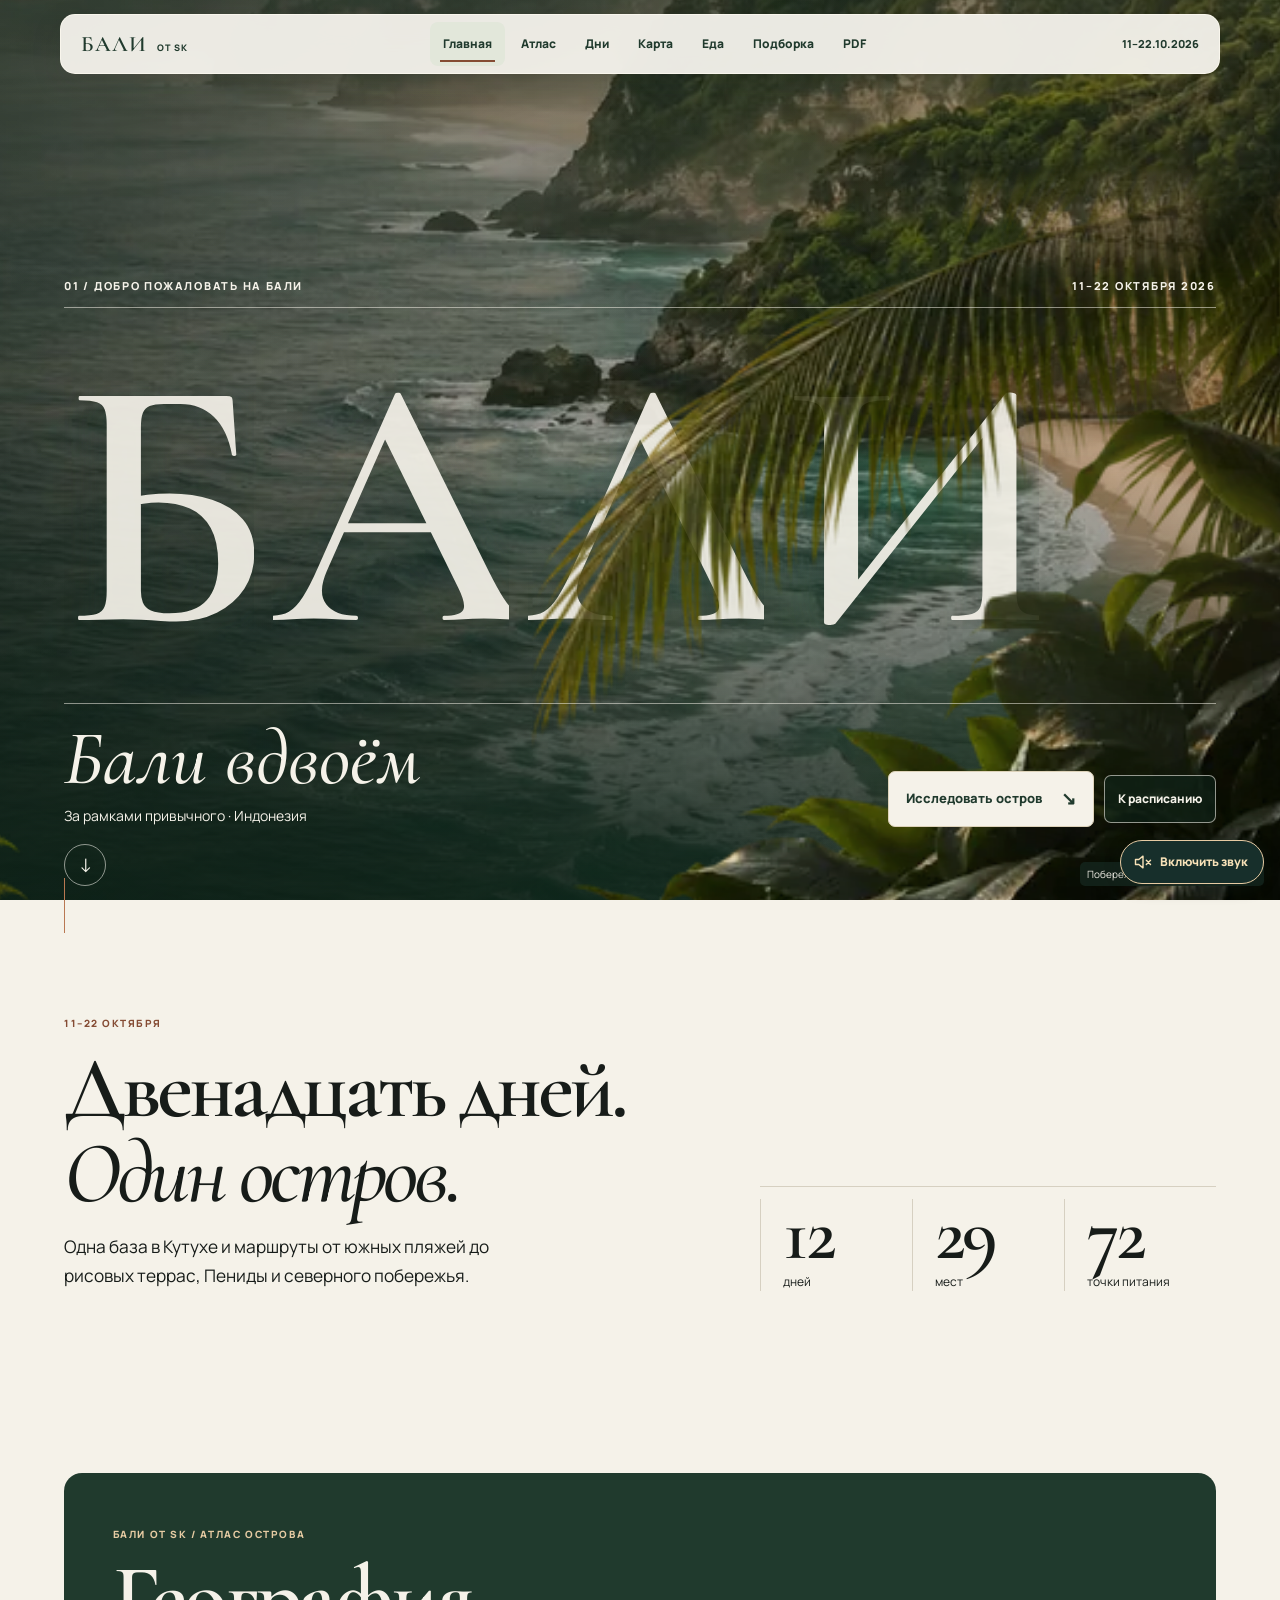
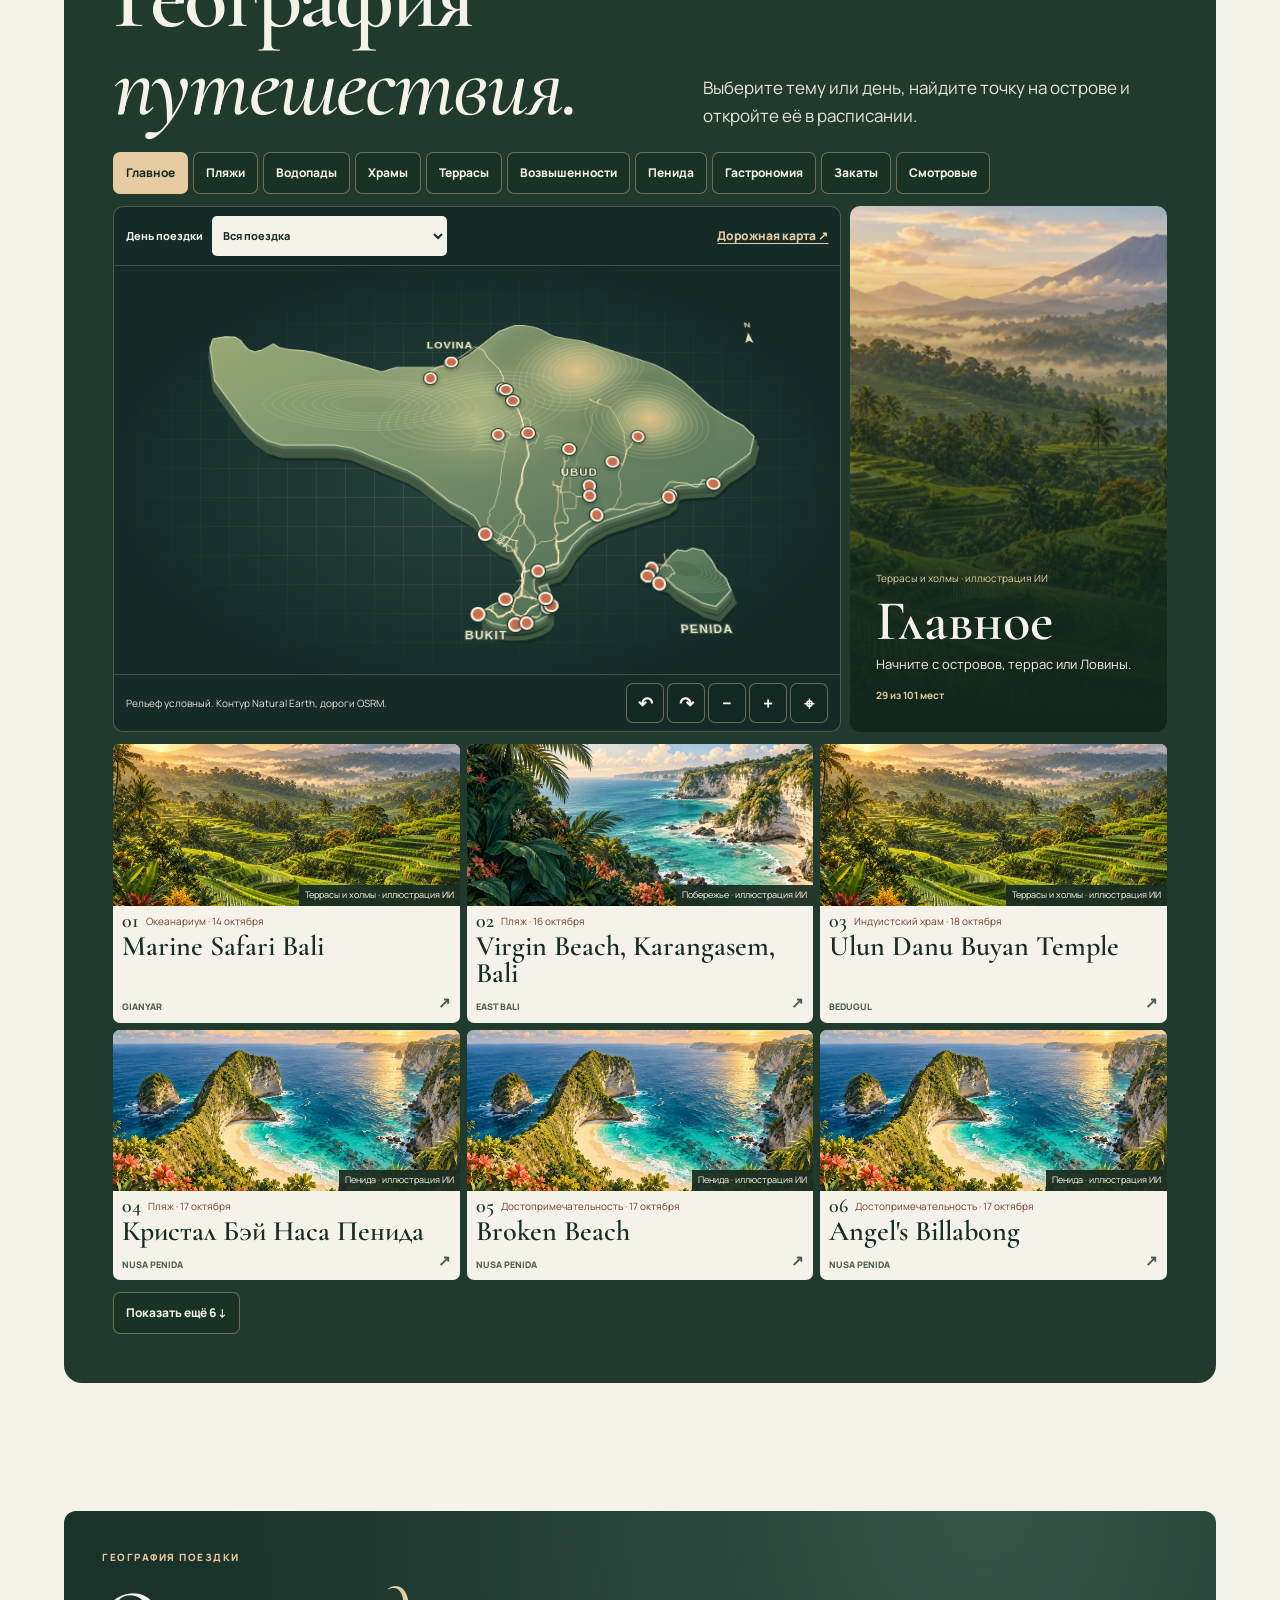
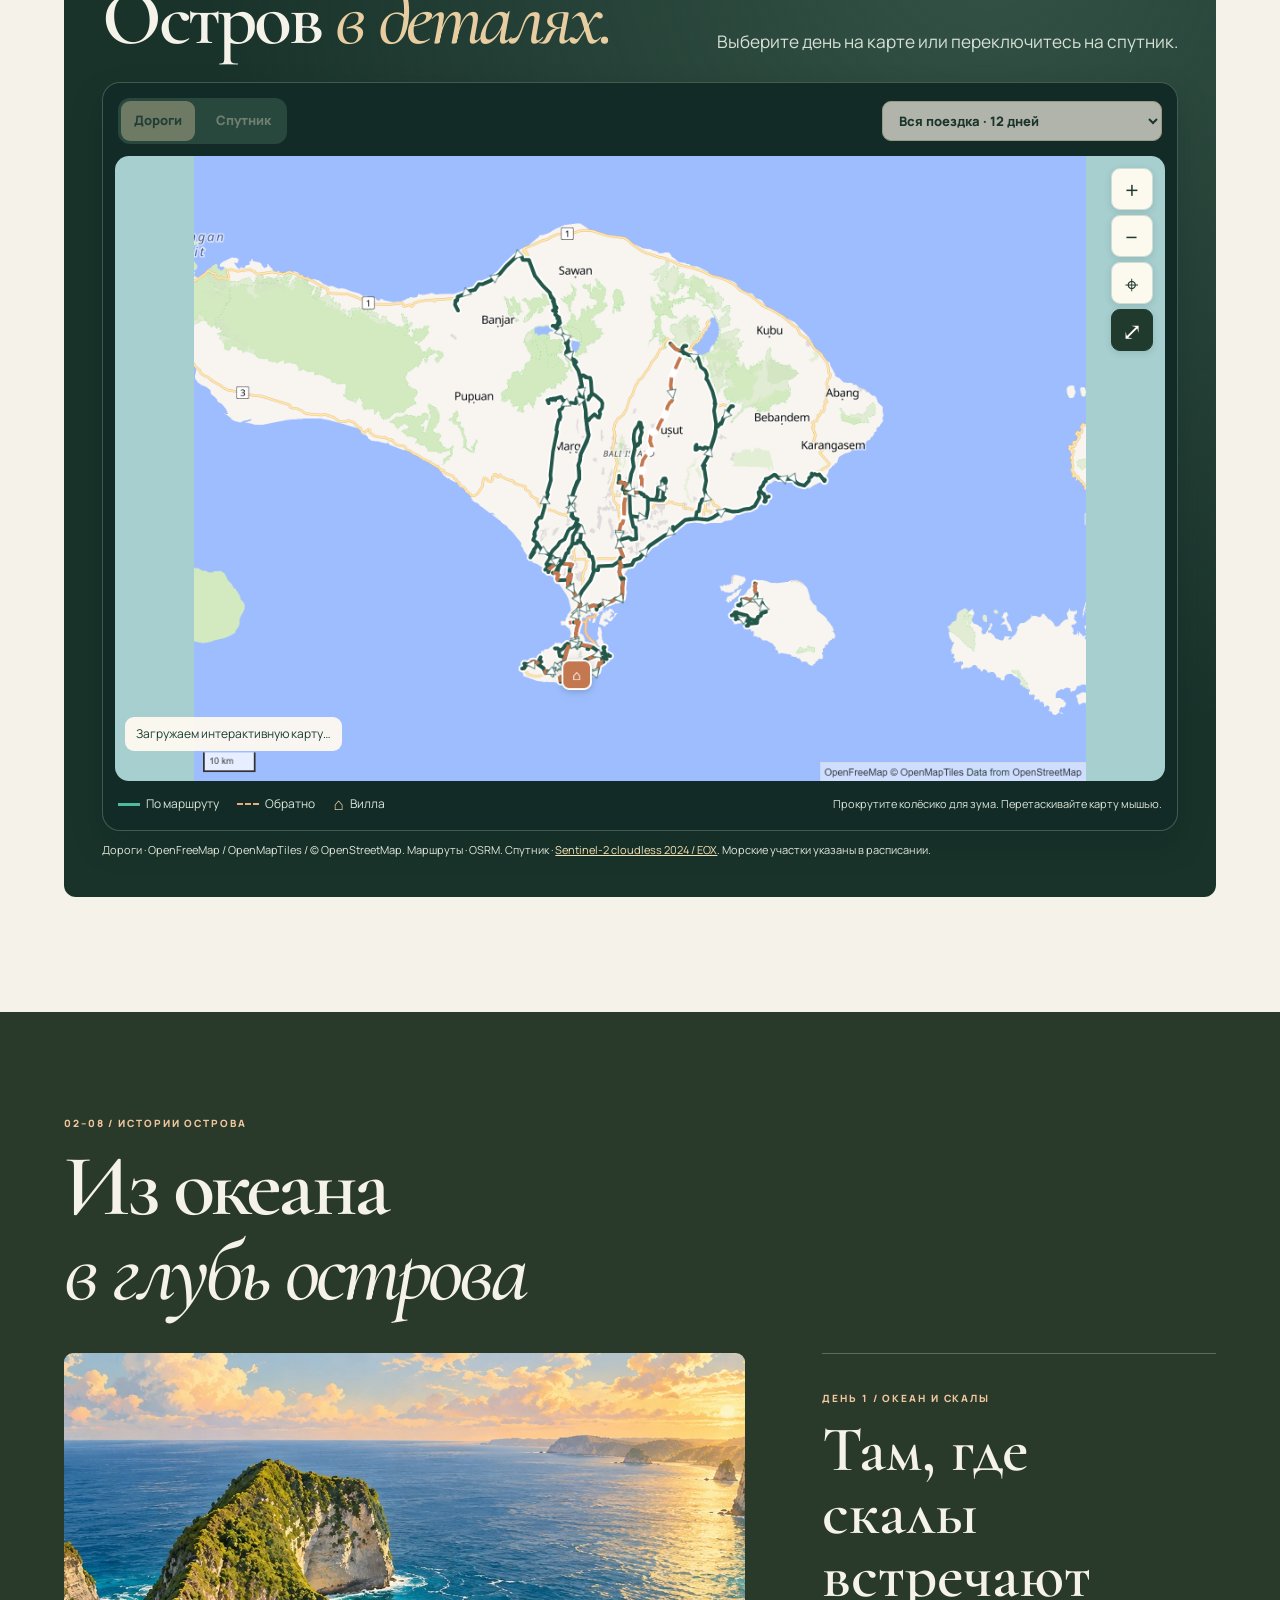
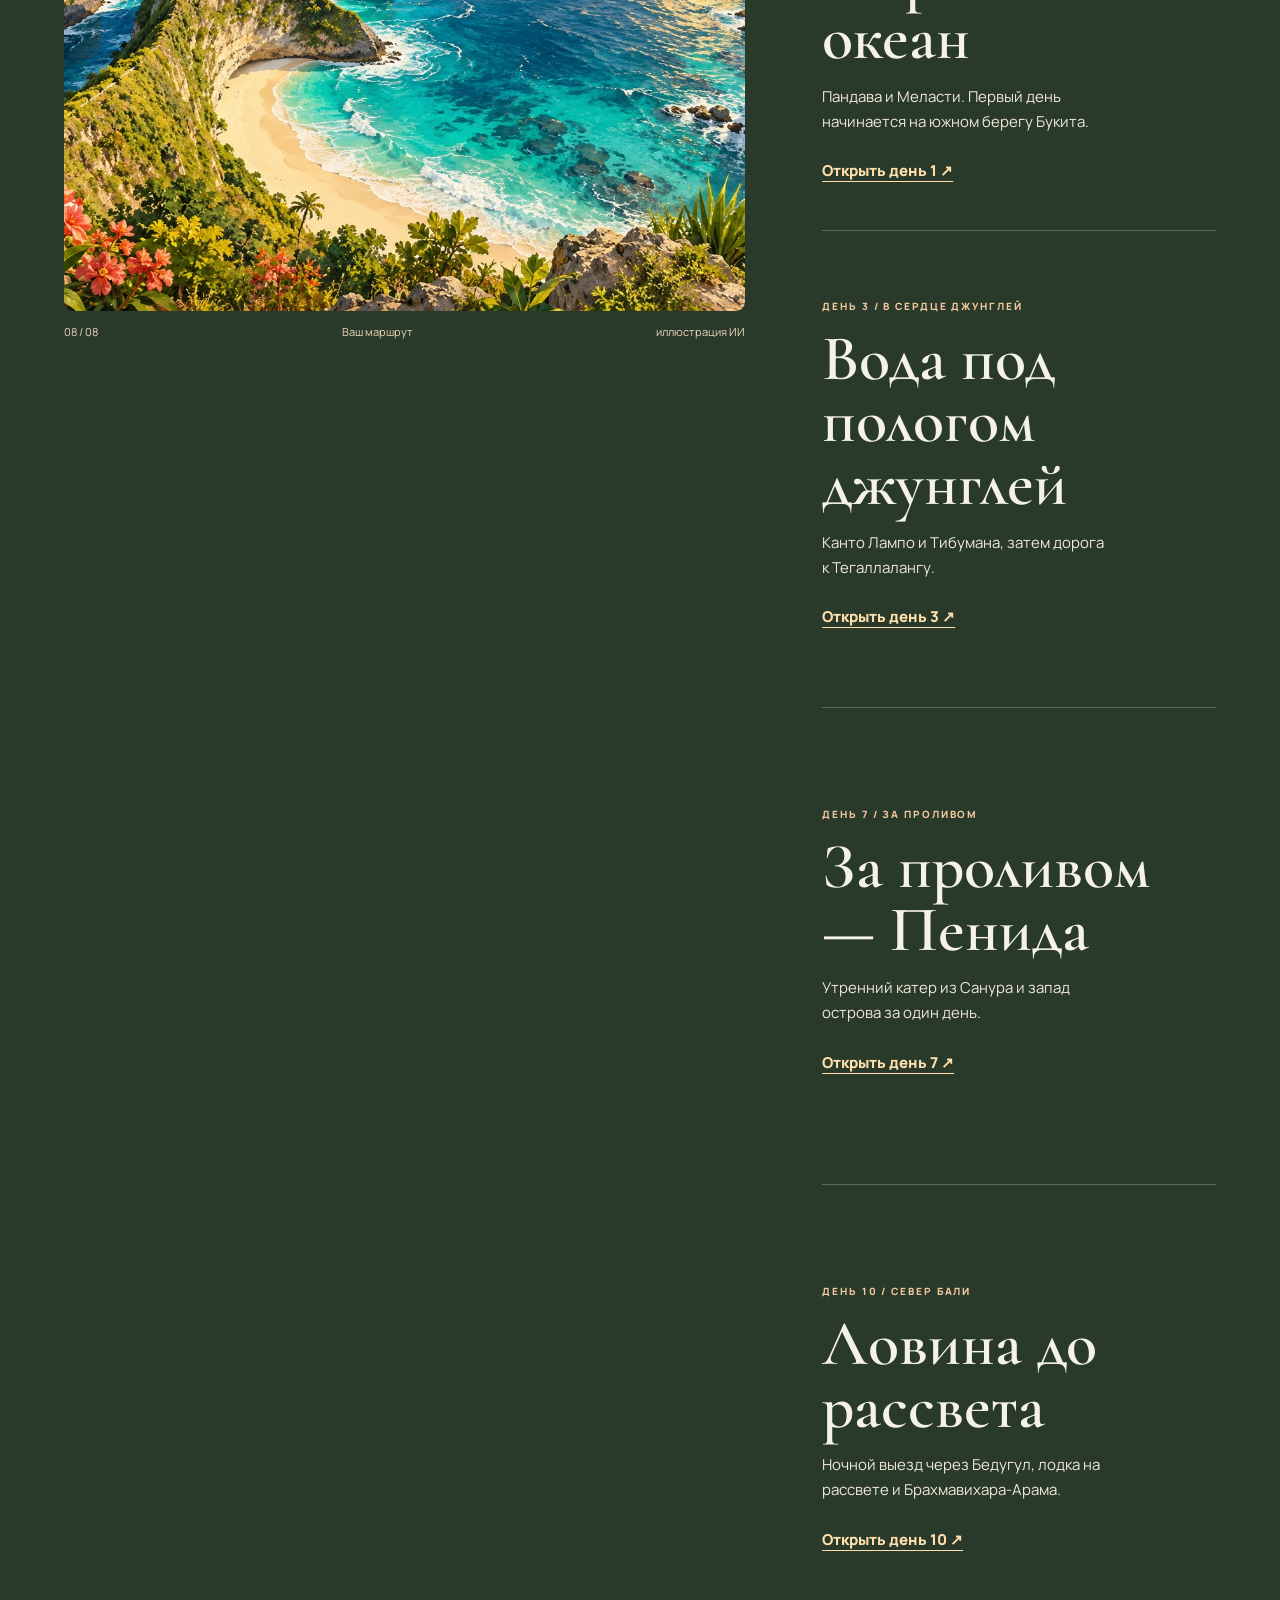
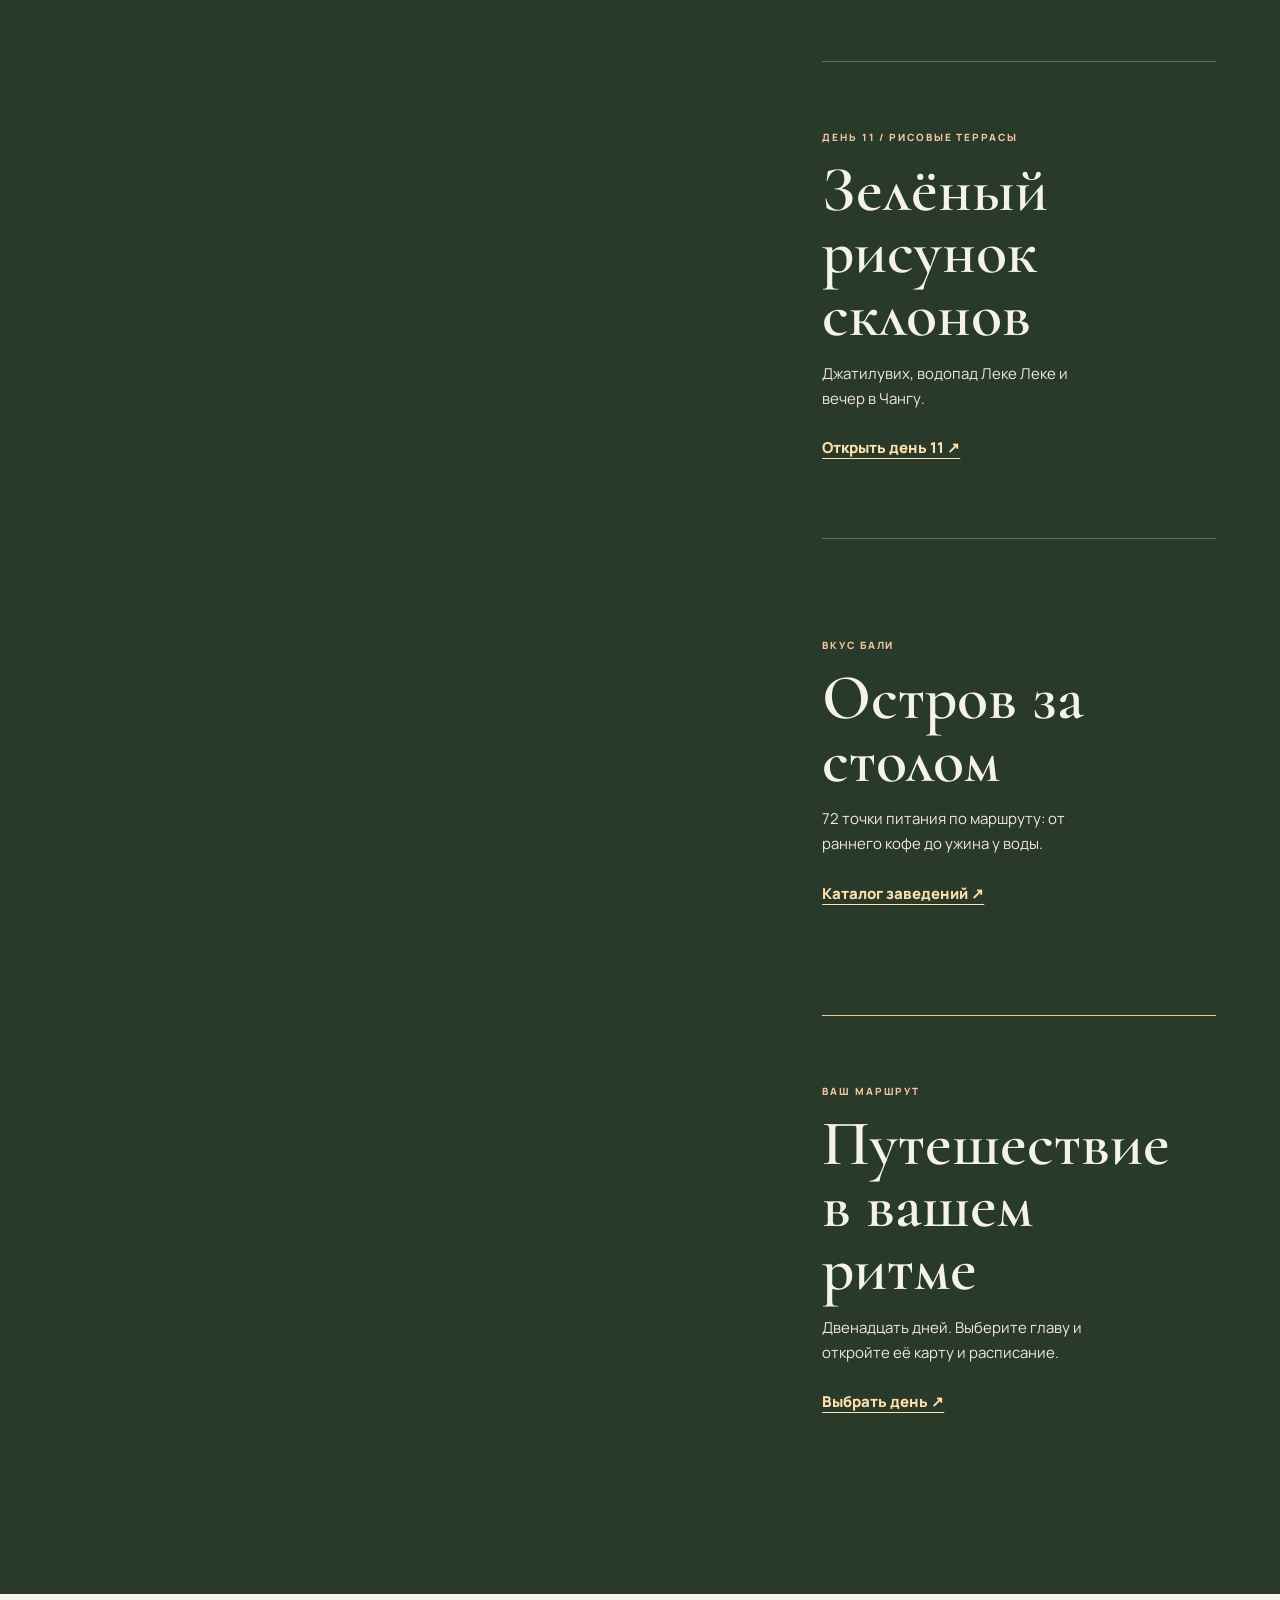
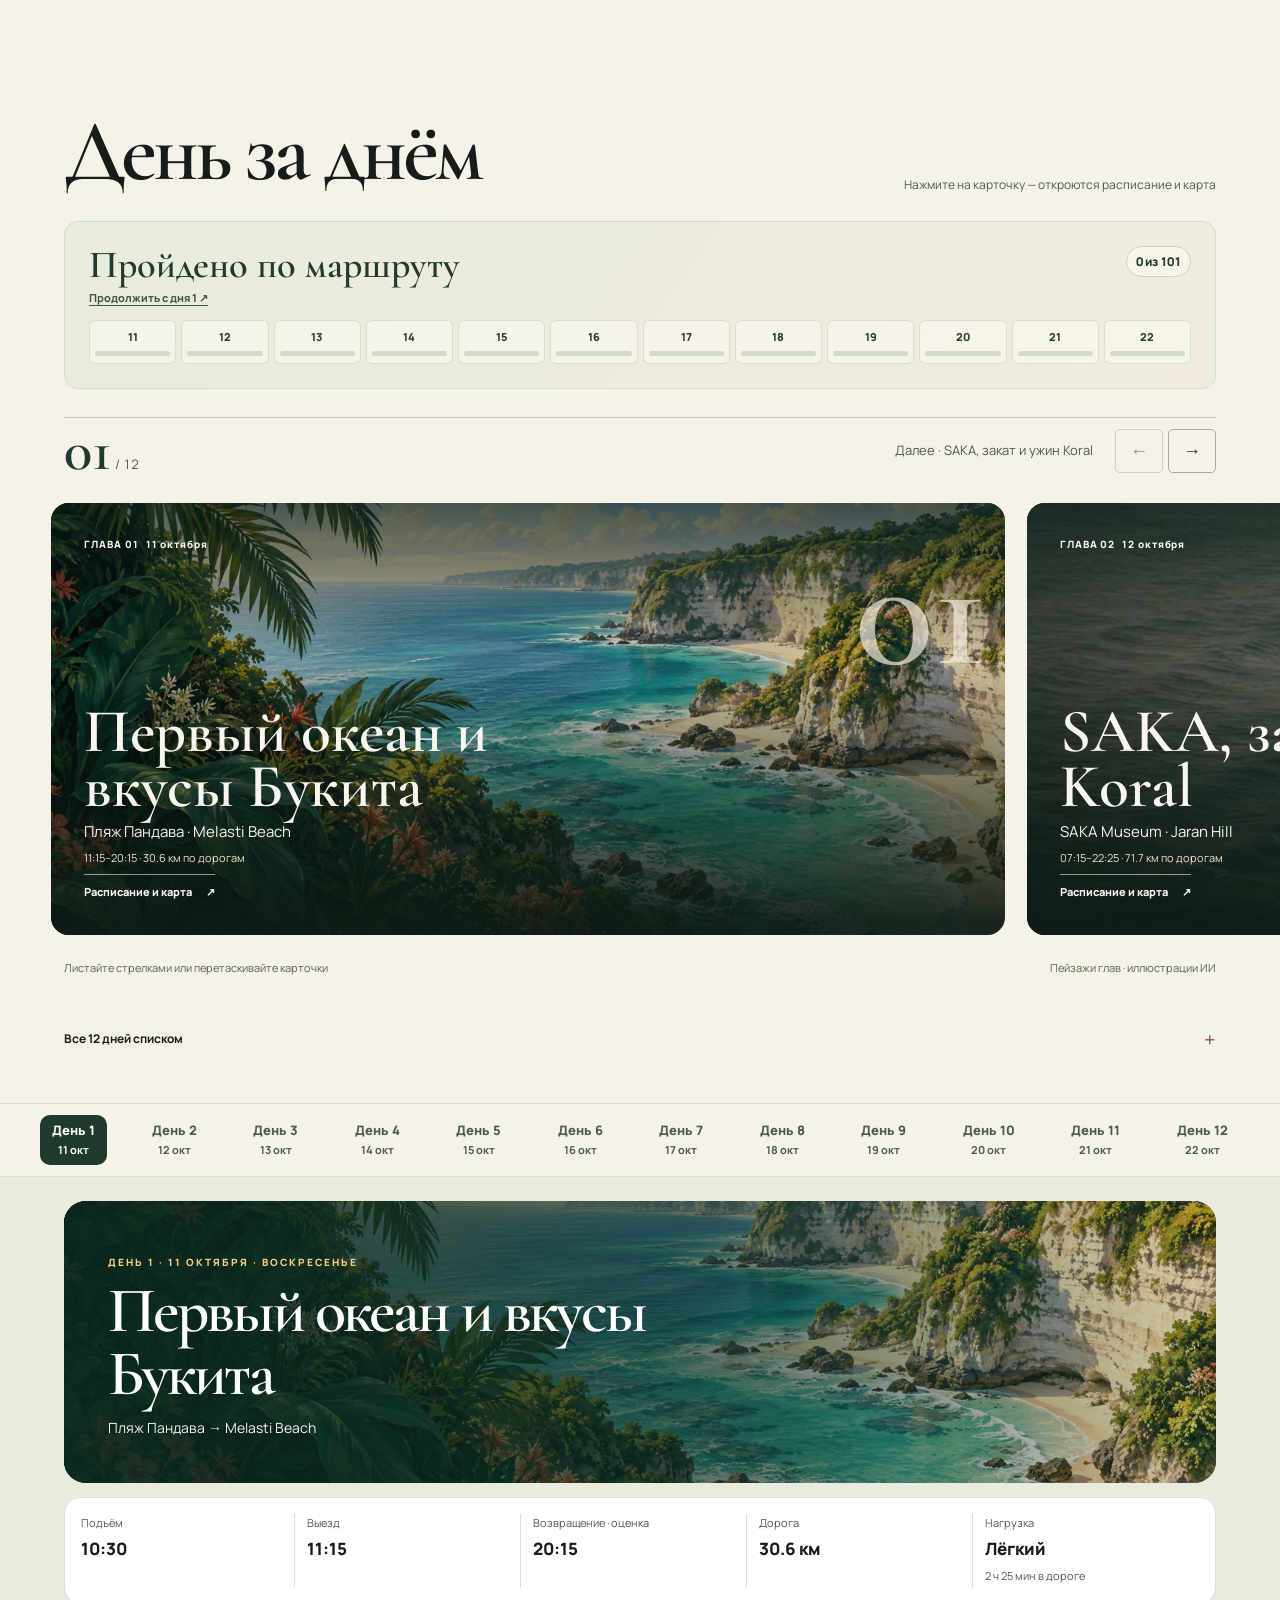
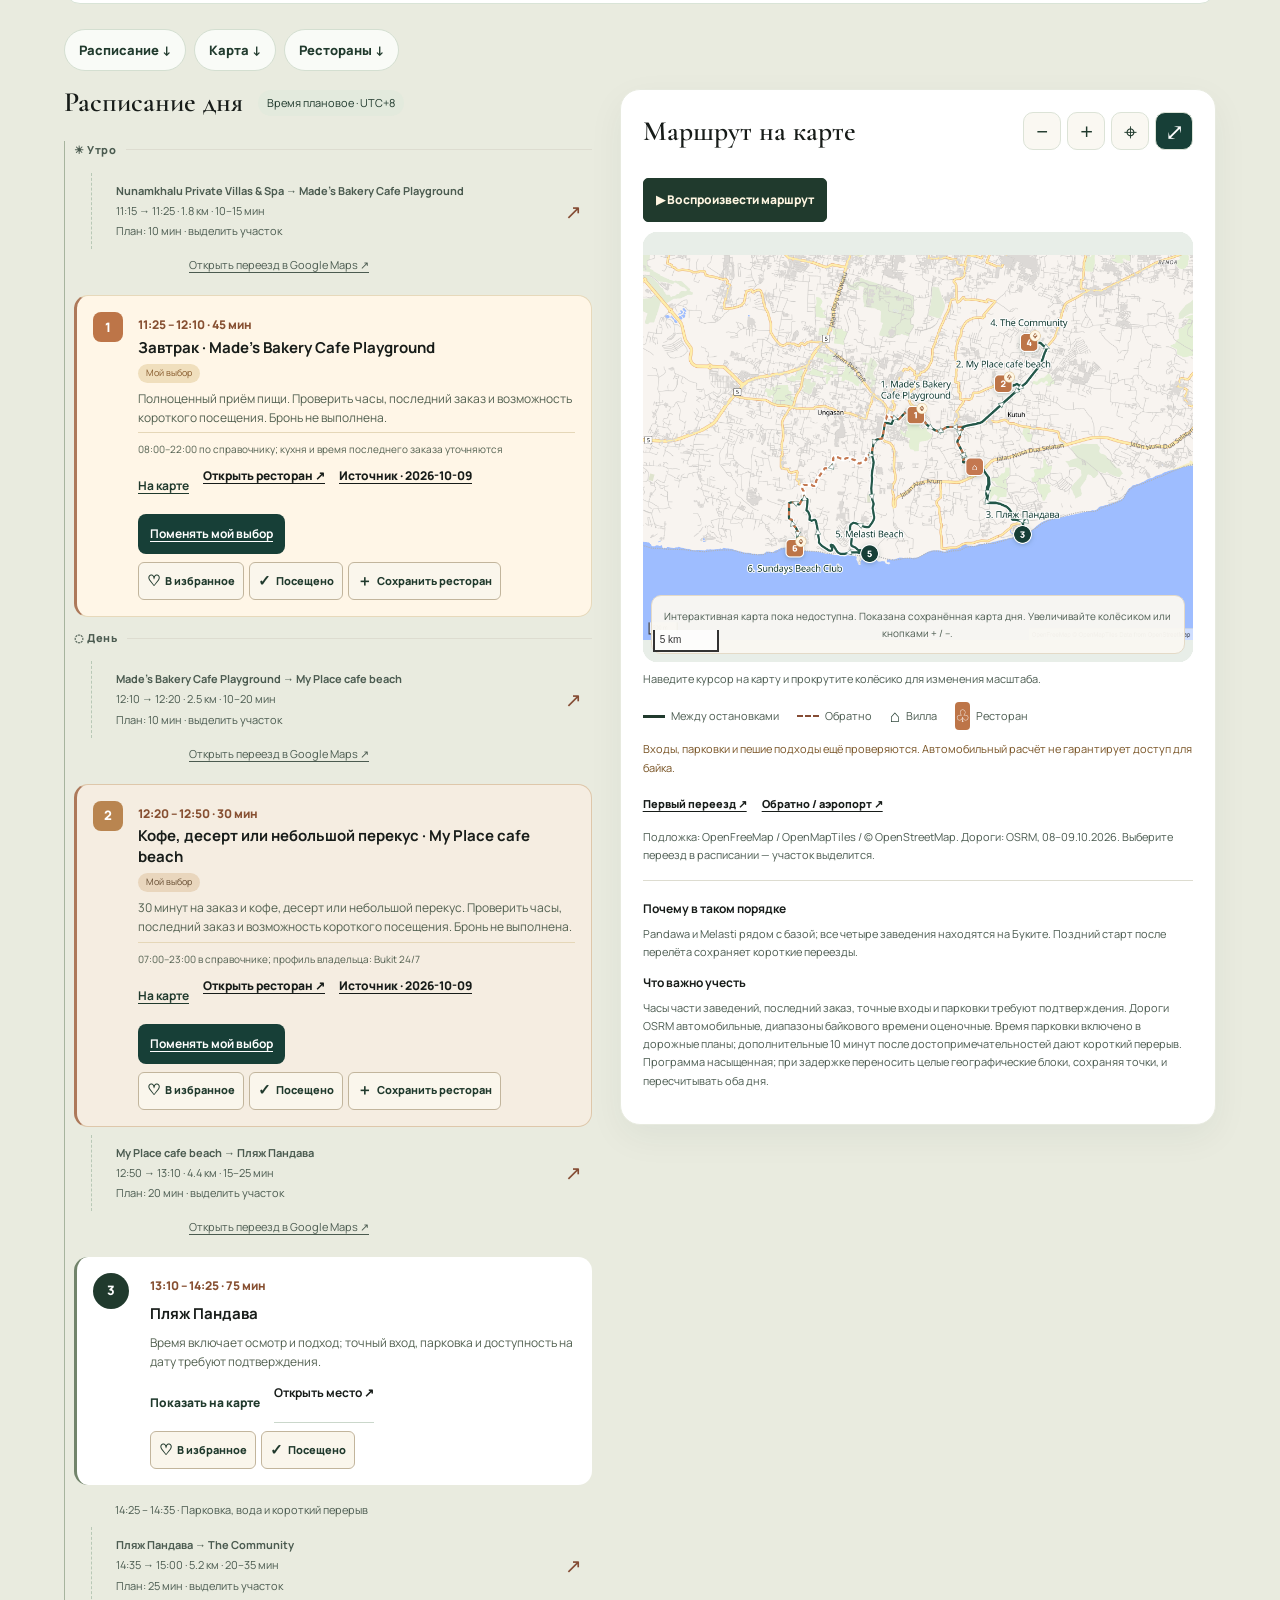
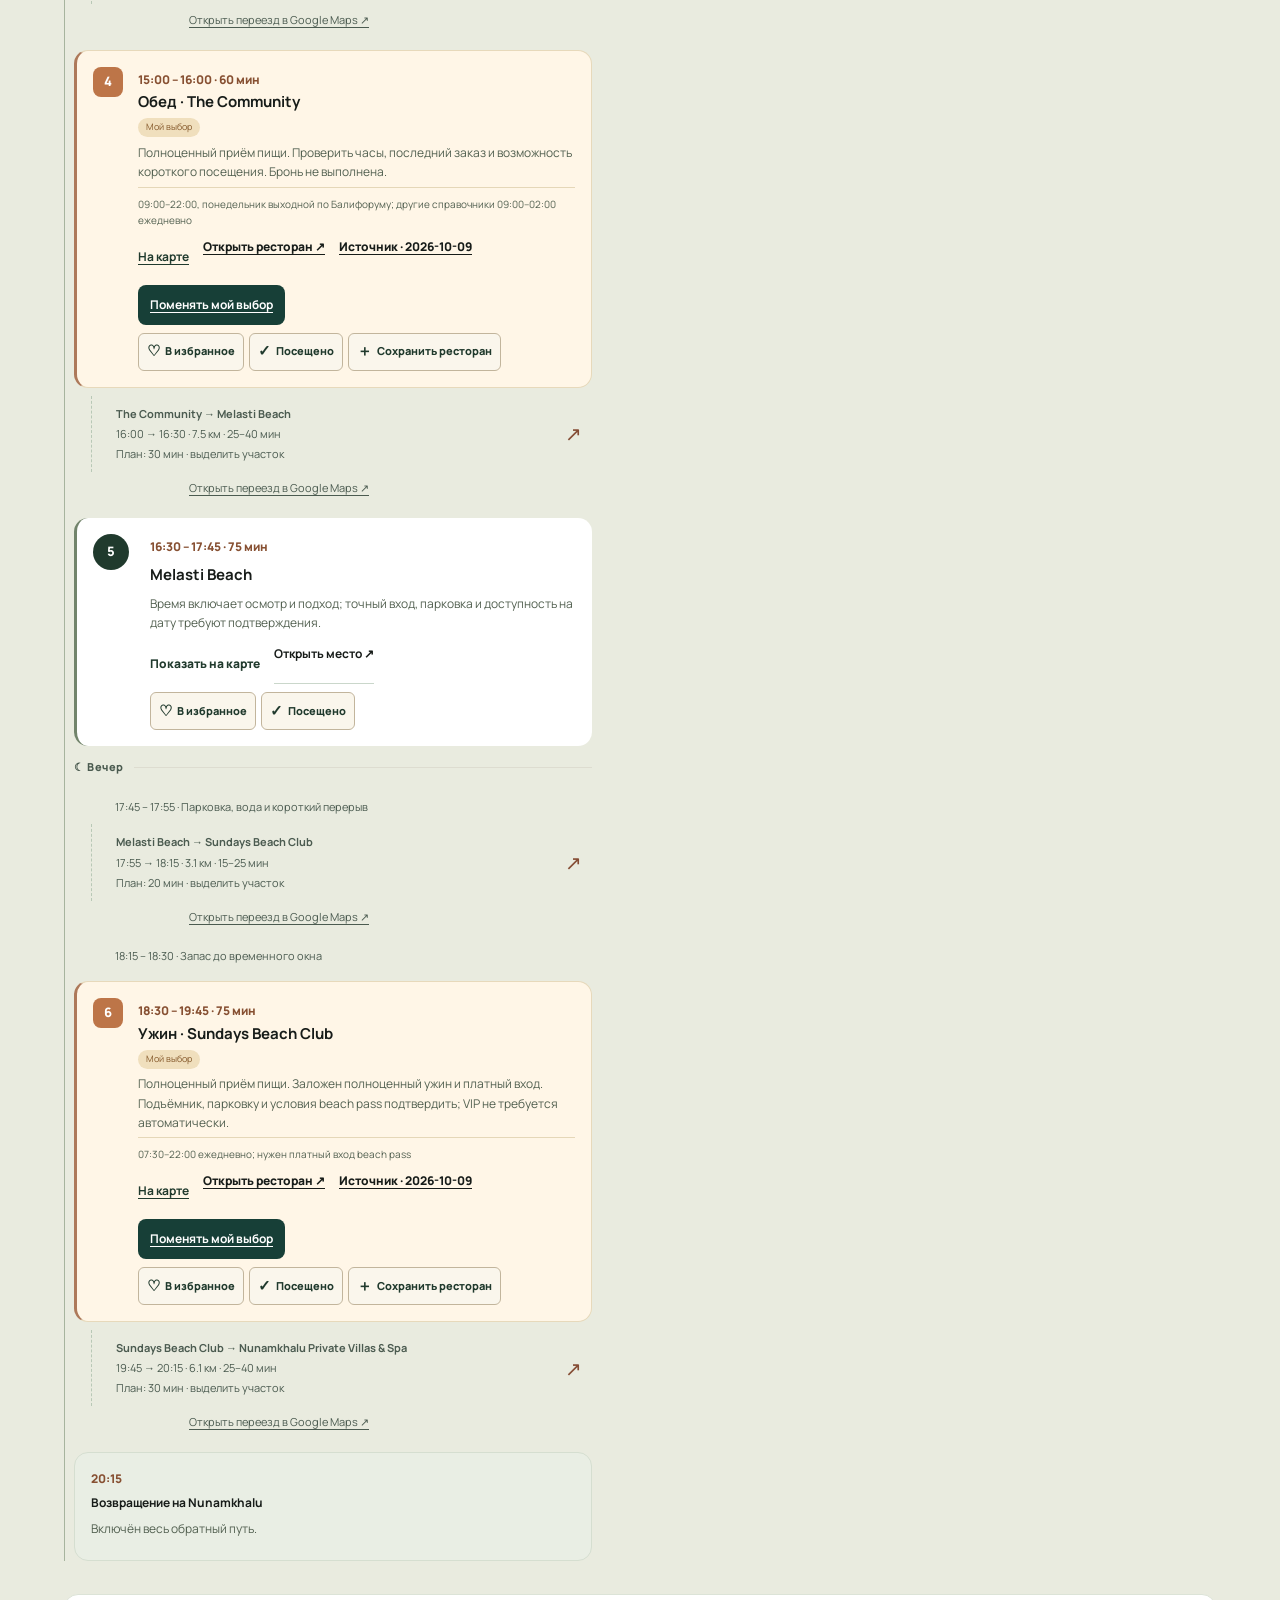
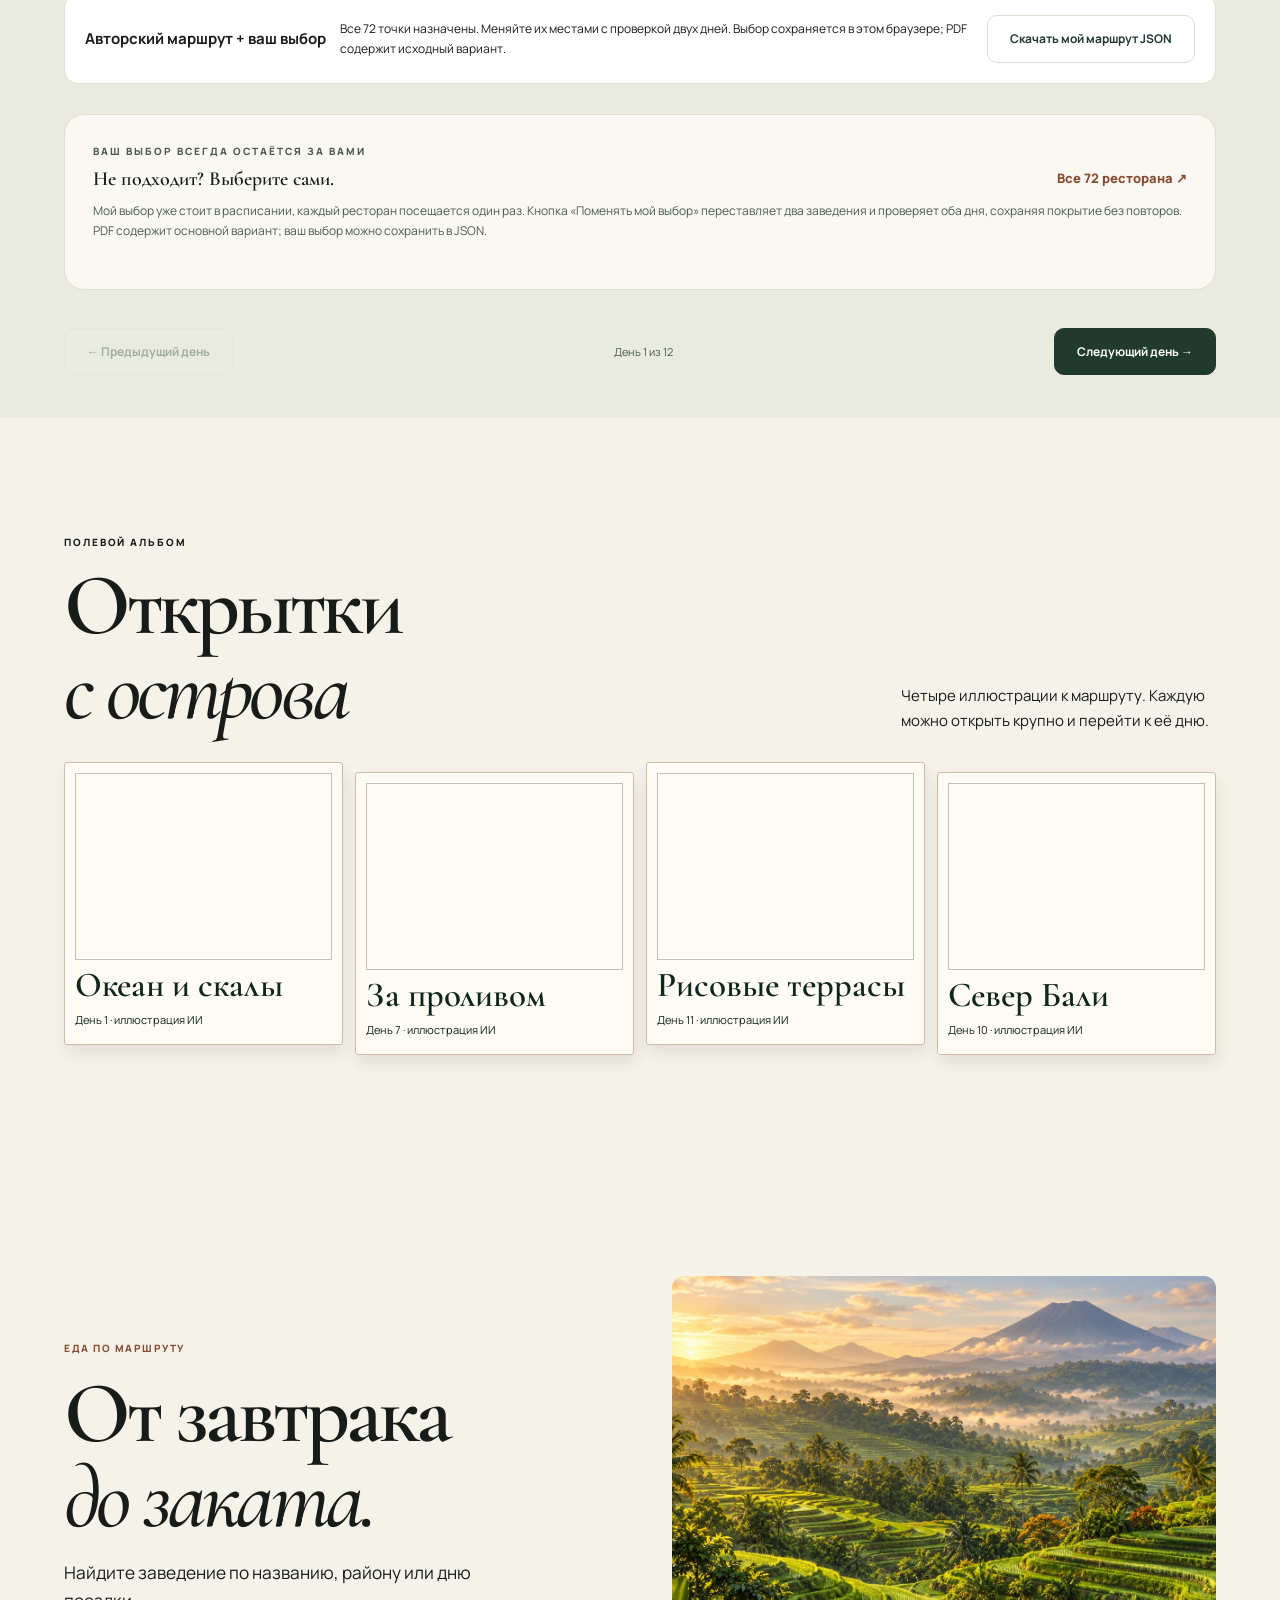
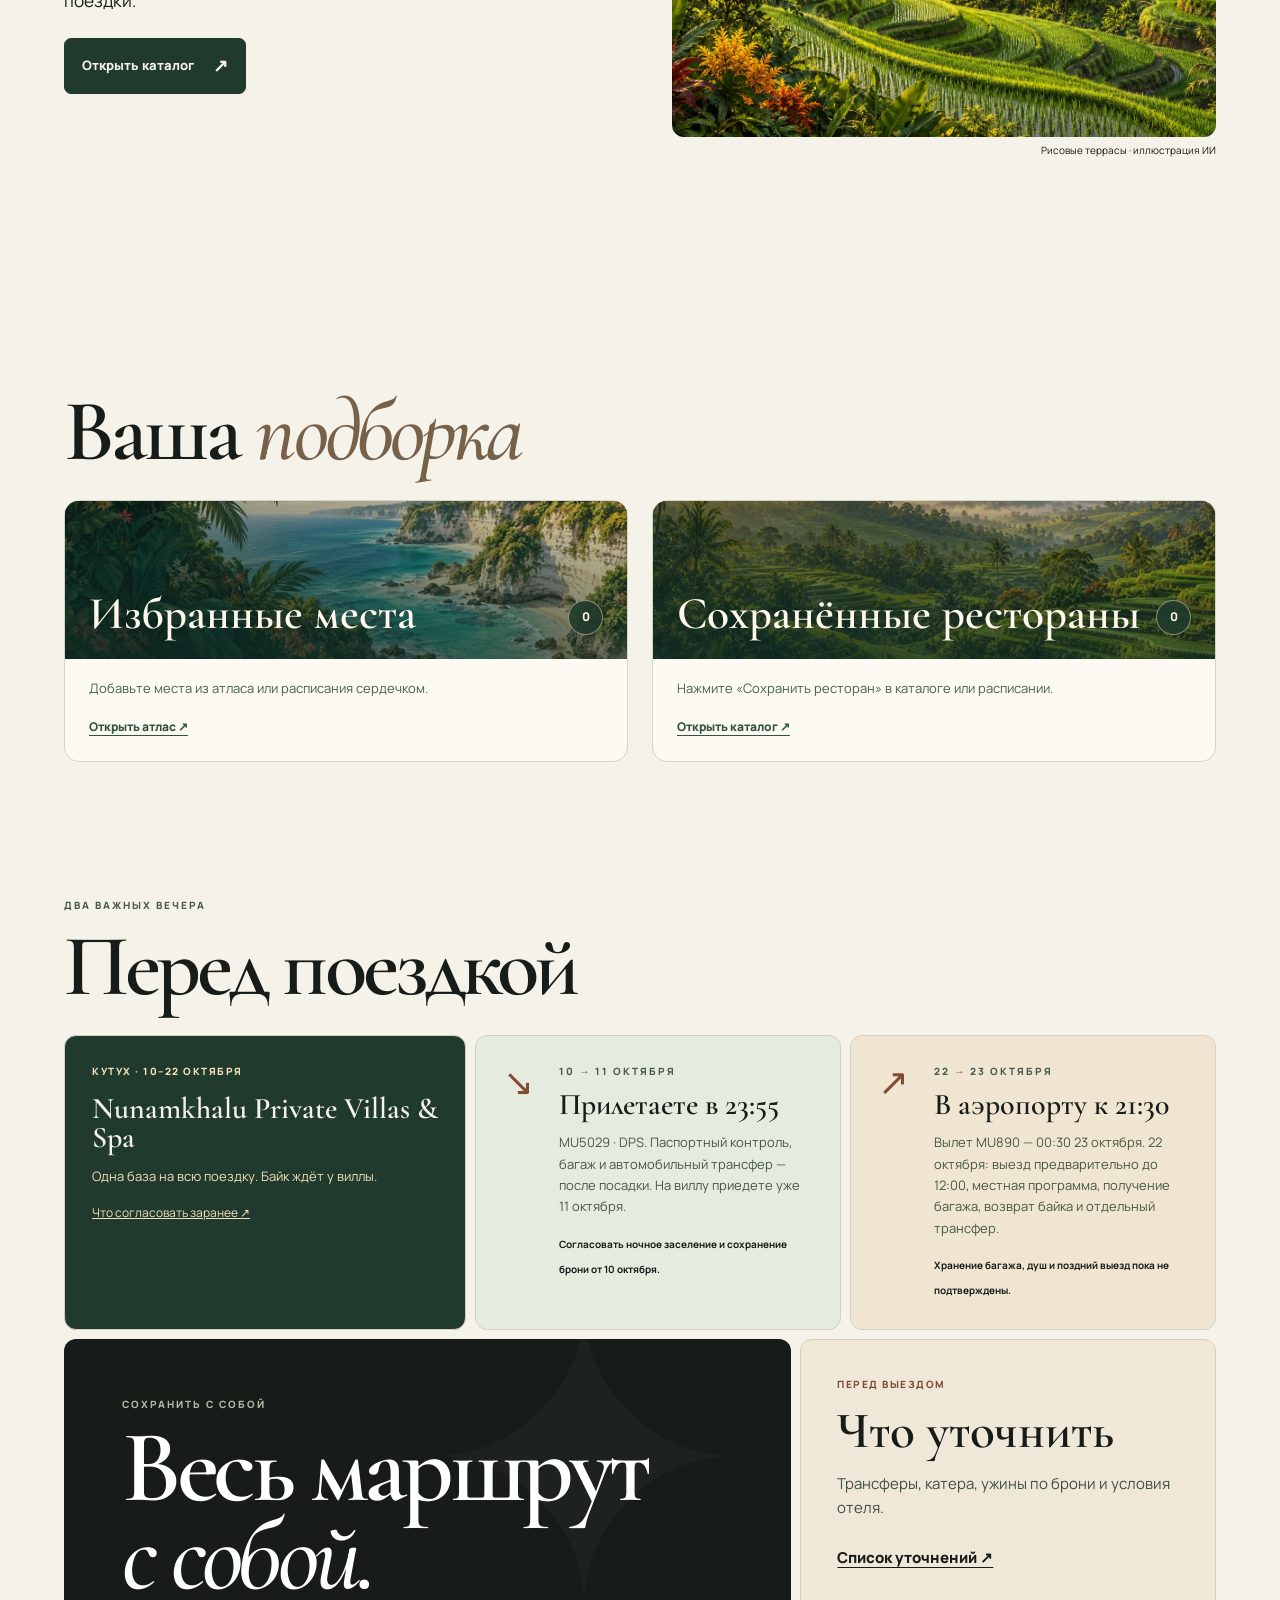
<file: index.html>
<!doctype html><html lang="ru"><head><meta charset="utf-8"><meta name="viewport" content="width=device-width,initial-scale=1,viewport-fit=cover"><meta name="theme-color" content="#23392B"><title>Бали от SK · Путеводитель</title><meta name="description" content="Личный маршрут по Бали: 12 дней, расписание, дорожные карты и иллюстрации."><link rel="icon" href="data:image/svg+xml,%3Csvg xmlns='http://www.w3.org/2000/svg' viewBox='0 0 40 40'%3E%3Crect width='40' height='40' rx='12' fill='%23173f37'/%3E%3Cpath d='M9 29Q18 8 31 13Q28 26 9 29' fill='%23e9b661'/%3E%3C/svg%3E"><link rel="preload" as="image" href="assets/bukit-journal-mobile.avif" type="image/avif" media="(max-width: 760px)" fetchpriority="high"><link rel="preload" as="image" href="assets/bukit-journal.avif" type="image/avif" media="(min-width: 761px)" fetchpriority="high"><link rel="stylesheet" href="assets/fonts/fonts.css"><link rel="stylesheet" href="guide.css?v=all72-v2"><link rel="stylesheet" href="editorial.css?v=overview1"><link rel="stylesheet" href="experience.css?v=audit1"><link rel="stylesheet" href="bali-audio.css?v=1"><script src="bali-audio.js?v=foreground1" defer></script><script src="experience.js?v=ru1" defer></script><script src="trip-overview-map.js?v=map-room1" defer></script><script src="guide.js?v=ru1" defer></script><link rel="stylesheet" href="beyond.css?v=postcard-window2"><link rel="stylesheet" href="beyond-atlas.css?v=atlas2" media="print" onload="this.media='all'"><noscript><link rel="stylesheet" href="beyond-atlas.css?v=atlas2"></noscript><link rel="stylesheet" href="beyond-film.css?v=rail4" media="print" onload="this.media='all'"><noscript><link rel="stylesheet" href="beyond-film.css?v=rail4"></noscript><link rel="stylesheet" href="beyond-passport.css?v=journey1" media="print" onload="this.media='all'"><noscript><link rel="stylesheet" href="beyond-passport.css?v=journey1"></noscript><script src="beyond-passport.js?v=map-room1" defer></script><script src="beyond-atlas.js?v=atlas2" defer></script><script src="beyond-film.js?v=rail4" defer></script><script src="beyond.js?v=chapter-order1" defer></script></head>
<body class="experience beyond">
<a class="skip-link" href="#mainContent">К содержанию</a>
<header class="exp-masthead">
  <a class="exp-brand" href="#top" aria-label="Бали от SK, главная">БАЛИ <span>ОТ SK</span></a>
  <nav class="exp-nav" aria-label="Главная навигация">
    <a href="#top" data-mini-icon="⌂" data-scene-link>Главная</a>
    <a href="#exploreBali" data-mini-icon="≋" data-scene-link>Атлас</a>
    <a href="#overviewHeading" data-mini-icon="▤" data-scene-link>Дни</a>
    <a href="#trip-map" data-mini-icon="⌖" data-scene-link>Карта</a>
    <a href="restaurants.html" class="beyond-desktop-nav">Еда</a><a href="#myBali" data-mini-icon="◇" data-scene-link>Подборка</a>
    <a href="guide.pdf" id="pdfLink" data-mini-icon="↓" aria-label="Открыть PDF путеводителя">PDF</a>
  </nav>
  <span class="exp-nav-date">11–22.10.2026</span>
  <span class="exp-progress" aria-hidden="true"></span>
</header>
<button type="button" class="exp-sound" data-ocean-sound aria-label="Звук океана" aria-pressed="false" hidden>
  <svg viewBox="0 0 24 24" width="20" height="20" fill="none" stroke="currentColor" stroke-width="1.7" stroke-linecap="round" stroke-linejoin="round" aria-hidden="true"><path d="M3 9h4l5-4v14l-5-4H3z"/><path class="exp-sound-waves" d="M16 9a4 4 0 0 1 0 6m2.5-9a8 8 0 0 1 0 12"/><path class="exp-sound-slash" d="m16 10 5 5m0-5-5 5"/></svg>
  <span class="exp-sound-label" aria-hidden="true">Включить звук</span>
</button>
<main id="mainContent" tabindex="-1">
<section class="exp-hero" id="top" aria-labelledby="coverTitle">
  <picture class="exp-hero-art">
    <source media="(max-width: 760px)" type="image/avif" srcset="assets/bukit-journal-mobile.avif">
    <source media="(max-width: 760px)" srcset="assets/bukit-journal-mobile.webp">
    <source type="image/avif" srcset="assets/bukit-journal.avif">
    <img src="assets/bukit-journal.webp" alt="Сгенерированная иллюстрация побережья Букита в вечернем свете" width="1536" height="1024" fetchpriority="high">
  </picture>
  <div class="exp-hero-inner">
    <div class="exp-hero-meta"><span>01 / ДОБРО ПОЖАЛОВАТЬ НА БАЛИ</span><time datetime="2026-10-11">11–22 ОКТЯБРЯ 2026</time></div>
    <div class="exp-wordmark" aria-hidden="true"><span>Б</span><span>А</span><span>Л</span><span>И</span></div>
    <div class="exp-hero-foot">
      <div><h1 id="coverTitle">Бали вдвоём</h1><p>За рамками привычного · Индонезия</p></div>
      <div class="exp-hero-actions"><a class="exp-cta" href="#exploreBali">Исследовать остров <span aria-hidden="true">↘</span></a><a class="beyond-secondary" href="#overviewHeading">К расписанию</a></div>
    </div>
  </div>
  <picture><source media="(max-width: 760px)" srcset="assets/beyond-foreground-mobile.webp"><img class="beyond-foliage" src="assets/beyond-foreground.webp" alt="" width="1100" height="619" fetchpriority="low"></picture>
  <a class="exp-scroll" href="#journey" aria-label="Прокрутить к маршруту">↓</a>
  <span class="exp-credit">Побережье Бали · иллюстрация ИИ</span>
</section>
<section id="journey" class="container exp-intro" aria-labelledby="journeyTitle">
  <div><span class="exp-label">11–22 ОКТЯБРЯ</span><h2 id="journeyTitle">Двенадцать дней.<br><em>Один остров.</em></h2>
  <p>Одна база в Кутухе и маршруты от южных пляжей до рисовых террас, Пениды и северного побережья.</p></div>
  <dl class="exp-numbers"><div><dt>12</dt><dd>дней</dd></div><div><dt>29</dt><dd>мест</dd></div><div><dt>72</dt><dd>точки питания</dd></div></dl>
</section>
<section id="exploreBali" class="container"></section>
<section id="trip-map" class="container trip-map-overview" aria-labelledby="overviewMapHeading">
  <div class="exp-atlas-lead">
    <div><span class="exp-label">ГЕОГРАФИЯ ПОЕЗДКИ</span><h2 id="overviewMapHeading">Остров <em>в деталях.</em></h2></div>
    <p>Выберите день на карте или переключитесь на спутник.</p>
  </div>
  <div class="overview-panel" id="overviewPanel">
    <div class="overview-toolbar">
      <div class="overview-mode" role="group" aria-label="Подложка карты">
        <button type="button" data-overview-mode="roads" aria-pressed="true" disabled>Дороги</button>
        <button type="button" data-overview-mode="satellite" aria-pressed="false" disabled>Спутник</button>
      </div>
      <div class="overview-filter">
        <select id="overviewDay" aria-label="Маршрут на карте" disabled><option value="">Вся поездка · 12 дней</option></select>
        <button type="button" id="overviewDayLink" hidden>К расписанию ↓</button>
      </div>
    </div>
    <div class="overview-viewport" id="overviewViewport">
      <div class="overview-map" id="overviewMap" role="group" aria-label="Интерактивная карта всех маршрутов"></div>
      <img class="overview-fallback" id="overviewFallback" src="maps/overview.png" alt="Сохранённая карта дорожных маршрутов на Бали" loading="lazy" draggable="false">
      <div class="overview-map-tools" role="group" aria-label="Управление общей картой">
        <button type="button" id="overviewZoomIn" class="map-reset" aria-label="Приблизить" title="Приблизить">+</button>
        <button type="button" id="overviewZoomOut" class="map-reset" aria-label="Отдалить" title="Отдалить">−</button>
        <button type="button" id="overviewFit" class="map-reset" aria-label="Показать выбранный маршрут целиком" title="Маршрут целиком">⌖</button>
        <button type="button" id="overviewExpand" class="map-reset" aria-label="Развернуть общую карту" aria-expanded="false" title="Во весь экран">⤢</button>
      </div>
      <p class="overview-status" id="overviewStatus" role="status" hidden></p>
    </div>
    <div class="overview-footer">
      <div class="map-legend"><span><i class="legend-line"></i> По маршруту</span><span><i class="legend-line back"></i> Обратно</span><span><i class="legend-pin">⌂</i> Вилла</span></div>
      <p class="map-wheel-hint">Прокрутите колёсико для зума. Перетаскивайте карту мышью.</p>
    </div>
  </div>
  <p class="map-source">Дороги · OpenFreeMap / OpenMapTiles / © OpenStreetMap. Маршруты · OSRM. Спутник · <a href="https://maps.eox.at/" target="_blank" rel="noopener">Sentinel-2 cloudless 2024 / EOX</a>. Морские участки указаны в расписании.</p>
</section>
<section class="beyond-story" id="beyondStory" aria-labelledby="beyondStoryTitle">
  <div class="container">
    <header><p class="beyond-kicker">02–08 / Истории острова</p><h2 id="beyondStoryTitle">Из океана<br><em>в глубь острова</em></h2></header>
    <div class="beyond-story-stage">
      <figure class="beyond-story-frame">
        <img id="beyondStoryImage" src="assets/coast.webp" alt="" loading="lazy" width="1560" height="1040">
        <figcaption><span id="beyondStoryIndex">02 / 08</span><span id="beyondStoryName">Океан и скалы</span><span>иллюстрация ИИ</span></figcaption>
      </figure>
      <div id="beyondStoryTrack"></div>
    </div>
  </div>
</section>
<section class="days-overview" aria-labelledby="overviewHeading"><div class="container"><div class="section-head"><div><h2 id="overviewHeading">День за днём</h2></div><span class="section-hint">Нажмите на карточку — откроются расписание и карта</span></div><section id="tripProgress" class="trip-progress" aria-labelledby="tripProgressTitle">
  <div class="trip-progress-head">
    <div><h3 id="tripProgressTitle">Пройдено по маршруту</h3><a class="trip-resume" href="#overviewHeading" hidden></a></div>
    <span class="trip-progress-count" aria-live="polite"></span>
  </div>
  <nav class="trip-progress-days" aria-label="Посещения по датам"></nav>
</section></div><div id="journeyFilm"></div><div class="container"><details class="beyond-all-days"><summary>Все 12 дней списком</summary><div id="dayGrid" class="day-grid"><p>Загружаем дни…</p></div></details></div></section>
<section id="days" class="day-detail"><div class="date-nav" role="navigation" aria-label="Выбор дня"><div id="dayNav" class="date-nav-inner"></div></div><div class="container"><div id="dayHeader"></div><div id="daySummary" class="day-summary"></div>
<div class="exp-day-switch" role="group" aria-label="Вид дня">
  <button type="button" data-day-view="schedule" aria-controls="schedulePanel" aria-pressed="true">Расписание</button>
  <button type="button" data-day-view="map" aria-controls="map-section" aria-pressed="false">Карта</button>
  <a href="#overviewHeading">Все дни ↑</a>
</div>
<nav class="day-jumps" aria-label="Разделы дня">
  <button type="button" data-jump="scheduleTitle">Расписание ↓</button>
  <button type="button" data-jump="map-section">Карта ↓</button>
  <button type="button" data-jump="restaurantAlternatives">Рестораны ↓</button>
</nav><div class="day-layout"><section id="schedulePanel" class="schedule-panel" aria-labelledby="scheduleTitle"><div class="panel-title"><h3 id="scheduleTitle">Расписание дня</h3><span class="estimate-pill">Время плановое · UTC+8</span></div><div id="timeline"></div></section><aside id="map-section" class="map-panel"><div class="map-top"><div><h3 id="dayMapTitle" tabindex="-1">Маршрут на карте</h3></div><div class="map-tools" aria-label="Управление картой"><button id="mapZoomOut" class="map-reset" aria-label="Уменьшить карту" title="Уменьшить">−</button><button id="mapZoomIn" class="map-reset" aria-label="Увеличить карту" title="Увеличить">+</button><button id="fitRoute" class="map-reset" aria-label="Показать весь маршрут" title="Весь маршрут">⌖</button><button id="mapFullscreen" class="map-reset map-fullscreen" aria-label="Развернуть карту на весь экран" aria-expanded="false" title="На весь экран">⤢</button></div></div><div class="map-wrapper"><div id="map" role="group" aria-label="Интерактивная географическая карта маршрута"></div><img id="mapFallback" data-src="maps/day-01.png" alt="Сохранённая географическая карта этого дня"><div id="mapState" class="map-state" role="status"><span class="loader"></span> Загружаем географическую карту…</div></div><div id="routePlayer"></div><p class="map-wheel-hint">Наведите курсор на карту и прокрутите колёсико для изменения масштаба.</p><div class="map-legend"><span><i class="legend-line"></i> Между остановками</span><span><i class="legend-line back"></i> Обратно</span><span><i class="legend-pin">⌂</i> Вилла</span><span><i class="legend-pin food">♧</i> Ресторан</span></div><div id="mapNotice" class="map-notice"></div><div id="mapLinks" class="map-links"></div><p class="map-source">Подложка: OpenFreeMap / OpenMapTiles / © OpenStreetMap. Дороги: OSRM, 08–09.10.2026. Выберите переезд в расписании — участок выделится.</p><div id="dayAdvice" class="day-advice"></div></aside></div><section id="restaurantAlternatives" class="restaurant-alternatives" aria-label="Альтернативные рестораны дня"></section><div class="day-pagination"><button id="prevDay" class="secondary">← Предыдущий день</button><span id="pageIndex"></span><button id="nextDay" class="primary">Следующий день →</button></div></div></section>
<section class="beyond-diary container" id="beyondDiary" aria-labelledby="beyondDiaryTitle">
  <header><div><p class="beyond-kicker">Полевой альбом</p><h2 id="beyondDiaryTitle">Открытки<br><em>с острова</em></h2></div><p>Четыре иллюстрации к маршруту. Каждую можно открыть крупно и перейти к её дню.</p></header>
  <div class="beyond-diary-grid" id="beyondDiaryGrid"></div>
</section>
<dialog class="beyond-lightbox" id="beyondLightbox" aria-label="Открытки с острова">
  <img class="beyond-gallery-image" alt="" draggable="false">
  <div class="beyond-gallery-head">
    <span>Открытки с острова</span>
    <form method="dialog"><button type="submit" aria-label="Закрыть галерею" autofocus>×</button></form>
  </div>
  <div class="beyond-gallery-bottom">
    <div class="beyond-gallery-caption">
      <p class="beyond-kicker" data-gallery-caption></p>
      <h3 aria-live="polite"></h3>
    </div>
    <div class="beyond-gallery-toolbar">
      <div class="beyond-gallery-controls">
        <button type="button" data-gallery-step="-1" aria-label="Предыдущая открытка">←</button>
        <output aria-label="Номер открытки"></output>
        <button type="button" data-gallery-step="1" aria-label="Следующая открытка">→</button>
      </div>
      <a class="beyond-gallery-day" href="#overviewHeading" data-story-day>К расписанию <span aria-hidden="true">↗</span></a>
    </div>
  </div>
</dialog>

<section id="dining" class="exp-dining container" aria-labelledby="diningHeading">
  <div><span class="exp-label">ЕДА ПО МАРШРУТУ</span><h2 id="diningHeading">От завтрака<br><em>до заката.</em></h2>
    <p>Найдите заведение по названию, району или дню поездки.</p>
    <a class="exp-cta" href="restaurants.html">Открыть каталог <span aria-hidden="true">↗</span></a></div>
  <figure><img src="assets/rice.webp" width="1560" height="1040" alt="Сгенерированная иллюстрация рисовых террас" loading="lazy"><figcaption>Рисовые террасы · иллюстрация ИИ</figcaption></figure>
</section>
<section id="myBali" class="container trip-collection" aria-labelledby="tripCollectionTitle">
  <div class="section-head"><h2 id="tripCollectionTitle">Ваша <em>подборка</em></h2></div>
  <div class="trip-saved-grid">
    <article id="passportFavorites" class="trip-saved-card">
      <div class="trip-saved-cover">
        <img src="assets/coast-card.webp" width="640" height="426" loading="lazy" alt="">
        <h3>Избранные места</h3><span class="trip-saved-count" data-collection-count="favorite" aria-label="Количество избранных мест"></span>
      </div>
      <div class="trip-saved-body">
        <div data-collection-items="favorite"></div>
        <a href="#exploreBali">Открыть атлас ↗</a>
      </div>
    </article>
    <article class="trip-saved-card">
      <div class="trip-saved-cover">
        <img src="assets/rice-card.webp" width="640" height="426" loading="lazy" alt="">
        <h3>Сохранённые рестораны</h3><span class="trip-saved-count" data-collection-count="saved" aria-label="Количество сохранённых ресторанов"></span>
      </div>
      <div class="trip-saved-body">
        <div data-collection-items="saved"></div>
        <a href="restaurants.html">Открыть каталог ↗</a>
      </div>
    </article>
  </div>
</section>
<section id="practical" class="logistics container"><div class="section-head"><div><span class="eyebrow">ДВА ВАЖНЫХ ВЕЧЕРА</span><h2>Перед поездкой</h2></div></div><div class="logistics-grid"><article class="exp-stay"><div><span class="exp-label">КУТУХ · 10–22 ОКТЯБРЯ</span><h3>Nunamkhalu Private Villas &amp; Spa</h3><p>Одна база на всю поездку. Байк ждёт у виллы.</p><a href="BOOKINGS.md">Что согласовать заранее ↗</a></div></article><article class="arrival-card"><span class="logistics-icon">↘</span><div><span class="eyebrow">10 → 11 ОКТЯБРЯ</span><h3>Прилетаете в 23:55</h3><p>MU5029 · DPS. Паспортный контроль, багаж и автомобильный трансфер — после посадки. На виллу приедете уже 11 октября.</p><strong>Согласовать ночное заселение и сохранение брони от 10 октября.</strong></div></article><article class="departure-card"><span class="logistics-icon">↗</span><div><span class="eyebrow">22 → 23 ОКТЯБРЯ</span><h3>В аэропорту к 21:30</h3><p>Вылет MU890 — 00:30 23 октября. 22 октября: выезд предварительно до 12:00, местная программа, получение багажа, возврат байка и отдельный трансфер.</p><strong>Хранение багажа, душ и поздний выезд пока не подтверждены.</strong></div></article></div><div class="exp-practical-resources"><section class="download-section container" id="downloadSection"><span class="eyebrow">СОХРАНИТЬ С СОБОЙ</span><h2>Весь маршрут<br><em>с собой.</em></h2><p>Иллюстрированная PDF-версия содержит расписания и встроенные статические карты. Статусы уточнений сохранены.</p><a class="primary cream" href="guide.pdf" download>Скачать PDF ↓</a><a class="download-data" href="itinerary.json" download>Данные маршрута · JSON</a></section><aside class="exp-practical-note"><span class="exp-label">ПЕРЕД ВЫЕЗДОМ</span><h3>Что уточнить</h3><p>Трансферы, катера, ужины по брони и условия отеля.</p><a href="BOOKINGS.md">Список уточнений ↗</a></aside></div></section>
<section id="coverage" class="coverage-section container"><div class="section-head"><div><span class="eyebrow">НИ ОДНА ТОЧКА НЕ ПОТЕРЯНА</span><h2>Ваши списки и покрытие.</h2></div><a href="registry.json" download class="text-link">Полный реестр ↓</a></div><details><summary>29 достопримечательностей · предварительное распределение</summary><div id="coverageTable" class="coverage-grid"></div></details><details><summary>72 точки питания · даты посещений</summary><p>Все 72 точки назначены по одному разу. 36 основных приёмов пищи, 43 остановки на кофе, десерт или перекус; 7 основных приёмов — заранее полученные боксы. В Echo Beach возможность заказа еды не подтверждена.</p><div id="restaurantCoverageTable" class="coverage-grid"></div><a class="primary" href="restaurants.html">Посмотреть все рестораны ↗</a></details><details><summary>Источники, проверки и открытые вопросы</summary><ul id="limitations"></ul><div id="sourceLinks"></div><p>Картинки — сгенерированные иллюстрации. Географические карты и дорожные линии получены отдельно. Проверка источников: 9 октября 2026; состав списков — локальный снимок 6 октября.</p></details></section>
<footer class="container"><a class="brand" href="#top">✦ Бали <em>вдвоём</em></a><p>Персональный путеводитель · 11–22 октября 2026<br>Все даты и время — Бали, UTC+8.</p><a href="README.md">Как открыть и что уточнить</a></footer><div id="globalError" role="alert" hidden></div></main></body></html>
</file>
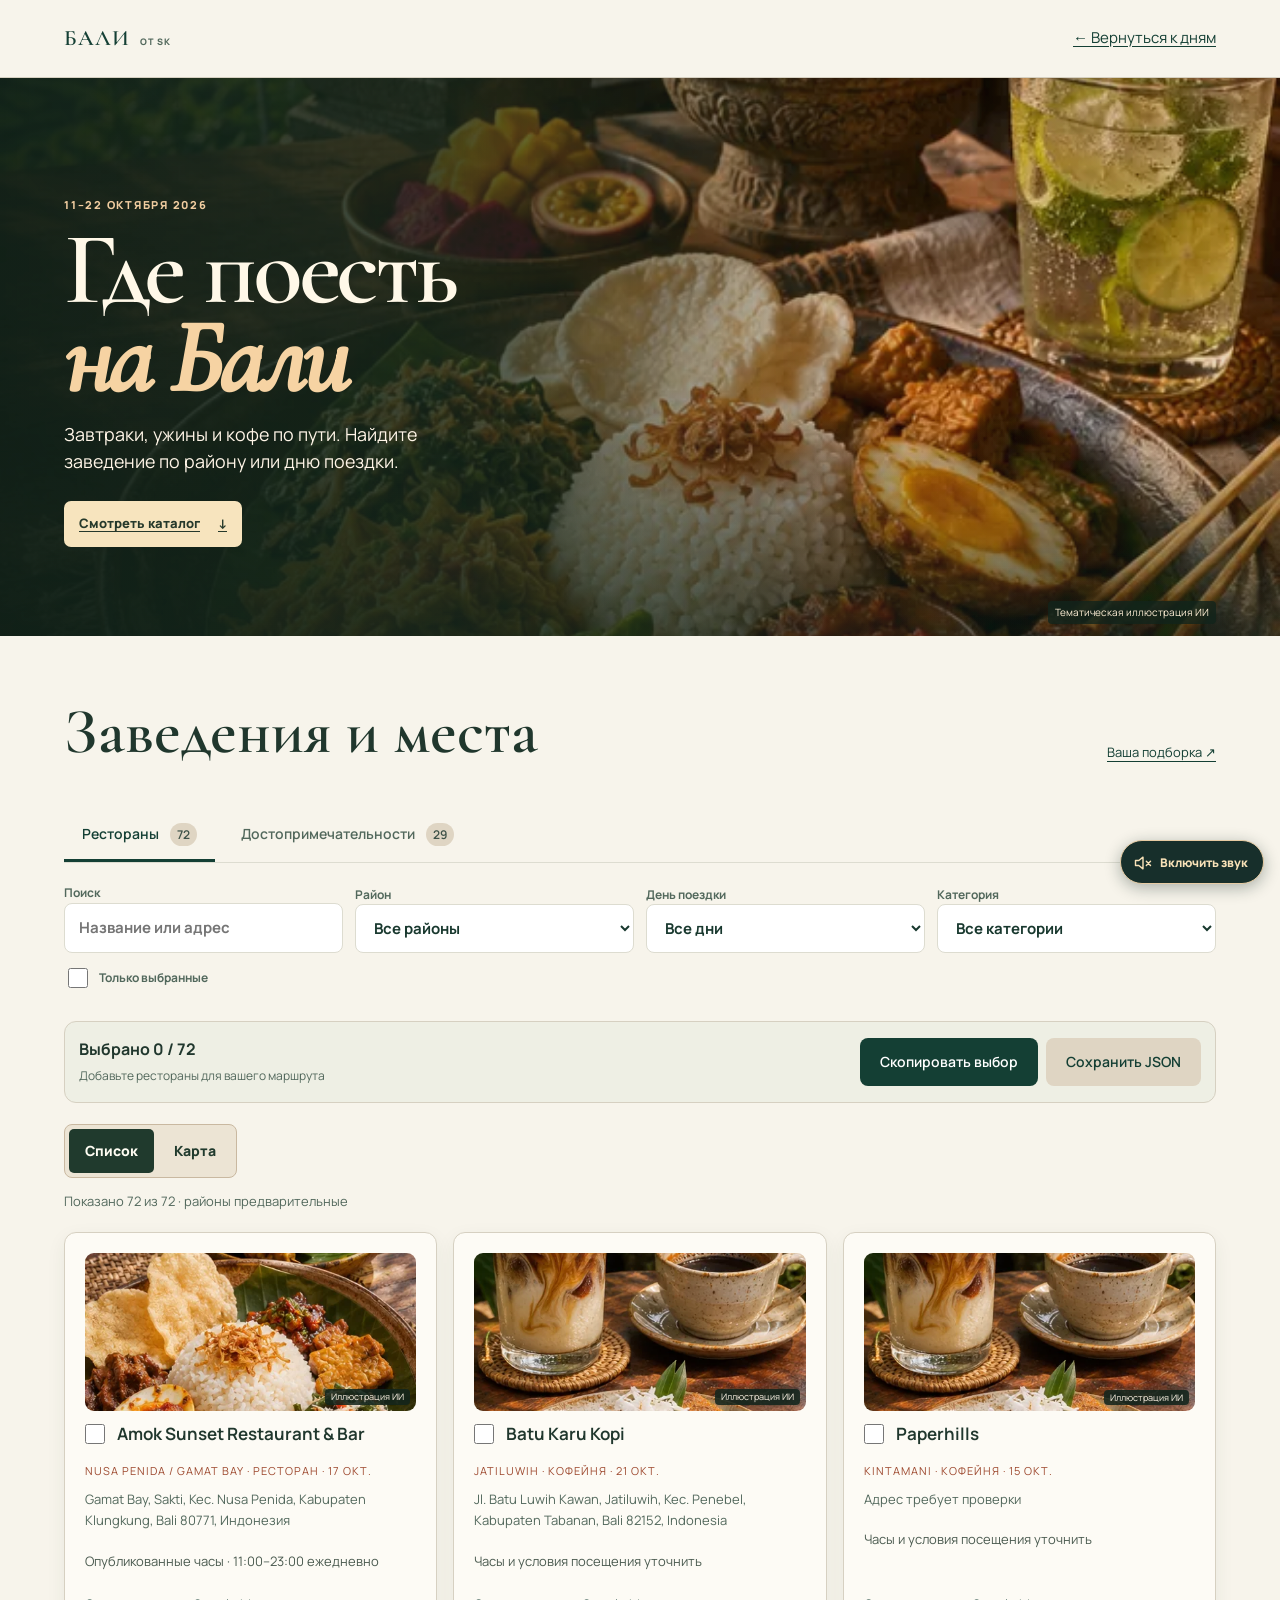
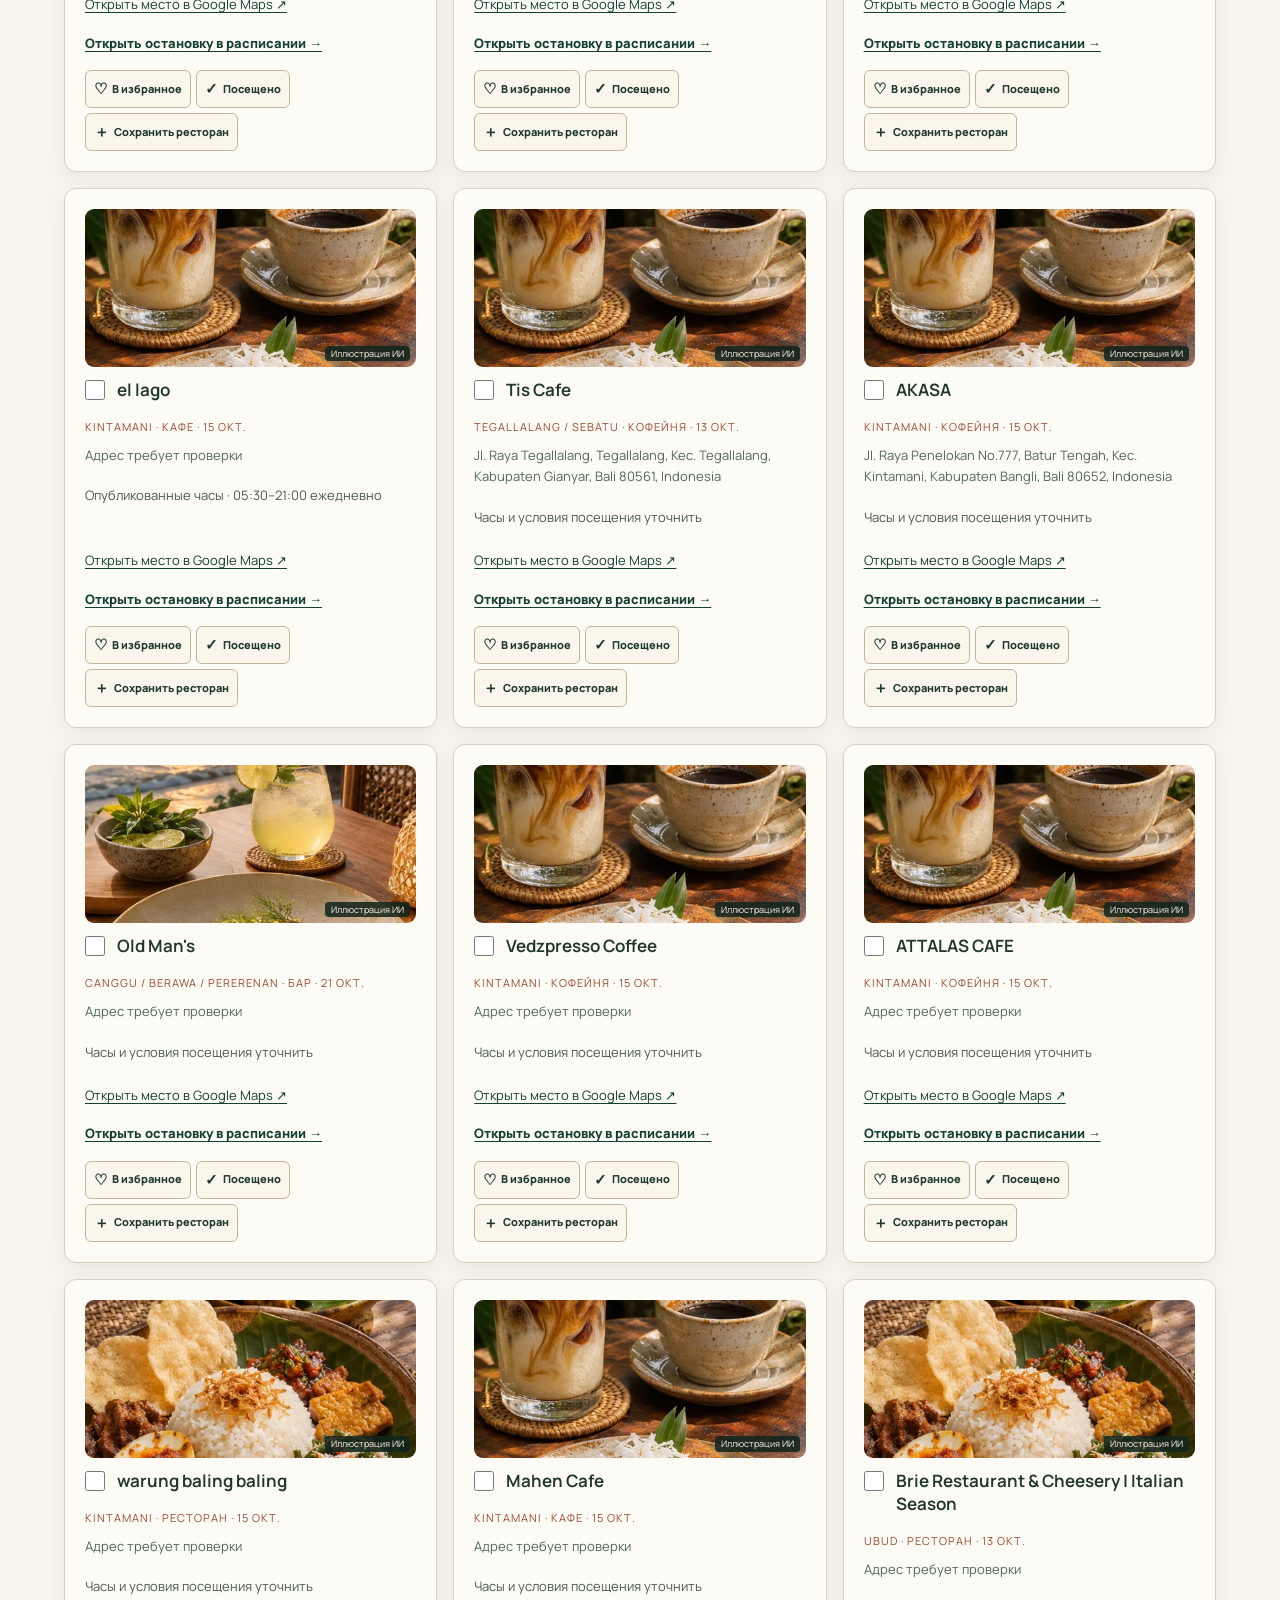
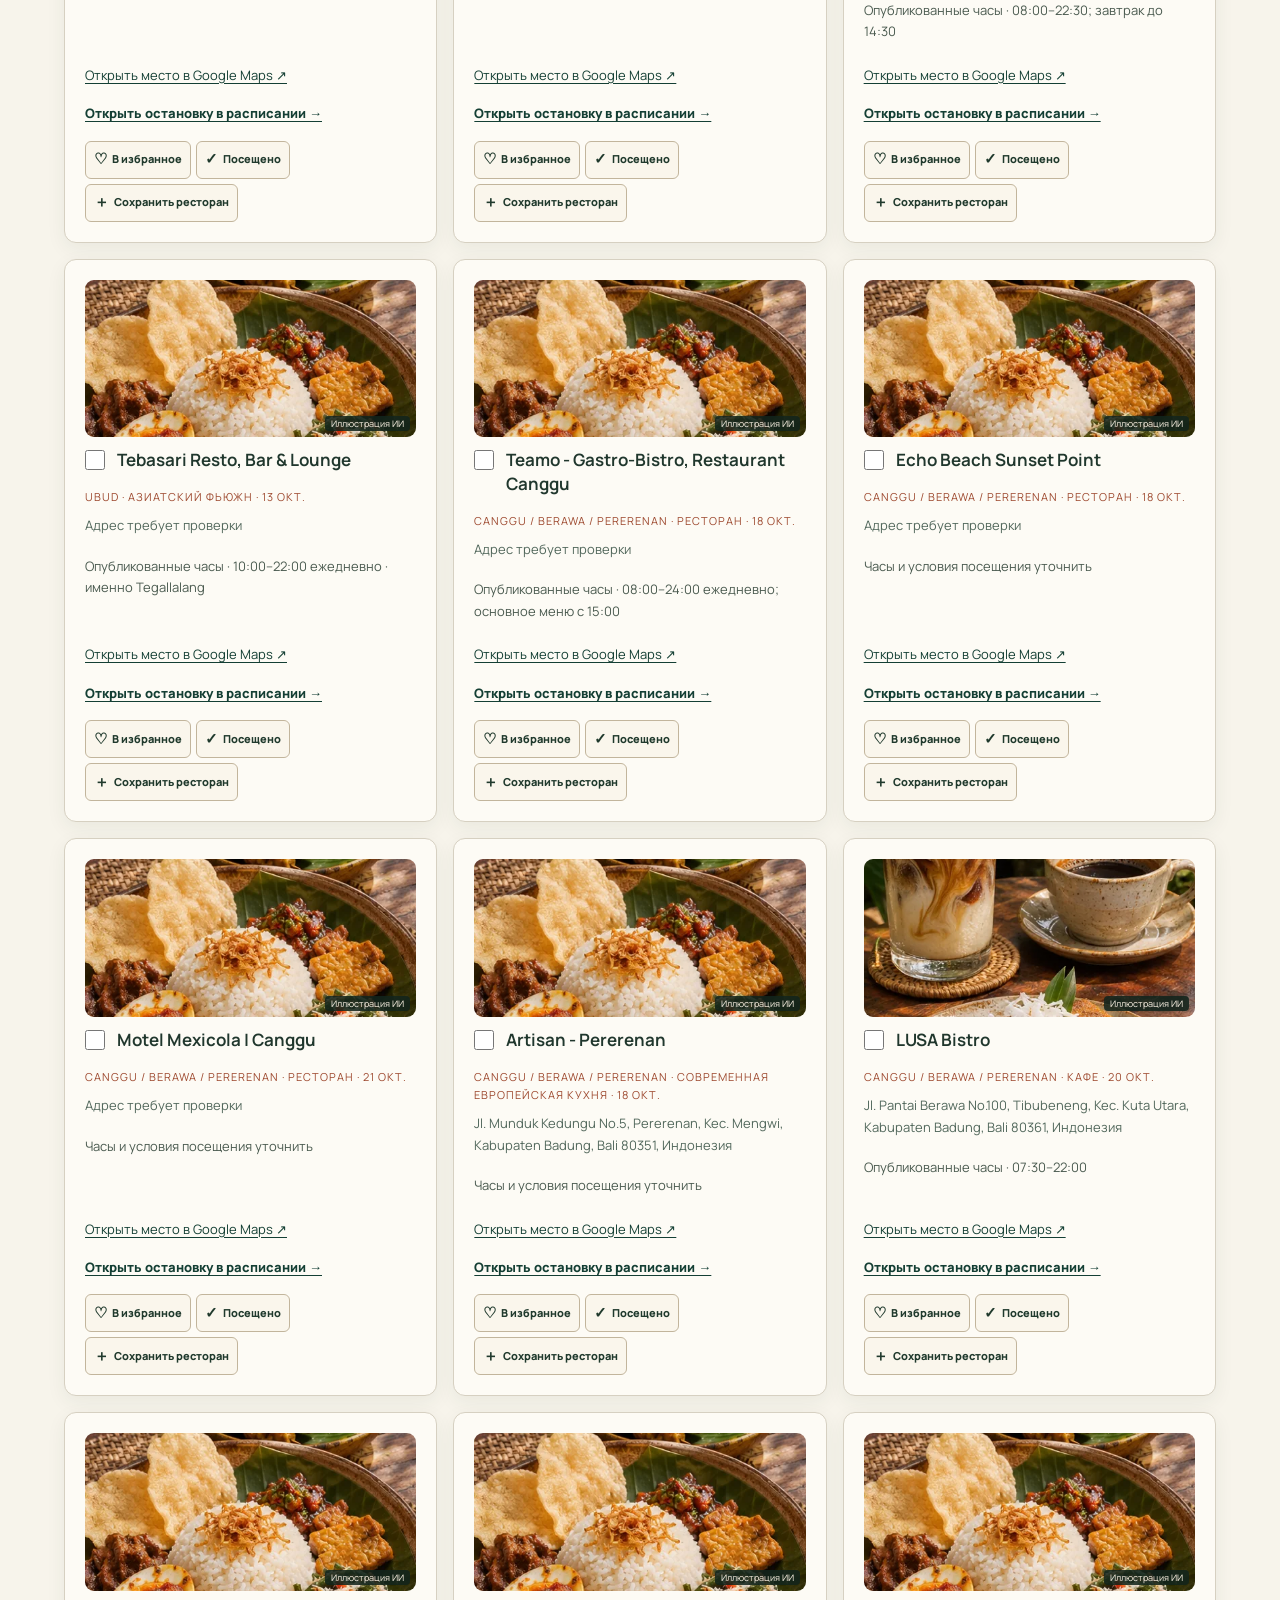
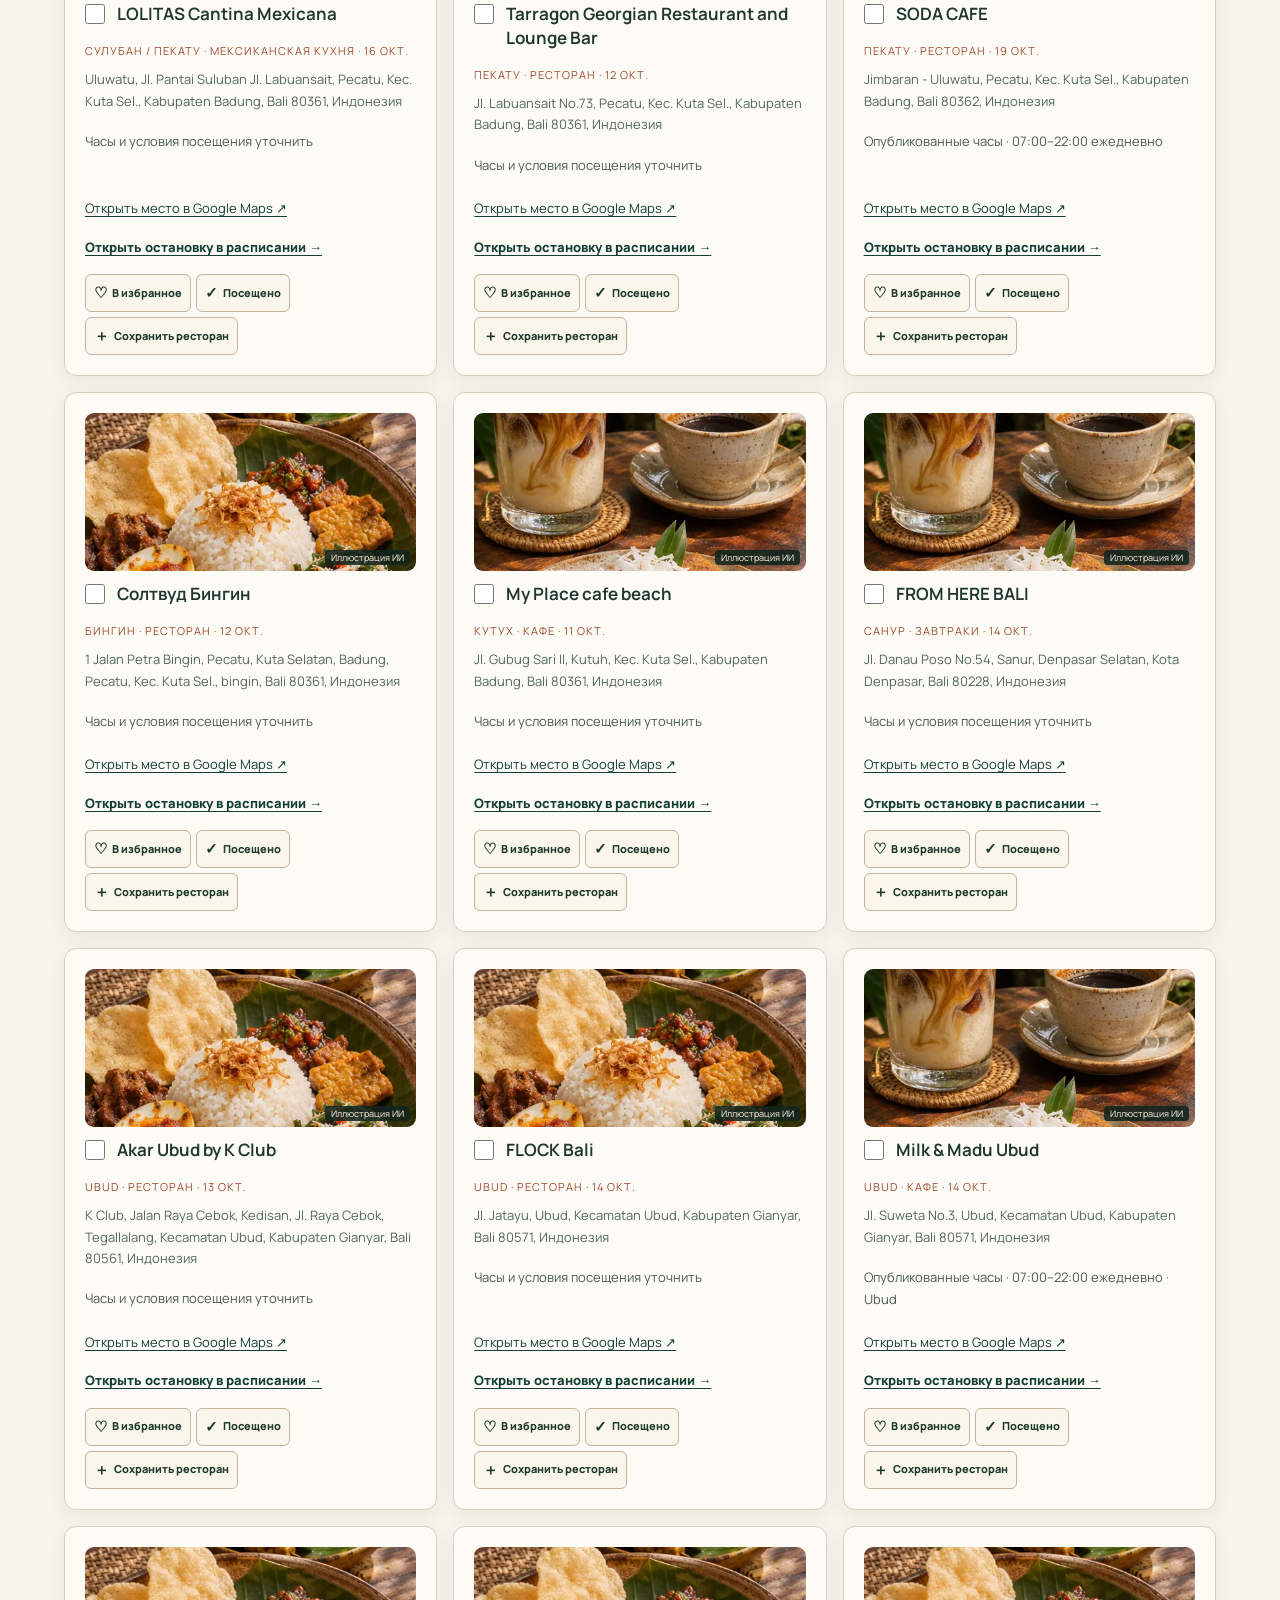
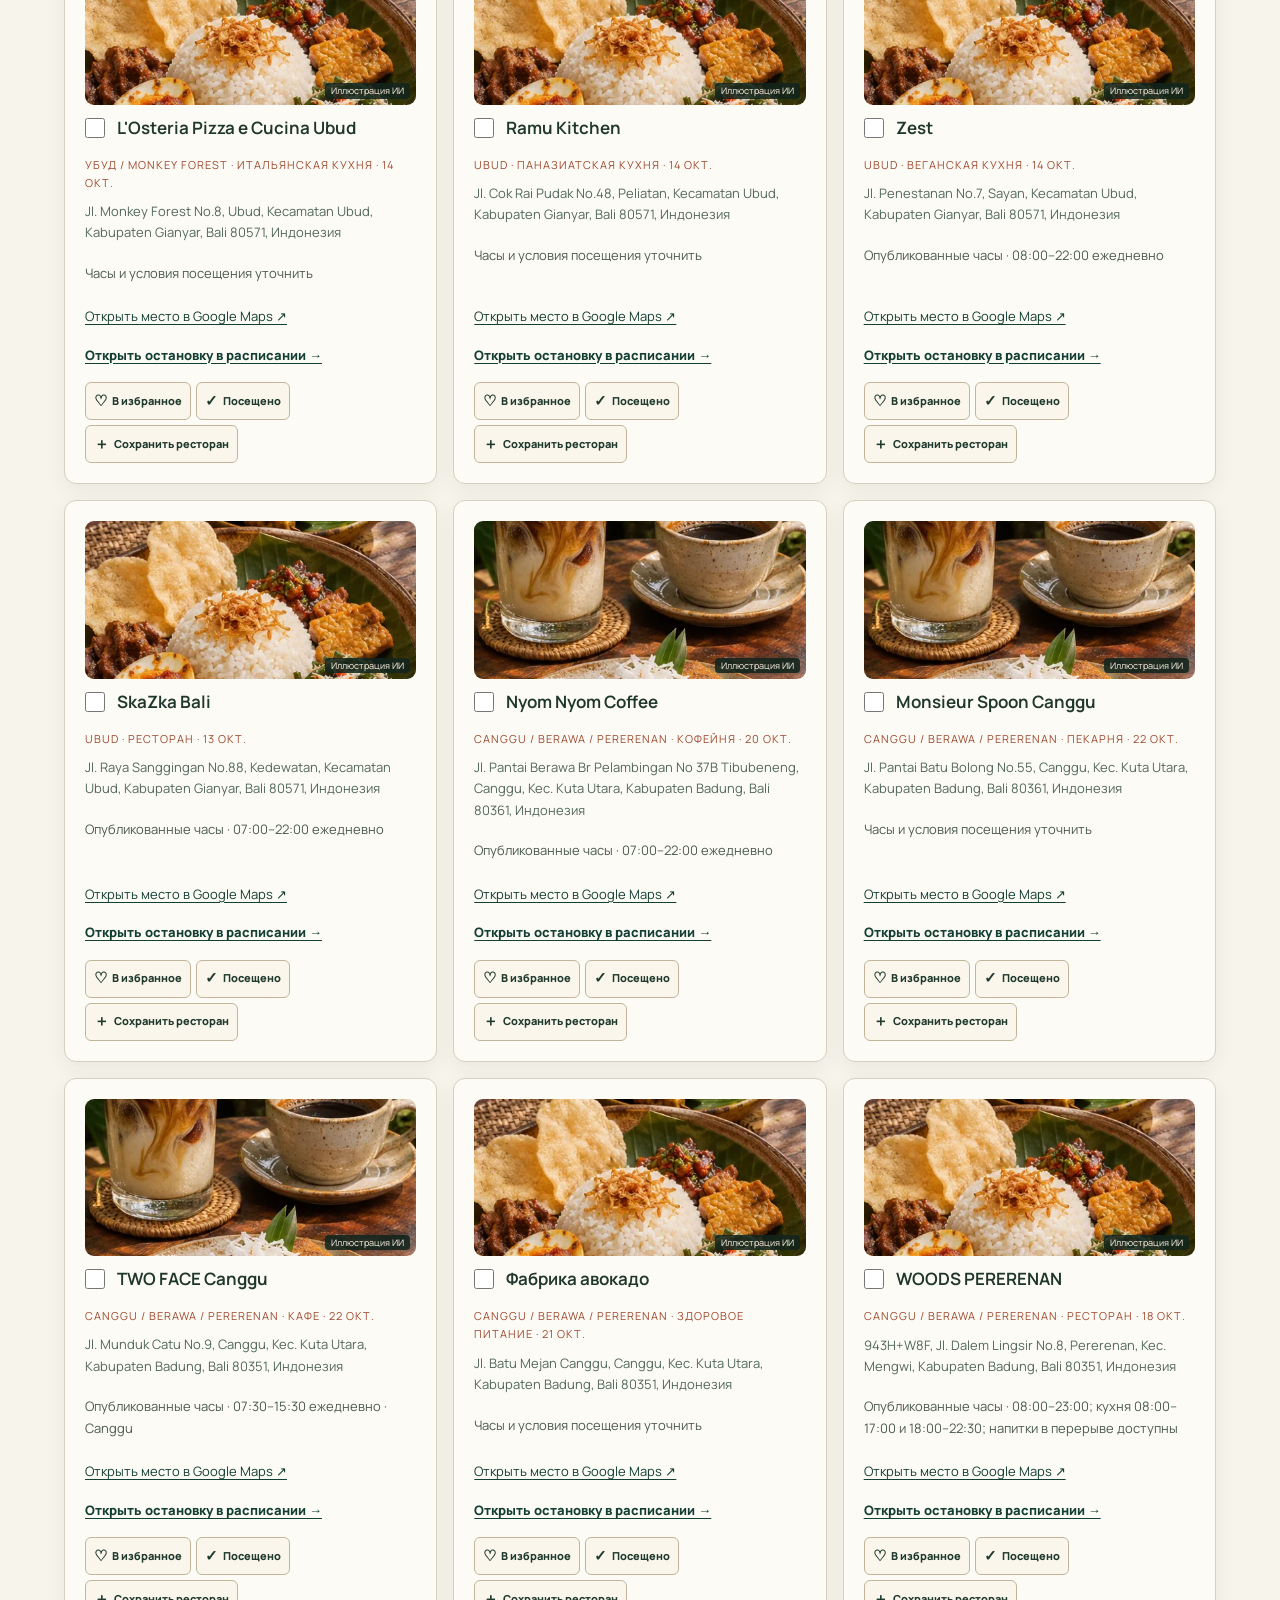
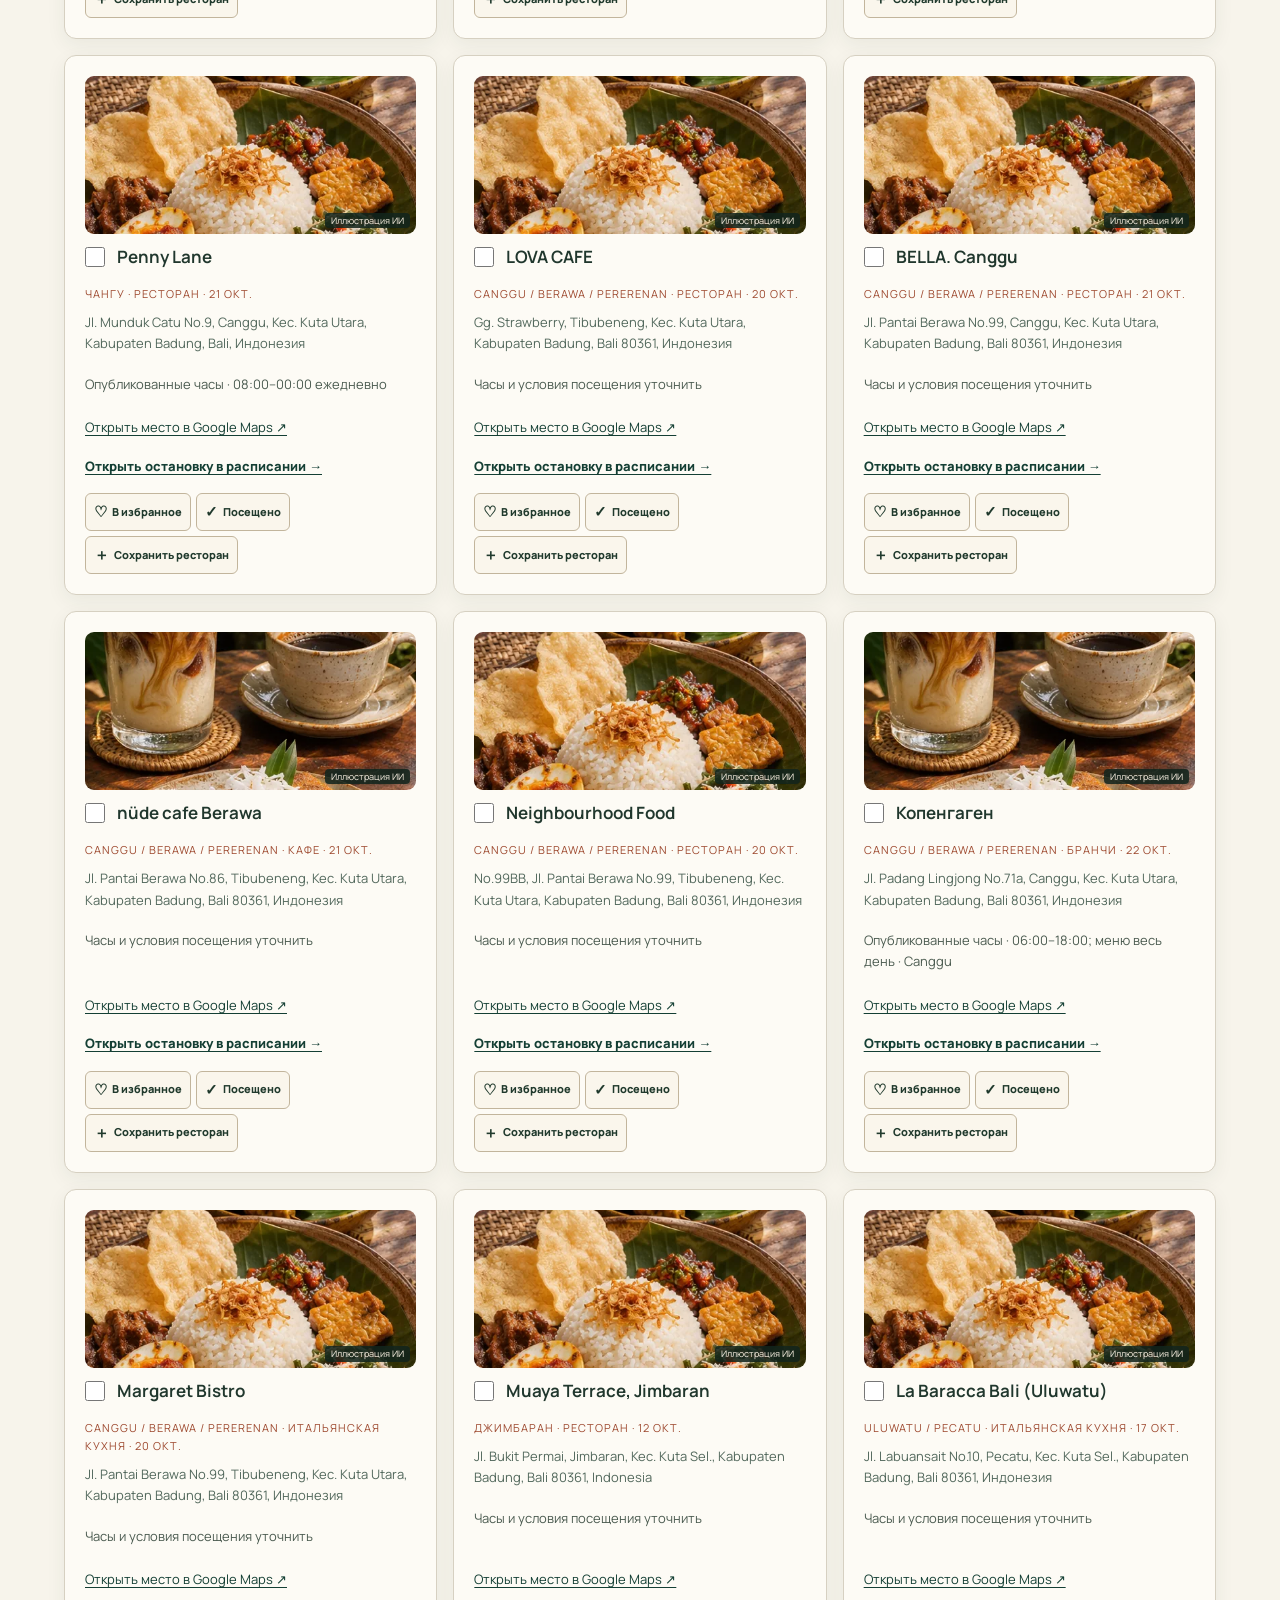
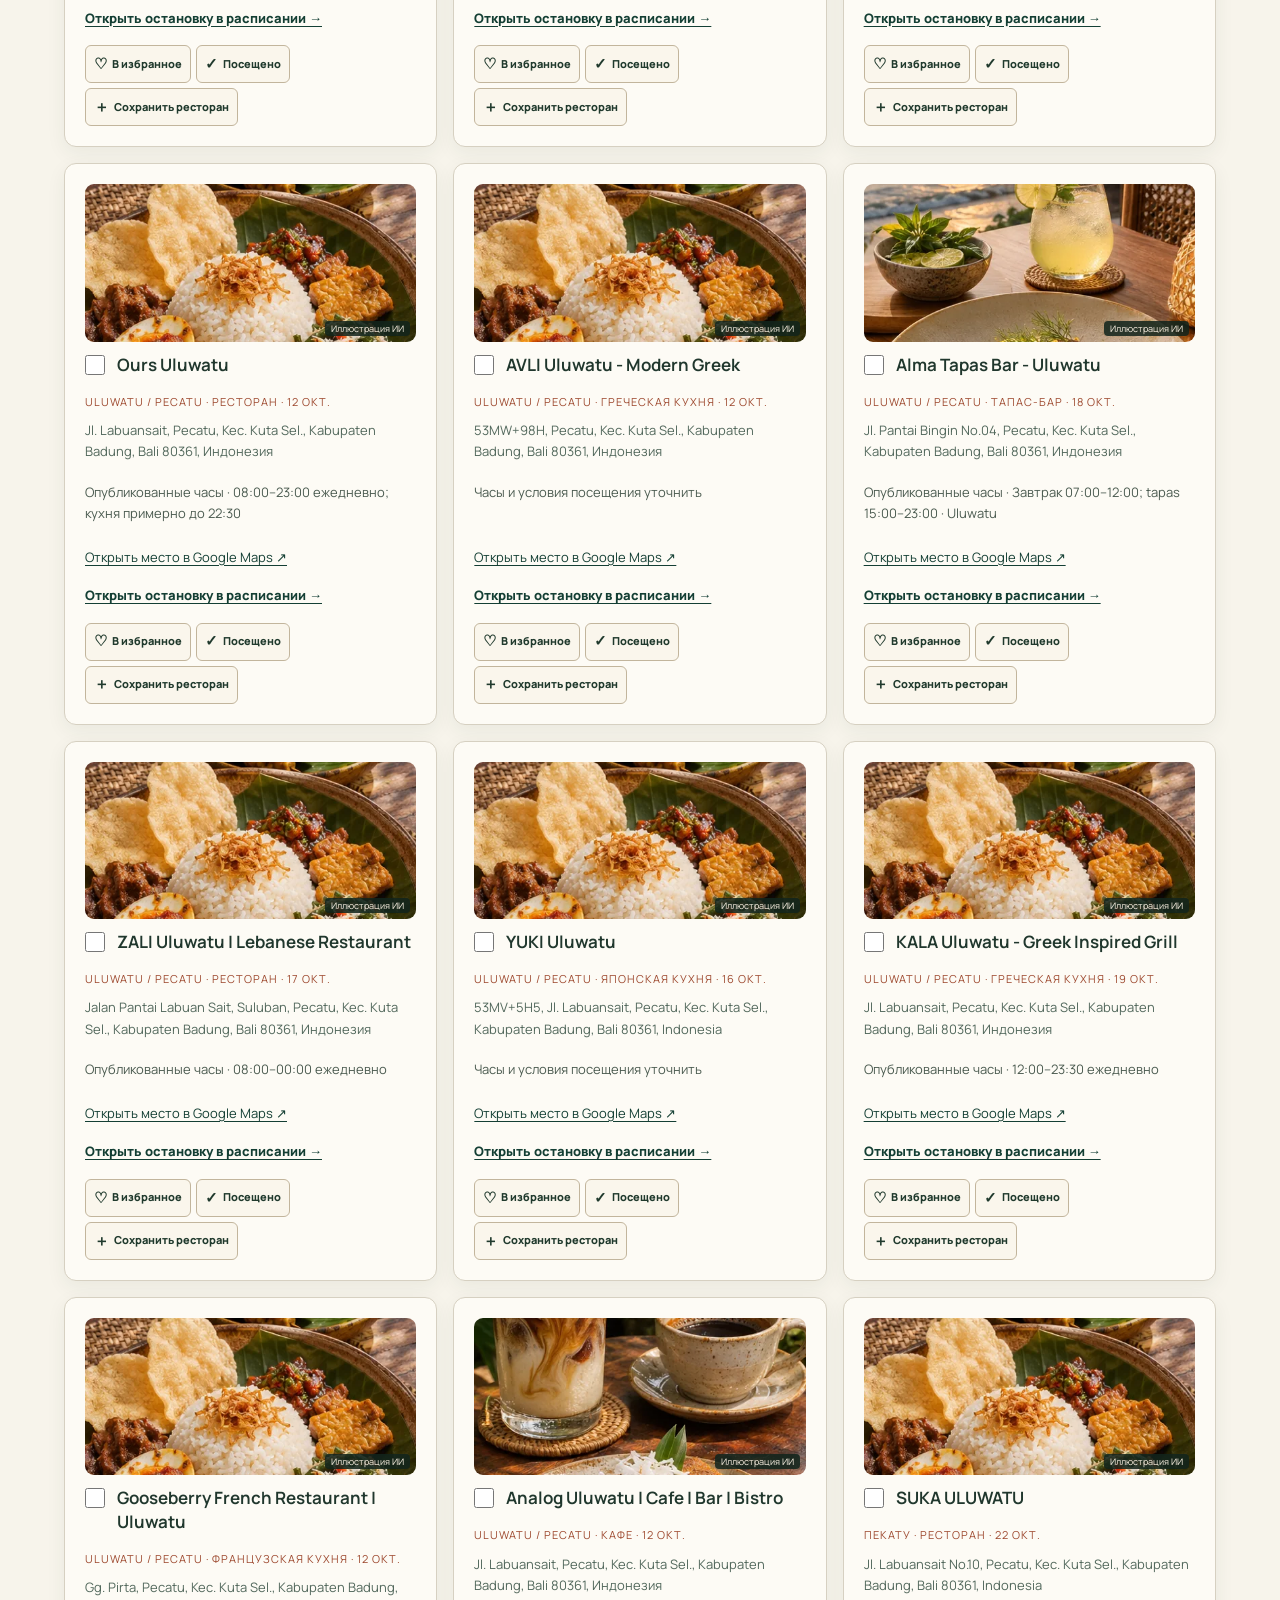
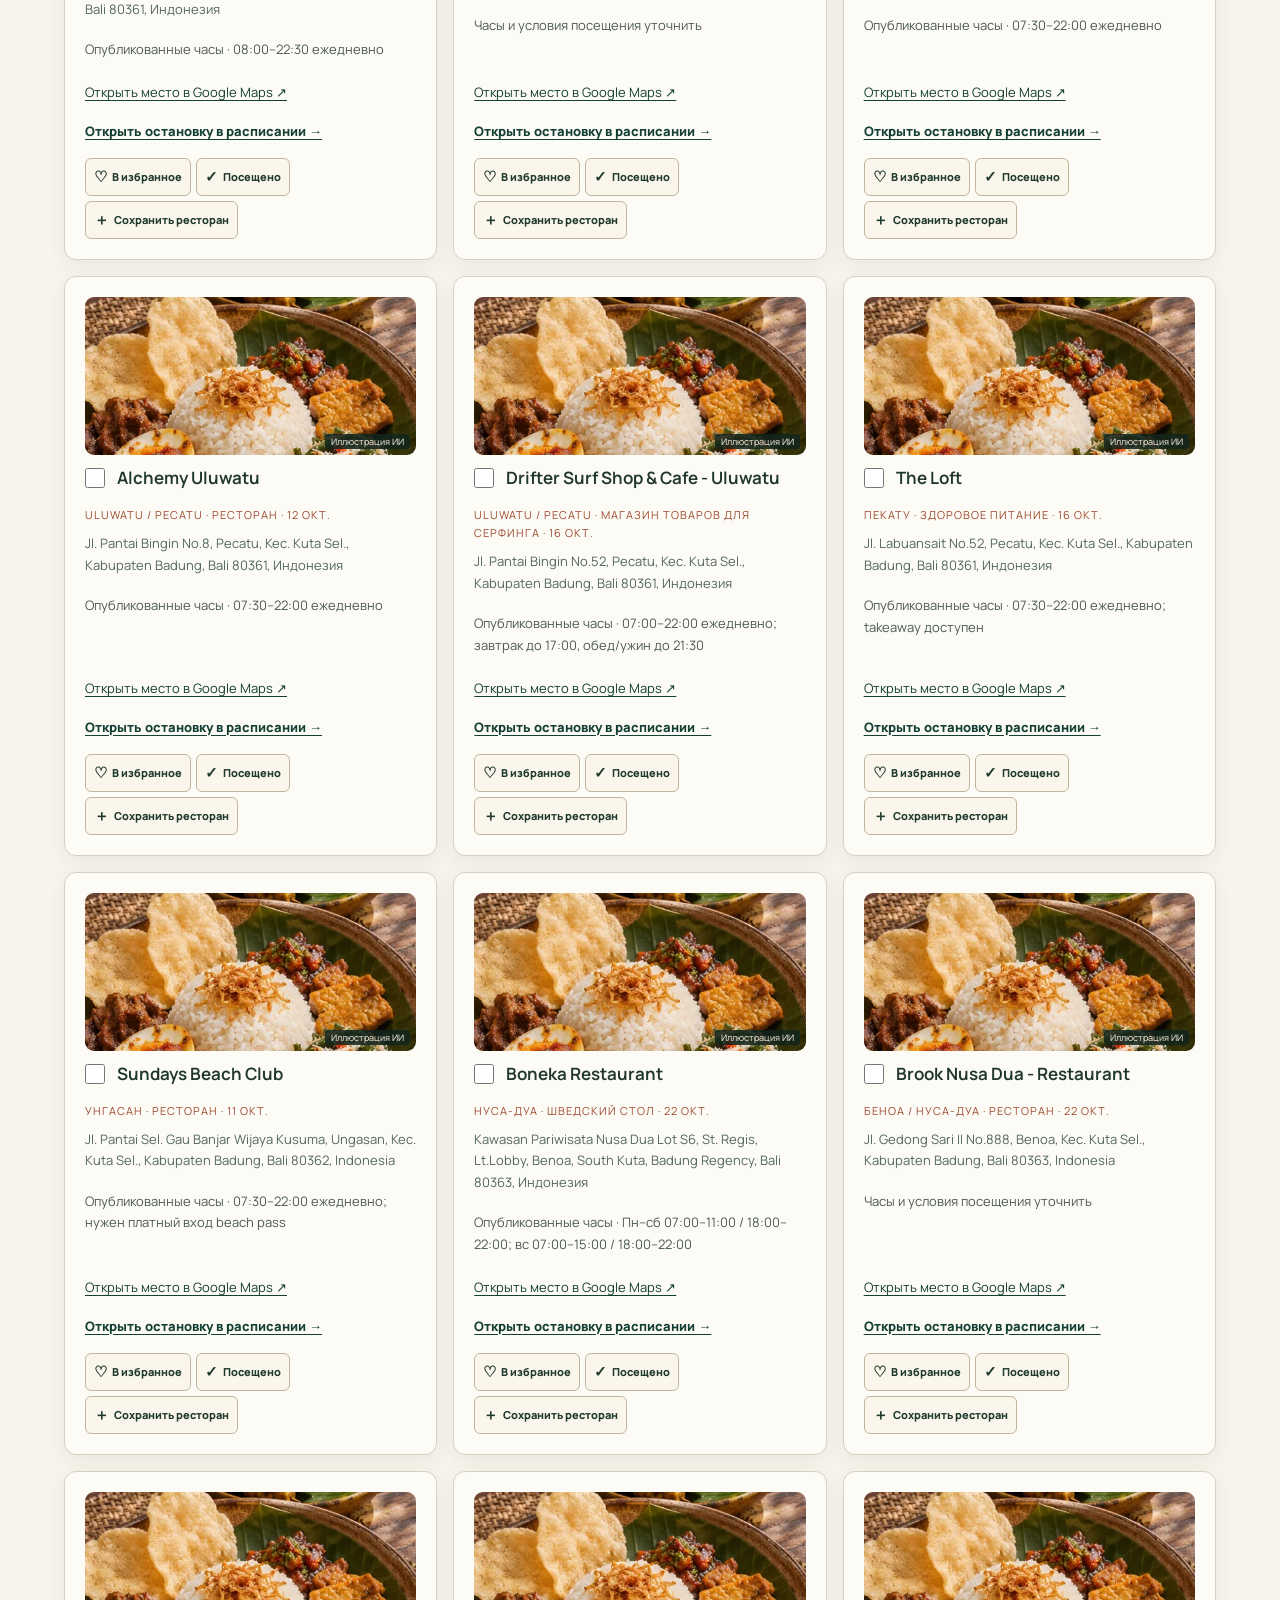
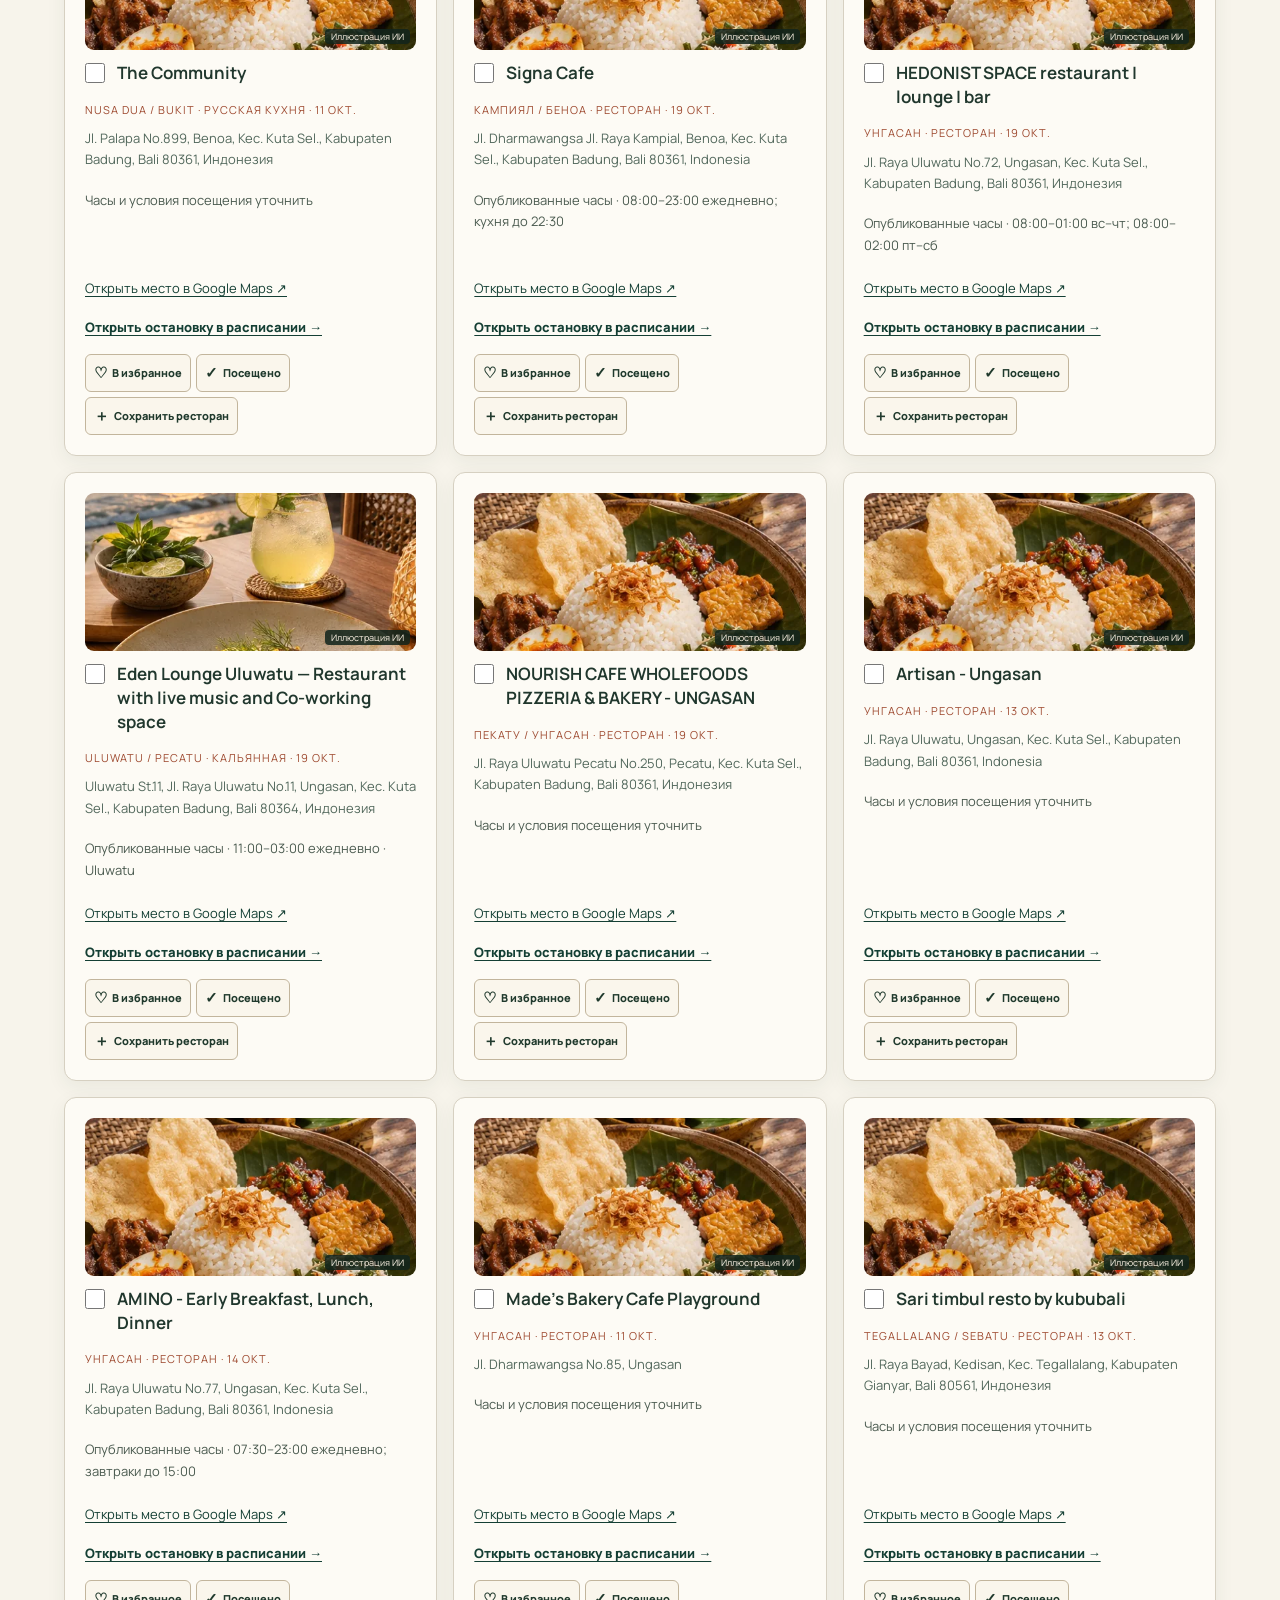
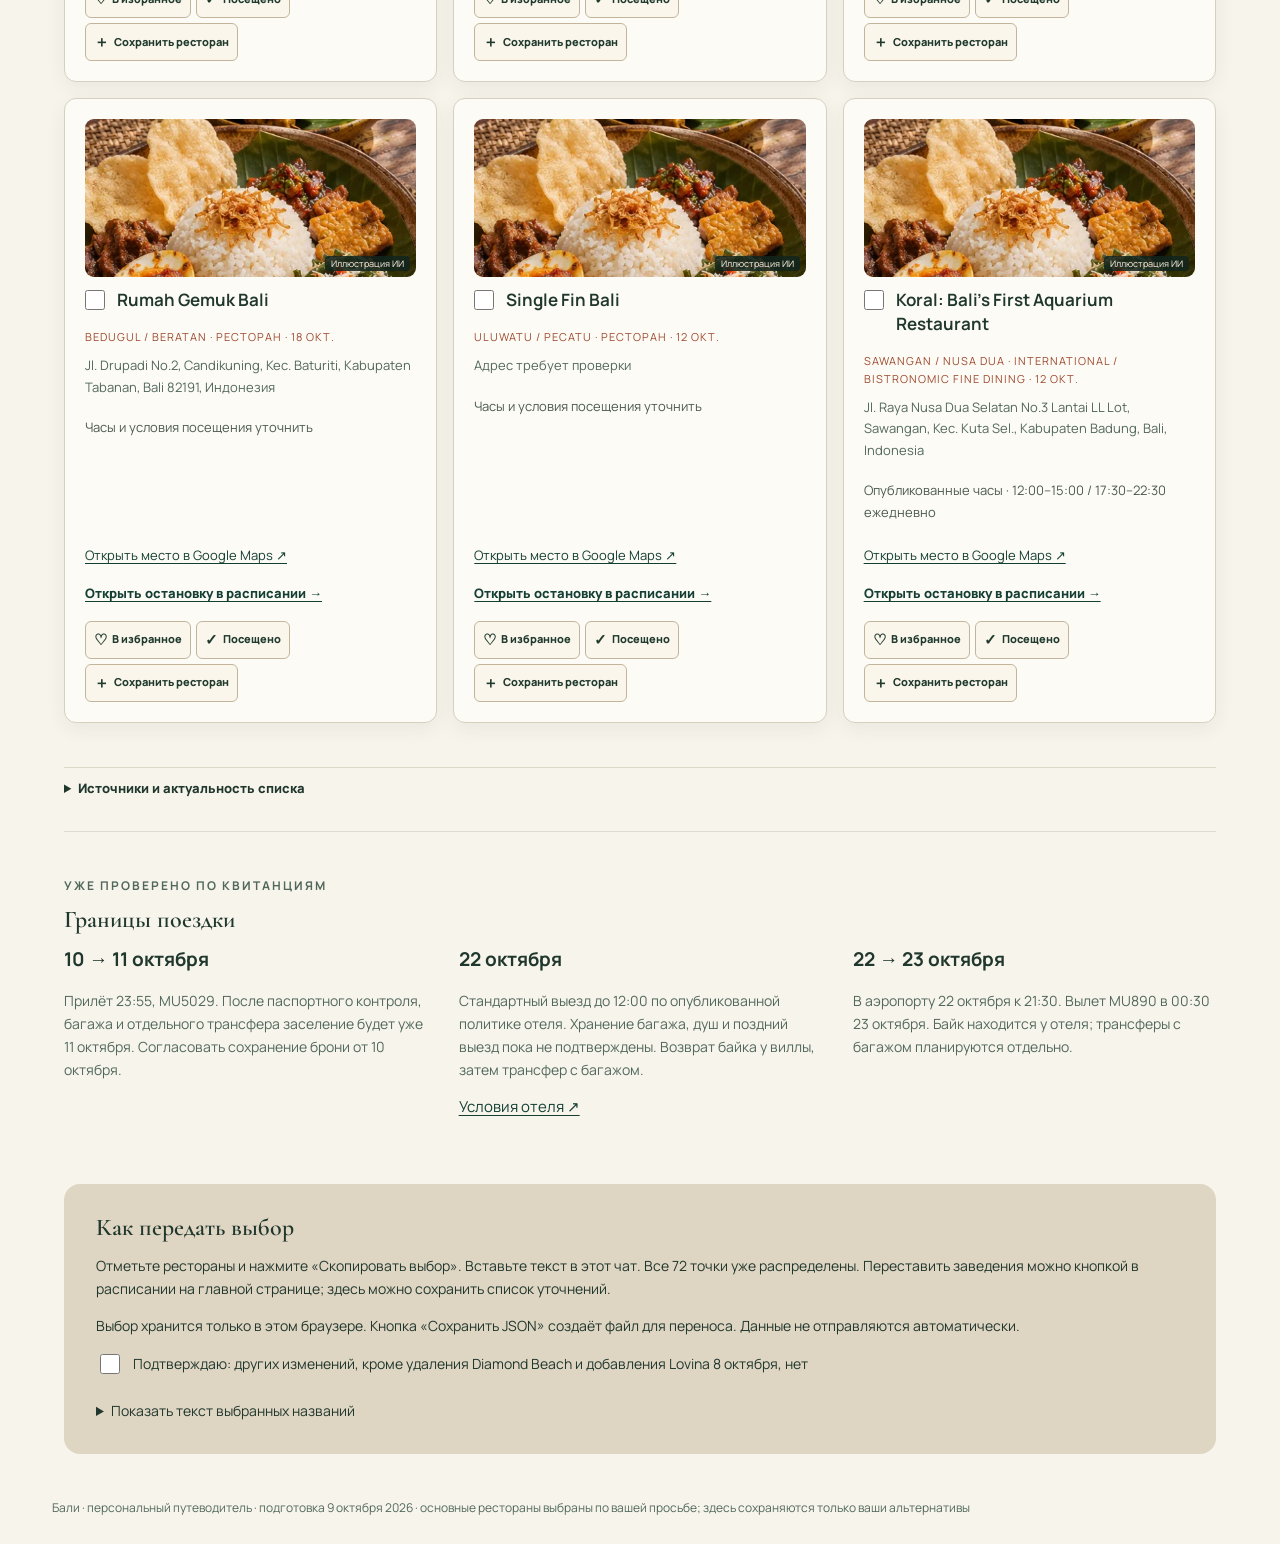
<file: restaurants.html>
<!doctype html>
<html lang="ru"><head><meta charset="utf-8"><meta name="viewport" content="width=device-width,initial-scale=1,viewport-fit=cover"><title>Бали · личный выбор ресторанов</title><link rel="stylesheet" href="style.css"><link rel="stylesheet" href="editorial.css?v=journal3"><link rel="icon" href="data:image/svg+xml,%3Csvg xmlns='http://www.w3.org/2000/svg' viewBox='0 0 32 32'%3E%3Crect width='32' height='32' rx='8' fill='%23234f45'/%3E%3Cpath d='M8 24L17 6L25 24Z' fill='%23ede9dd'/%3E%3C/svg%3E"><link rel="stylesheet" href="assets/fonts/fonts.css"><link rel="stylesheet" href="experience.css?v=audit1"><link rel="stylesheet" href="bali-audio.css?v=1"><script src="bali-audio.js?v=foreground1" defer></script><script src="selection.js?v=illustrated1" defer></script><link rel="stylesheet" href="beyond-passport.css?v=journey1"><script src="beyond-passport.js?v=map-room1" defer></script><link rel="stylesheet" href="beyond-catalog-map.css?v=beyond1"><script src="beyond-catalog-map.js?v=beyond1" defer></script><link rel="stylesheet" href="dining-catalog.css?v=illustrated1"></head>
<body class="catalog catalog-experience"><header><a class="brand exp-brand" href="index.html">БАЛИ <span>ОТ SK</span></a><a href="index.html#days">← Вернуться к дням</a></header>
<button type="button" class="exp-sound" data-ocean-sound aria-label="Звук океана" aria-pressed="false" hidden>
  <svg viewBox="0 0 24 24" width="20" height="20" fill="none" stroke="currentColor" stroke-width="1.7" stroke-linecap="round" stroke-linejoin="round" aria-hidden="true"><path d="M3 9h4l5-4v14l-5-4H3z"/><path class="exp-sound-waves" d="M16 9a4 4 0 0 1 0 6m2.5-9a8 8 0 0 1 0 12"/><path class="exp-sound-slash" d="m16 10 5 5m0-5-5 5"/></svg>
  <span class="exp-sound-label" aria-hidden="true">Включить звук</span>
</button>
<section class="dining-cover" aria-labelledby="diningCatalogTitle">
  <picture class="dining-cover-art">
    <source media="(max-width:620px)" srcset="assets/dining-hero-mobile.webp">
    <img src="assets/dining-hero.webp" width="1680" height="1120" alt="" fetchpriority="high">
  </picture>
  <div class="dining-cover-inner">
    <div class="dining-cover-copy">
      <p class="eyebrow">11–22 октября 2026</p>
      <h1 id="diningCatalogTitle">Где поесть <em>на Бали</em></h1>
      <p>Завтраки, ужины и кофе по пути. Найдите заведение по району или дню поездки.</p>
      <a class="dining-cover-link" href="#diningCatalog">Смотреть каталог <span aria-hidden="true">↓</span></a>
    </div>
    <p class="dining-cover-credit">Тематическая иллюстрация ИИ</p>
  </div>
</section>
<main id="diningCatalog">
<div class="dining-catalog-head">
  <h2>Заведения и места</h2>
  <a href="index.html#myBali">Ваша подборка ↗</a>
</div>

<nav class="tabs" aria-label="Каталог"><button class="tab active" data-role="meal" aria-pressed="true">Рестораны <span>72</span></button><button class="tab" data-role="visit" aria-pressed="false">Достопримечательности <span>29</span></button></nav>
<section class="filters" aria-label="Поиск и фильтры"><label>Поиск<input id="search" type="search" placeholder="Название или адрес"></label><label>Район<select id="area"><option value="">Все районы</option></select></label>
<label>День поездки<select id="filterDay"><option value="">Все дни</option></select></label>
<label>Категория<select id="filterType"><option value="">Все категории</option></select></label><label class="selected-filter"><input type="checkbox" id="onlySelected"> Только выбранные</label></section>
<div class="selection-bar"><div><strong id="selectedCount">Выбрано 0 / 72</strong><span id="selectionHint">Добавьте рестораны для вашего маршрута</span></div><div class="actions"><button id="copy">Скопировать выбор</button><button id="download" class="secondary">Сохранить JSON</button></div><span id="message" role="status" aria-live="polite"></span></div>
<p id="resultCount" class="muted" aria-live="polite">Загружаем полный реестр…</p><div id="error" role="alert" hidden></div><section id="cards" class="cards" aria-label="Места из списков"></section>
<details class="dining-sources"><summary>Источники и актуальность списка</summary><p>Списки сверены со снимком от 6 октября. Точные входы и часы части мест требуют подтверждения.</p><div class="links"><a href="https://maps.app.goo.gl/Wmbh7BSw7CW9ShjM7" target="_blank" rel="noopener">Исходный список мест ↗</a><a href="https://maps.app.goo.gl/BMXyLiWdFD3FvSmh7" target="_blank" rel="noopener">Исходный список ресторанов ↗</a><a href="registry.json" download>Скачать полный реестр ↓</a></div></details>
<section class="logistics"><p class="eyebrow">УЖЕ ПРОВЕРЕНО ПО КВИТАНЦИЯМ</p><h2>Границы поездки</h2><div class="facts"><article><h3>10 → 11 октября</h3><p>Прилёт 23:55, MU5029. После паспортного контроля, багажа и отдельного трансфера заселение будет уже 11 октября. Согласовать сохранение брони от 10 октября.</p></article><article><h3>22 октября</h3><p>Стандартный выезд до 12:00 по опубликованной политике отеля. Хранение багажа, душ и поздний выезд пока не подтверждены. Возврат байка у виллы, затем трансфер с багажом.</p><a href="https://www.booking.com/hotel/id/nusa-dua-retreat-boutique-villas.html" target="_blank" rel="noopener">Условия отеля ↗</a></article><article><h3>22 → 23 октября</h3><p>В аэропорту 22 октября к 21:30. Вылет MU890 в 00:30 23 октября. Байк находится у отеля; трансферы с багажом планируются отдельно.</p></article></div></section>
<section class="handoff"><h2>Как передать выбор</h2><p>Отметьте рестораны и нажмите «Скопировать выбор». Вставьте текст в этот чат. Все 72 точки уже распределены. Переставить заведения можно кнопкой в расписании на главной странице; здесь можно сохранить список уточнений.</p><p>Выбор хранится только в этом браузере. Кнопка «Сохранить JSON» создаёт файл для переноса. Данные не отправляются автоматически.</p><label class="confirmation"><input type="checkbox" id="unchanged"> Подтверждаю: других изменений, кроме удаления Diamond Beach и добавления Lovina 8 октября, нет</label><details><summary>Показать текст выбранных названий</summary><textarea id="selectionText" readonly aria-label="Текст для передачи в чат"></textarea></details></section></main>
<footer>Бали · персональный путеводитель · подготовка 9 октября 2026 · основные рестораны выбраны по вашей просьбе; здесь сохраняются только ваши альтернативы</footer>
</body></html>
</file>
<file: assets/fonts/fonts.css>
@font-face {
  font-family: 'Bali Cormorant';
  font-style: italic;
  font-weight: 500;
  font-display: swap;
  src: url(cormorant-italic-cyrillic.woff2) format('woff2');
  unicode-range: U+0301, U+0400-045F, U+0490-0491, U+04B0-04B1, U+2116;
}

@font-face {
  font-family: 'Bali Cormorant';
  font-style: italic;
  font-weight: 500;
  font-display: swap;
  src: url(cormorant-italic-latin.woff2) format('woff2');
  unicode-range: U+0000-00FF, U+0131, U+0152-0153, U+02BB-02BC, U+02C6, U+02DA, U+02DC, U+0304, U+0308, U+0329, U+2000-206F, U+20AC, U+2122, U+2191, U+2193, U+2212, U+2215, U+FEFF, U+FFFD;
}

@font-face {
  font-family: 'Bali Cormorant';
  font-style: normal;
  font-weight: 600;
  font-display: swap;
  src: url(cormorant-cyrillic.woff2) format('woff2');
  unicode-range: U+0301, U+0400-045F, U+0490-0491, U+04B0-04B1, U+2116;
}

@font-face {
  font-family: 'Bali Cormorant';
  font-style: normal;
  font-weight: 600;
  font-display: swap;
  src: url(cormorant-latin.woff2) format('woff2');
  unicode-range: U+0000-00FF, U+0131, U+0152-0153, U+02BB-02BC, U+02C6, U+02DA, U+02DC, U+0304, U+0308, U+0329, U+2000-206F, U+20AC, U+2122, U+2191, U+2193, U+2212, U+2215, U+FEFF, U+FFFD;
}

@font-face {
  font-family: 'Bali Manrope';
  font-style: normal;
  font-weight: 400 800;
  font-display: swap;
  src: url(manrope-cyrillic.woff2) format('woff2');
  unicode-range: U+0301, U+0400-045F, U+0490-0491, U+04B0-04B1, U+2116;
}

@font-face {
  font-family: 'Bali Manrope';
  font-style: normal;
  font-weight: 400 800;
  font-display: swap;
  src: url(manrope-latin.woff2) format('woff2');
  unicode-range: U+0000-00FF, U+0131, U+0152-0153, U+02BB-02BC, U+02C6, U+02DA, U+02DC, U+0304, U+0308, U+0329, U+2000-206F, U+20AC, U+2122, U+2191, U+2193, U+2212, U+2215, U+FEFF, U+FFFD;
}
</file>
<file: guide.css>
:root{--ink:#243f36;--green:#173f37;--paper:#faf8f2;--cream:#f5eddc;--rust:#c47850;--muted:#75847b;--line:#e2e5da}*{box-sizing:border-box}html{scroll-behavior:smooth;scroll-padding-top:100px}body{margin:0;background:var(--paper);color:var(--ink);font:14px/1.65 Manrope,'Segoe UI',Arial,sans-serif}.container{width:min(1280px,calc(100% - 80px));margin-inline:auto}a{color:inherit;text-decoration:none}button{font:inherit;cursor:pointer}button:disabled{opacity:.35;cursor:default}button:focus-visible,a:focus-visible,summary:focus-visible{outline:3px solid var(--rust);outline-offset:4px}.topbar{height:78px;display:flex;justify-content:space-between;align-items:center;padding:0 40px;gap:24px}.brand{font-size:25px;letter-spacing:-1px;font-weight:800;white-space:nowrap}.brand em{font-family:Prata,Georgia,serif;font-weight:400;font-style:normal;font-size:23px}.brand-icon{color:var(--rust);font-size:28px;margin-right:6px}.topbar nav{display:flex;gap:32px;font-size:12px;font-weight:700}.trip-dates{font-size:11px;letter-spacing:1px;color:var(--muted)}.cover{position:relative;min-height:620px;height:min(720px,76vh);margin:0 20px;border-radius:24px;overflow:hidden;background:var(--green);color:white}.cover>img{position:absolute;width:100%;height:100%;object-fit:cover}.cover-shade{position:absolute;inset:0;background:linear-gradient(90deg,#09271eb3,#09271e52 47%,transparent 78%)}.cover-content{position:relative;z-index:1;padding:68px 6%;max-width:900px}.cover-kicker{font-size:10px;letter-spacing:3px;color:#d6e4d9}.cover h1{font-family:Prata,Georgia,serif;font-size:clamp(48px,4.4vw,68px);font-weight:400;line-height:1.21;letter-spacing:-2px;margin:24px 0 20px}.cover p{font-size:14px;color:#f1f1e7;margin-bottom:30px;line-height:1.85}.primary,.secondary{display:inline-flex;align-items:center;justify-content:center;gap:24px;background:var(--green);border:1px solid var(--green);color:white;border-radius:10px;font-weight:700;padding:13px 22px;font-size:12px}.primary:hover{background:#23594c}.primary.cream{background:var(--cream);border-color:var(--cream);color:var(--green)}.primary.cream:hover{background:#fff}.primary span{font-size:20px;line-height:1}.secondary{color:var(--green);background:transparent;border-color:var(--line)}.cover-foot{position:absolute;z-index:1;bottom:25px;left:6%;right:4%;display:flex;justify-content:space-between;font-size:10px;letter-spacing:.3px;color:#e1e9e0}.eyebrow{display:block;font-size:10px;letter-spacing:2px;font-weight:800;color:var(--muted);margin-bottom:10px}h2{font-family:Prata,Georgia,serif;font-size:32px;line-height:1.4;font-weight:400;letter-spacing:-.6px;margin:0}h3{font-size:20px;font-weight:800;line-height:1.4;margin:0}.trip-overview{display:flex;justify-content:space-between;align-items:center;padding:60px 0 42px;gap:40px}.overview-stats{display:flex;gap:70px}.overview-stats>div{display:flex;flex-direction:column;gap:4px}.overview-stats strong{font-family:Prata,Georgia,serif;font-weight:400;font-size:48px;line-height:1.4}.overview-stats span{font-size:11px;color:var(--muted)}.planning-note{display:flex;align-items:center;gap:16px;background:#f2ecdf;border:1px solid #e7dcc4;border-radius:14px;padding:18px 22px;font-size:11px}.status-dot{width:9px;height:9px;border-radius:50%;background:#c38b40;flex-shrink:0}.planning-note strong{font-size:12px}.planning-note p{margin:4px 0 0;max-width:850px;color:#7b7667}.planning-note>a{margin-left:auto;white-space:nowrap;font-weight:800;flex-shrink:0}.days-overview{padding:55px 0 52px}.section-head{display:flex;align-items:end;justify-content:space-between;gap:24px;margin-bottom:26px}.section-hint{font-size:11px;color:var(--muted);text-align:right}.day-grid{display:grid;grid-template-columns:repeat(4,1fr);gap:18px}.day-card{padding:0;border:0;background:white;border-radius:18px;overflow:hidden;text-align:left;box-shadow:0 4px 18px #243f3605;transition:transform .2s,box-shadow .2s}.day-card:hover{transform:translateY(-4px);box-shadow:0 12px 24px #243f3612}.day-card-photo{height:154px;position:relative;background:var(--green)}.day-card-photo img{width:100%;height:100%;object-fit:cover}.day-card-photo:after{content:'';position:absolute;inset:0;background:linear-gradient(0deg,#122d3370,transparent)}.card-day{position:absolute;z-index:1;left:14px;top:14px;font-size:10px;font-weight:800;padding:6px 10px;border-radius:7px;background:#faf8f2ed;color:var(--green)}.card-date{position:absolute;z-index:1;left:16px;bottom:13px;font-size:10px;color:white}.card-body{padding:17px}.card-body strong{display:block;font-size:15px;line-height:1.4;margin-bottom:7px}.card-body p{font-size:10px;color:var(--muted);line-height:1.6;margin:0;min-height:33px}.card-bottom{display:flex;justify-content:space-between;align-items:center;margin-top:16px;font-size:9px;color:var(--muted)}.card-bottom b{font-size:20px;color:var(--rust);font-weight:400}.day-detail{background:#f0f3eb;padding-bottom:35px}.date-nav{position:sticky;top:0;background:#faf8f2f5;backdrop-filter:blur(12px);border-block:1px solid var(--line);z-index:5}.date-nav-inner{width:min(1280px,calc(100% - 80px));margin:auto;display:flex;justify-content:space-between;gap:4px;overflow:auto;padding:11px 0;scrollbar-width:none}.date-nav button{background:transparent;border:0;padding:8px 15px;border-radius:10px;flex-shrink:0;font-size:10px;font-weight:700;color:var(--muted);text-align:center}.date-nav button strong{display:block;font-size:14px;font-weight:800}.date-nav button.active{color:white;background:var(--green)}.day-heading{padding:38px 0 28px;display:grid;grid-template-columns:1fr 330px;gap:40px;align-items:center}.day-heading h2{font-size:38px}.day-heading p{color:var(--muted);font-size:12px;margin:14px 0}.day-heading .eyebrow{color:var(--rust)}.day-heading img{width:330px;height:175px;border-radius:20px;object-fit:cover}.day-summary{display:grid;grid-template-columns:repeat(5,1fr);background:white;border-radius:16px;margin-bottom:25px;padding:21px 26px;gap:20px}.summary-item{border-right:1px solid var(--line);padding-right:12px}.summary-item:last-child{border:0}.summary-item span{display:block;font-size:9px;color:var(--muted);margin-bottom:6px}.summary-item strong{font-size:17px;font-weight:800;line-height:1.3}.summary-item small{font-size:9px;color:var(--muted)}.day-layout{display:grid;grid-template-columns:minmax(0,1fr) minmax(0,1.13fr);gap:28px;align-items:start}.schedule-panel{min-width:0}.panel-title{display:flex;flex-wrap:wrap;gap:0 15px;align-items:center;padding:0 0 22px}.panel-title .eyebrow{width:100%}.estimate-pill{padding:4px 9px;background:#e3eadd;border-radius:20px;font-size:8px;color:var(--green)}.period-label{display:flex;align-items:center;gap:10px;font-size:11px;color:var(--muted);font-weight:800;margin:12px 0 14px;letter-spacing:.5px}.period-label:after{content:'';height:1px;background:var(--line);flex:1}.timeline-stop{background:white;border-radius:16px;padding:20px;display:grid;grid-template-columns:42px 1fr;gap:15px;margin:10px 0}.stop-number{width:36px;height:36px;border-radius:50%;background:var(--green);color:white;display:flex;align-items:center;justify-content:center;font-size:13px;font-weight:800}.stop-info .time{font-size:10px;color:var(--rust);font-weight:800}.stop-info h4{font-size:15px;line-height:1.5;margin:5px 0 9px}.stop-info p{font-size:10px;color:var(--muted);margin:0 0 12px}.stop-actions{display:flex;gap:14px;font-size:9px;font-weight:700}.stop-actions button{border:0;background:none;color:var(--green);font-size:9px;font-weight:800;padding:0}.stop-actions a{border-bottom:1px solid #cad7cb}.road-row{padding:14px 15px 14px 57px;display:flex;align-items:center;justify-content:space-between;gap:15px;border:0;border-left:1px dashed #b8c8b6;margin-left:17px;width:calc(100% - 17px);background:transparent;text-align:left;color:var(--muted)}.road-row:hover,.road-row.selected{background:#e1e8dc;border-radius:12px;border-left-color:transparent}.road-row strong{display:block;font-size:10px;font-weight:700}.road-row small{display:block;font-size:9px;color:var(--muted);margin-top:2px}.road-arrow{color:var(--rust);font-size:20px}.meal-row{margin:10px 0;padding:16px 20px;border:1px solid #e7d9bb;border-radius:14px;background:#f7efde;display:flex;gap:15px;align-items:start}.meal-icon{font-size:21px;color:#9e773e}.meal-row strong{display:block;font-size:11px}.meal-row .time{font-size:9px;color:#9e773e}.meal-row p{font-size:9px;color:#9b8a6b;margin:5px 0 4px}.meal-row a{font-size:9px;font-weight:800;text-decoration:underline;text-underline-offset:3px}.logistic-row{padding:17px 20px;margin:10px 0;border:1px solid #d5ded0;border-radius:14px;font-size:11px;background:#e9eee4}.logistic-row strong{display:block;margin:4px 0}.logistic-row p{font-size:9px;color:var(--muted);margin:6px 0}.logistic-row .time{font-size:9px;color:var(--muted)}.buffer-row{font-size:9px;color:var(--muted);padding:8px 10px 8px 74px}.map-panel{position:sticky;top:87px;min-width:0;background:white;border-radius:20px;padding:22px;border:1px solid #e7eadf}.map-top{display:flex;justify-content:space-between;align-items:center;margin-bottom:16px}.map-top h3{font-size:18px}.map-top .eyebrow{font-size:8px;margin-bottom:3px}.map-reset{height:36px;width:36px;border:1px solid var(--line);border-radius:9px;background:var(--paper);font-size:24px;color:var(--green)}.map-wrapper{height:430px;border-radius:14px;overflow:hidden;background:#e8eee8;position:relative}#map{width:100%;height:100%}.map-state{position:absolute;inset:0;display:flex;align-items:center;justify-content:center;gap:10px;background:#e9eee8e8;color:var(--muted);padding:30px;text-align:center;font-size:12px;flex-direction:column}.map-state[hidden]{display:none}.loader{width:20px;height:20px;border:2px solid #c3cfc2;border-top-color:var(--green);border-radius:50%;animation:spin 1s linear infinite}@keyframes spin{to{transform:rotate(360deg)}}.map-legend{display:flex;flex-wrap:wrap;gap:8px 18px;font-size:8px;color:var(--muted);margin-top:14px;align-items:center}.map-legend span{display:flex;gap:6px;align-items:center}.legend-line{width:22px;height:3px;background:var(--green)}.legend-line.back{background:none;border-top:2px dashed var(--rust)}.legend-pin{font-style:normal;color:var(--green);font-size:17px}.map-notice{font-size:9px;color:#9e773e;line-height:1.7;margin-top:10px}.map-links{display:flex;flex-wrap:wrap;gap:8px 15px;font-size:9px;font-weight:800;margin-top:12px}.map-links a{text-decoration:underline;text-underline-offset:3px}.map-source{font-size:8px;color:var(--muted);margin:10px 0 0;line-height:1.6}.day-advice{padding:18px 0 0;border-top:1px solid var(--line);margin-top:17px}.day-advice h4{font-size:11px;margin:0 0 6px}.day-advice p{font-size:9px;color:var(--muted);margin:0 0 12px}.map-pin{border:2px solid white;background:var(--green);border-radius:50%;color:white;font-family:Manrope,'Segoe UI',sans-serif;font-size:12px;font-weight:800;width:30px;height:30px;display:flex;align-items:center;justify-content:center;box-shadow:0 2px 8px #173f3740;cursor:pointer}.map-pin.home{border-radius:9px;background:var(--rust);font-size:20px}.map-pin.port{background:#588e99;font-size:16px}.pin-title{font:11px/1.5 Manrope,'Segoe UI',sans-serif;color:var(--green);max-width:220px}.pin-title a{display:inline-block;margin-top:8px;text-decoration:underline}.maplibregl-ctrl-attrib{font-size:8px!important}.maplibregl-popup-content{border-radius:12px;padding:14px 18px}.day-pagination{display:flex;justify-content:space-between;align-items:center;gap:16px;margin:38px 0 8px}.day-pagination>span{font-size:11px;color:var(--muted)}.logistics{padding:58px 0}.logistics-grid{display:grid;grid-template-columns:1fr 1fr;gap:24px}.logistics-grid article{padding:27px;display:flex;gap:25px;border-radius:20px}.arrival-card{background:#e5ecdf}.departure-card{background:#f0e5d1}.logistics-grid p{font-size:11px;color:#71816e}.logistics-grid strong{font-size:10px}.logistics-grid h3{font-size:19px}.logistics-icon{font-size:37px;line-height:1;color:var(--rust)}.coverage-section{padding:5px 0 58px}.text-link{font-size:10px;font-weight:800;color:var(--rust)}details{border-top:1px solid var(--line);padding:19px 0}summary{cursor:pointer;font-size:12px;font-weight:700;list-style:none;display:flex;justify-content:space-between}summary:after{content:'+';font-size:20px;font-weight:400;color:var(--rust)}details[open] summary:after{content:'−'}details p,details li{font-size:11px;color:var(--muted)}.coverage-grid{display:grid;grid-template-columns:1fr 1fr;gap:0 28px;margin-top:20px}.coverage-item{display:flex;justify-content:space-between;align-items:center;gap:16px;padding:10px 0;border-bottom:1px solid var(--line);font-size:10px}.coverage-item button{background:none;border:0;color:var(--rust);font-size:10px;white-space:nowrap}.download-section{background:var(--green);color:white;border-radius:22px;padding:48px;margin-bottom:52px;position:relative;overflow:hidden}.download-section:after{content:'✦';position:absolute;right:40px;top:-90px;font-size:400px;line-height:1;color:#ffffff07;pointer-events:none}.download-section .eyebrow{color:#acbba7}.download-section p{font-size:12px;max-width:570px;color:#c9d7c3}.download-data{display:inline-block;margin-left:22px;font-size:11px;color:#d0dacb}.download-section[hidden]{display:none}footer{display:flex;justify-content:space-between;align-items:center;gap:30px;padding:30px 0 45px;border-top:1px solid var(--line)}footer p,footer>a:last-child{font-size:9px;color:var(--muted)}#globalError{margin:20px 40px;padding:30px;background:#f0d4c1;border-radius:15px}.maplibregl-ctrl-bottom-right,.maplibregl-ctrl-bottom-left{max-width:100%}
@media(max-width:1100px){.container{width:calc(100% - 48px)}.topbar{padding:0 24px}.day-grid{grid-template-columns:repeat(3,1fr)}.date-nav-inner{width:calc(100% - 48px);justify-content:start}.overview-stats{gap:45px}.day-heading{grid-template-columns:1fr 250px}.day-heading img{width:250px}.day-layout{grid-template-columns:1fr 1fr;gap:20px}.map-panel{padding:16px}.map-wrapper{height:380px}.day-summary{gap:12px;padding:20px}.summary-item strong{font-size:15px}}
@media(max-width:760px){.topbar{height:68px;padding:0 20px;gap:18px}.brand{font-size:21px}.brand em{font-size:18px}.brand-icon{font-size:23px}.topbar nav{gap:18px;font-size:10px}.topbar nav a:nth-child(2){display:none}.trip-dates{display:none}.cover{margin:0 12px;border-radius:18px;height:590px;min-height:0}.cover>img{object-position:60% center}.cover-shade{background:linear-gradient(90deg,#133827bf,#13382736),linear-gradient(0deg,#092d2450,transparent)}.cover-content{padding:50px 27px}.cover h1{font-size:44px;letter-spacing:-1.5px;line-height:1.25}.cover-kicker{font-size:8px;letter-spacing:2px}.cover p{font-size:12px;line-height:1.8}.cover-foot{left:27px;right:20px;gap:15px;font-size:7px;bottom:22px;flex-direction:column}.cover-foot span:last-child{opacity:.7}.container{width:calc(100% - 40px)}h2{font-size:26px}.trip-overview{padding:38px 0 28px;gap:22px;align-items:start;flex-direction:column}.overview-stats{justify-content:space-between;width:100%;gap:18px}.overview-stats strong{font-size:38px}.overview-stats span{font-size:10px}.planning-note{padding:16px;gap:10px;align-items:start;flex-wrap:wrap}.planning-note .status-dot{margin-top:6px}.planning-note>div{width:calc(100% - 25px)}.planning-note strong{font-size:10px}.planning-note p{font-size:9px}.planning-note>a{margin-left:20px;font-size:10px}.days-overview{padding:35px 0}.section-head{align-items:start;gap:15px;flex-direction:column;margin-bottom:20px}.section-hint{text-align:left;font-size:9px}.day-grid{grid-template-columns:1fr 1fr;gap:12px}.day-card-photo{height:112px}.card-day{font-size:8px;padding:4px 7px;left:10px;top:10px}.card-date{left:10px;bottom:9px;font-size:8px}.card-body{padding:12px}.card-body strong{font-size:12px}.card-body p{font-size:8px;min-height:37px}.card-bottom{font-size:8px;margin-top:9px}.date-nav-inner{width:100%;padding:8px 16px;gap:4px}.date-nav button{padding:7px 13px;font-size:8px}.date-nav button strong{font-size:13px}.day-heading{padding:26px 0 22px;grid-template-columns:1fr;gap:18px}.day-heading h2{font-size:29px;line-height:1.3}.day-heading p{font-size:11px;margin-bottom:0}.day-heading img{height:140px;width:100%;border-radius:14px}.day-summary{grid-template-columns:repeat(3,1fr);gap:15px 12px;padding:17px;border-radius:14px}.summary-item{padding-right:8px}.summary-item:nth-child(3){border:0}.summary-item span{font-size:8px}.summary-item strong{font-size:14px}.day-layout{display:flex;flex-direction:column;gap:24px}.schedule-panel{width:100%;order:2}.map-panel{width:100%;position:static;order:1;padding:16px;border-radius:16px}.map-wrapper{height:335px}.map-top h3{font-size:16px}.map-legend{font-size:7px;gap:8px 12px}.map-links{font-size:9px}.map-source{font-size:7px}.day-advice p{font-size:10px}.day-advice h4{font-size:12px}.timeline-stop{padding:17px;grid-template-columns:35px 1fr;gap:11px}.stop-number{width:32px;height:32px;font-size:11px}.stop-info h4{font-size:14px}.stop-info p{font-size:10px}.stop-actions{font-size:9px;flex-wrap:wrap}.road-row{padding-left:41px}.road-row strong{font-size:10px}.meal-row p,.logistic-row p{font-size:10px}.buffer-row{padding-left:60px}.day-pagination{flex-wrap:wrap;margin-top:26px;gap:12px}.day-pagination .primary,.day-pagination .secondary{font-size:9px;padding:11px 12px;gap:8px}.day-pagination>span{font-size:9px}.logistics{padding:36px 0}.logistics-grid{grid-template-columns:1fr;gap:15px}.logistics-grid article{padding:22px;gap:18px}.logistics-grid p{font-size:11px}.coverage-section{padding-bottom:30px}.coverage-grid{grid-template-columns:1fr}.download-section{padding:28px;margin-bottom:30px}.download-section h2{font-size:26px}.download-data{display:block;margin:20px 0 0}footer{padding:24px 0 35px;gap:18px;flex-direction:column;align-items:start}html{scroll-padding-top:85px}}@media(prefers-reduced-motion:reduce){html{scroll-behavior:auto}*{animation:none!important;transition:none!important}}

.road-navigation{font-size:8px;color:var(--muted);padding:0 20px 6px 74px}.road-navigation a{text-decoration:underline;text-underline-offset:3px}@media(max-width:760px){.road-navigation{padding-left:60px;font-size:8px}}

.stop-info p,.meal-row p,.logistic-row p{font-size:11px;line-height:1.7}.stop-info .time,.road-row strong,.road-row small,.buffer-row,.road-navigation,.stop-actions,.stop-actions button{font-size:10px}.meal-row strong,.logistic-row strong{font-size:12px}.day-advice p{font-size:11px}.day-advice h4{font-size:12px}.map-source{font-size:9px}.map-notice{font-size:10px}.map-legend{font-size:9px}.card-body p{font-size:11px}.card-bottom{font-size:10px}@media(max-width:760px){.stop-info p,.meal-row p,.logistic-row p,.day-advice p{font-size:12px}.stop-info .time,.road-row strong,.road-row small,.buffer-row,.road-navigation{font-size:11px}.card-body p{font-size:10px}.card-bottom{font-size:9px}}

#mapFallback{position:absolute;inset:0;width:100%;height:100%;object-fit:contain;background:#e8eee8}#mapFallback[hidden]{display:none}.map-state.error-state{inset:auto 8px 8px;border-radius:10px;background:#faf8f2f5;font-size:10px;padding:12px;border:1px solid #e4dac7}
.map-pin.meal{background:#bd7548;border-radius:9px}.map-pin.meal:after{content:'♧';position:absolute;right:-6px;top:-7px;font-size:12px;line-height:18px;background:#fff7e4;color:#9d613b;width:18px;height:18px;border-radius:50%;border:1px solid #e1ca9f}.legend-pin.food{background:#bd7548;color:white;border-radius:4px}.meal-icon{display:flex;align-items:center;justify-content:center;min-width:30px;height:30px;border-radius:8px;background:#bd7548;color:white;font-size:13px;font-weight:800}.meal-row>div{min-width:0}.meal-badge{display:inline-block;font-size:9px;border-radius:12px;background:#f0dfbd;color:#865a2c;padding:2px 8px;margin-top:6px}.meal-actions{display:flex;gap:8px 14px;flex-wrap:wrap;margin-top:9px}.meal-actions button{border:0;padding:0;background:none;text-decoration:underline;text-underline-offset:3px;color:var(--green);font-size:10px;font-weight:700}.meal-hours{border-top:1px solid #e5d7b8;padding-top:8px;font-size:10px!important}.restaurant-alternatives{background:#faf8f2;border:1px solid #e3ddce;border-radius:20px;padding:28px;margin-top:30px}.restaurant-alternatives>.section-head{margin-bottom:8px}.restaurant-alternatives>p{font-size:12px;color:var(--muted)}.alternatives-grid{display:grid;grid-template-columns:repeat(3,minmax(0,1fr));gap:16px;margin-top:20px}.alternatives-grid article{border:1px solid var(--line);background:white;border-radius:14px;padding:18px}.alternatives-grid h4{font-size:14px;margin:0 0 10px}.alternatives-grid p,.alternatives-grid small{font-size:11px;color:var(--muted);line-height:1.7}.alternatives-grid a{display:block;font-size:11px;font-weight:800;margin-top:12px;color:var(--rust)}.alternatives-grid .eyebrow{font-size:8px;letter-spacing:1px}@media(max-width:760px){.restaurant-alternatives{padding:20px}.restaurant-alternatives>.section-head{align-items:start;flex-direction:column;gap:10px}.alternatives-grid{grid-template-columns:1fr}.meal-badge{font-size:10px}.meal-actions a{font-size:10px}}

/* Controls stay available for the live map and saved-map mode. */
.map-tools{display:flex;gap:6px;flex-shrink:0}.map-tools .map-reset{width:38px;height:38px;font-size:23px;line-height:1;background:#faf8f2;border:1px solid #dce3d7;border-radius:10px}.map-tools .map-reset:hover{background:#e6efdf}.map-fullscreen{color:#fff!important;background:#173f37!important}.map-top{gap:8px}.map-top h3{font-size:18px}.map-state{pointer-events:none}#mapFallback{cursor:grab;touch-action:none;user-select:none;transform-origin:center}#mapFallback:active{cursor:grabbing}body.map-open{overflow:hidden}.map-panel.map-expanded{position:fixed!important;inset:0!important;z-index:1000!important;width:100%!important;height:100vh;height:100dvh;max-height:none!important;margin:0!important;border-radius:0!important;padding:14px!important;background:var(--paper);display:flex!important;flex-direction:column;gap:10px;overflow:hidden!important}.map-expanded .map-top{flex-shrink:0;margin:0}.map-expanded .map-wrapper{flex:1;min-height:0;height:auto!important;border-radius:12px}.map-expanded .map-legend{flex-shrink:0;margin:0;font-size:10px}.map-expanded .map-notice,.map-expanded .map-links,.map-expanded .map-source,.map-expanded .day-advice{display:none}.map-expanded .map-state.error-state{bottom:35px}.map-expanded .map-top .eyebrow{margin-bottom:2px}
@media(max-width:600px){.map-tools{gap:4px}.map-tools .map-reset{width:34px;height:38px}.map-top h3{font-size:14px}.map-top .eyebrow{font-size:8px;letter-spacing:1px}.map-panel.map-expanded{padding:max(10px,env(safe-area-inset-top)) max(10px,env(safe-area-inset-right)) max(10px,env(safe-area-inset-bottom)) max(10px,env(safe-area-inset-left))!important}}

.change-meal{background:#173f37!important;color:white!important;border-radius:8px;padding:8px 12px!important}.meal-editor{width:min(620px,calc(100% - 24px));border:1px solid #dce3d7;border-radius:20px;padding:26px;color:#243f36;background:#faf8f2;max-height:90dvh;overflow:auto;box-shadow:0 18px 80px #173f3740}.meal-editor::backdrop{background:#122f2bd0}.editor-head{display:flex;justify-content:space-between;gap:16px}.editor-close{border:0;background:transparent;font-size:30px}.meal-editor input,.meal-editor select{width:100%;font:inherit;color:inherit;border:1px solid #dce3d7;border-radius:10px;background:white;padding:12px}.meal-editor input{margin-bottom:10px}.meal-editor select option{padding:7px}.meal-editor p{font-size:12px}.editor-warning{color:#8d633b;background:#f5eddf;padding:12px;border-radius:10px}.editor-actions{display:flex;gap:10px;flex-wrap:wrap}#mealEditorStatus{color:#ab5533;padding:8px 0;font-size:12px}.personal-plan-tools{background:#fff;border:1px solid #dce3d7;border-radius:14px;padding:20px;margin:25px 0;display:flex;gap:14px;flex-wrap:wrap;align-items:center}.personal-plan-tools span{font-size:12px;flex:1;min-width:200px}

.coffee-row{background:#f2ede5;border-color:#dec7aa}.coffee-row .meal-icon{background:#b98550}.coffee-row .meal-badge{background:#e9d6bd;color:#664d32}
</file>
<file: editorial.css>
:root {
  --paper: #f8f4ea;
  --green: #143f34;
  --ink: #18382e;
  --muted: #52685c;
  --line: #dddcd0;
  --rust: #9e4a30;
  --display: Prata, Georgia, serif;
}

body { font-size: 15px; }
button, a { -webkit-tap-highlight-color: transparent; }
.topbar { max-width: 1560px; margin: auto; }
.topbar nav { align-items: center; font-size: 13px; }
.topbar nav a:hover { text-decoration: underline; text-underline-offset: 5px; }
.topbar #pdfLink { background: #e6ecdf; border-radius: 999px; padding: 7px 15px; }
.trip-dates { font-weight: 800; white-space: nowrap; }

.cover {
  display: grid;
  grid-template-columns: minmax(0, 5fr) minmax(0, 7fr);
  height: auto;
  min-height: 0;
  max-width: 1520px;
  margin-inline: auto;
  width: calc(100% - 48px);
  border-radius: 28px;
  background: #123b31;
}
.cover-content {
  display: flex;
  flex-direction: column;
  justify-content: center;
  align-items: flex-start;
  min-width: 0;
  max-width: none;
  padding: clamp(28px, 5.6vw, 90px);
  background: radial-gradient(ellipse at 0 100%, #245345, #123b31 70%);
}
.cover-kicker { color: #f4cf89; letter-spacing: .12em; font-weight: 800; font-size: 12px; }
.cover h1 {
  font-size: clamp(53px, 6.4vw, 106px);
  margin: 28px 0 16px;
  letter-spacing: -.065em;
  line-height: 1.04;
}
.cover h1 em { display: block; font: inherit; color: #f4cf89; }
.cover p { max-width: 26ch; margin: 0 0 27px; color: #e7eee3; font-size: 15px; }
.cover .primary { min-height: 48px; border-radius: 999px; padding: 10px 20px; }
.cover-art { position: relative; margin: 0; min-width: 0; min-height: 580px; }
.cover-art img { position: absolute; inset: 0; width: 100%; height: 100%; object-fit: cover; object-position: 55% 50%; }
.cover-art figcaption {
  position: absolute;
  bottom: 18px;
  right: 18px;
  background: #11352ce8;
  color: #fff;
  padding: 5px 12px;
  border-radius: 999px;
  font-size: 11px;
}
.cover-base { margin-top: 24px; font-size: 12px; color: #d8e5db; }

.trip-overview { padding-block: 39px; }
.trip-overview h2, .section-head h2, .trip-map-overview h2 { font-size: clamp(27px, 4vw, 49px); line-height: 1.17; }
.overview-stats { display: grid; grid-template-columns: repeat(3, 1fr); gap: 0; }
.overview-stats > div { border-left: 1px solid var(--line); padding-inline: clamp(14px, 3vw, 38px); }
.overview-stats strong { color: var(--green); font-size: clamp(34px, 5vw, 65px); line-height: 1.15; }
.overview-stats span { font-size: 12px; line-height: 1.4; }
.planning-note { font-size: 13px; background: #efe9da; }
.planning-note p { color: #5b5648; }
.planning-note a, .section-hint { font-size: 12px; }
.days-overview { padding-top: 50px; }
.day-grid { grid-template-columns: repeat(4, minmax(0, 1fr)); gap: 16px; }
.day-card {
  display: flex;
  flex-direction: column;
  min-width: 0;
  min-height: 245px;
  border: 1px solid #e3e0d6;
  border-radius: 18px;
  box-shadow: 0 5px 18px #18382e0e;
}
.day-card:hover { box-shadow: 0 15px 28px #18382e20; }
.day-card[aria-current="date"] { border-color: var(--green); box-shadow: 0 0 0 1px var(--green); }
.day-card-photo { width: 100%; height: 134px; flex-shrink: 0; }
.day-card-photo img { object-position: var(--crop, center); transition: transform .35s ease; }
.day-card-photo { overflow: hidden; }
.day-card:hover img { transform: scale(1.045); }
.day-card-photo:after { background: linear-gradient(0deg, #122b23c7, transparent 75%); }
.card-day { top: 10px; left: 10px; border-radius: 999px; }
.card-date { left: 13px; bottom: 9px; font-size: 11px; font-weight: 800; }
.card-body { display: flex; flex-direction: column; flex: 1; width: 100%; padding: 14px; }
.card-body strong { font-size: 16px; line-height: 1.3; }
.card-body p {
  display: -webkit-box;
  -webkit-line-clamp: 2;
  -webkit-box-orient: vertical;
  overflow: hidden;
  font-size: 12px;
  min-height: 0;
}
.card-bottom { margin-top: auto; padding-top: 10px; gap: 6px; font-size: 11px; }
.card-bottom b { display: grid; place-items: center; border-radius: 50%; background: #edf1e7; color: var(--green); width: 30px; height: 30px; flex: 0 0 30px; }

.day-detail { background: #eaf0e7; }
.date-nav { background: #f8f4eaf5; }
.date-nav-inner { gap: 8px; }
.date-nav button { min-height: 45px; padding: 5px 12px; font-size: 11px; }
.date-nav button strong { font-size: 13px; }
.day-heading {
  position: relative;
  overflow: hidden;
  display: flex;
  align-items: end;
  min-height: 282px;
  border-radius: 22px;
  margin-block: 24px 14px;
  padding: clamp(20px, 4vw, 44px);
  color: #fff;
  isolation: isolate;
  background: #123b31;
}
.day-heading img { position: absolute; inset: 0; width: 100%; height: 100%; border-radius: 0; z-index: -2; object-fit: cover; }
.day-heading::before { content: ''; position: absolute; inset: 0; z-index: -1; background: linear-gradient(80deg, #0b291ff0, #0b291f9c 58%, #0b291f25); }
.day-heading h2 { font-size: clamp(27px, 4.3vw, 56px); line-height: 1.12; max-width: 19ch; }
.day-heading p { color: #f0f3ed; font-size: 14px; margin: 10px 0 0; }
.day-heading .eyebrow { color: #f4cf89; }
.day-summary { gap: 12px; border: 1px solid #d9e4d7; padding: 16px; }
.summary-item span, .summary-item small { font-size: 11px; }
.summary-item strong { font-size: 17px; }
.day-jumps { display: flex; flex-wrap: wrap; gap: 8px; margin-bottom: 18px; }
.day-jumps button { border: 1px solid #d4dfd1; background: #f9fbf7; color: var(--green); border-radius: 999px; min-height: 42px; padding: 8px 14px; font-size: 13px; font-weight: 800; }
.day-jumps button:hover { background: #dce8d9; }
.panel-title, .map-top { padding-bottom: 12px; }
.panel-title h3, .map-top h3 { font-size: 19px; }
.estimate-pill, .period-label { font-size: 11px; }
.timeline-stop, .meal-row, .logistic-row { padding: 16px; margin-block: 8px; border-radius: 14px; }
.stop-info h4, .meal-row strong { font-size: 15px; line-height: 1.4; }
.stop-info p, .meal-row p, .logistic-row p { font-size: 12px; line-height: 1.6; color: #526050; }
.stop-info .time, .meal-row .time, .logistic-row .time { font-size: 12px; color: #875032; font-weight: 800; }
.meal-row { background: #fff6e7; }
.coffee-row { background: #f5ede1; }
.stop-actions, .meal-actions { flex-wrap: wrap; }
.stop-actions button, .stop-actions a, .meal-actions a, .meal-actions button { font-size: 12px; }
.stop-actions button, .meal-actions button { min-height: 34px; }
.road-row { padding: 9px 10px 9px 24px; }
.road-row strong, .road-row small, .road-navigation a, .buffer-row { font-size: 11px; }
.road-navigation { margin-left: 41px; }
.buffer-row { padding-left: 41px; }
.map-panel { box-shadow: 0 12px 36px #18382e0e; }
.map-panel .map-top .eyebrow { display: none; }
.map-legend, .map-links, .map-notice, .map-source, .day-advice p { font-size: 11px; }
.map-links a { padding-block: 5px; }
.map-wheel-hint { margin: 8px 0 0; color: var(--muted); font-size: 11px; }
.map-expanded .map-wheel-hint { display: none; }
.trip-map-overview { margin-bottom: 40px; }
.overview-panel {
  margin-top: 18px;
  padding: 12px;
  border: 1px solid #d9ded2;
  border-radius: 22px;
  background: #fffdf7;
  box-shadow: 0 12px 36px #18382e12;
}
.overview-toolbar, .overview-mode, .overview-filter, .overview-footer {
  display: flex;
  align-items: center;
  gap: 8px;
}
.overview-toolbar { justify-content: space-between; flex-wrap: wrap; padding: 3px 3px 12px; }
.overview-mode { background: #eaf0e6; border-radius: 12px; padding: 3px; }
.overview-mode button, .overview-filter button, .overview-filter select {
  min-height: 40px;
  border: 1px solid transparent;
  border-radius: 9px;
  padding: 6px 12px;
  color: var(--green);
  background: transparent;
  font: inherit;
  font-size: 13px;
  font-weight: 800;
}
.overview-mode button[aria-pressed="true"] { background: var(--green); color: white; }
.overview-mode button:not(:disabled):hover, .overview-filter button:hover { box-shadow: inset 0 0 0 1px #5c8574; }
.overview-filter { flex: 1; justify-content: end; min-width: 0; }
.overview-filter select { width: min(100%, 280px); min-width: 0; border-color: var(--line); background: white; }
.overview-filter button { border-color: var(--line); white-space: nowrap; }
.overview-viewport {
  position: relative;
  isolation: isolate;
  overflow: hidden;
  height: clamp(390px, 51vw, 625px);
  border-radius: 14px;
  background: #9bbaf2;
}
.overview-map, .overview-fallback { position: absolute; inset: 0; width: 100%; height: 100%; }
.overview-map { visibility: hidden; }
.overview-map.overview-live { visibility: visible; }
.overview-fallback { object-fit: contain; user-select: none; touch-action: none; cursor: grab; }
.overview-fallback:active { cursor: grabbing; }
.overview-map-tools { position: absolute; top: 12px; right: 12px; display: grid; gap: 5px; }
.overview-map-tools .map-reset {
  display: grid;
  place-items: center;
  width: 42px;
  height: 42px;
  background: #fcf9ef;
  border-color: #d2dcd2;
  box-shadow: 0 2px 7px #143f3424;
}
.overview-map-tools .map-reset:hover { background: #e9f2e5; }
.overview-map-tools #overviewExpand { color: white; background: var(--green); border-color: var(--green); }
.overview-status {
  position: absolute;
  padding: 7px 11px;
  margin: 0;
  bottom: 30px;
  left: 10px;
  right: 10px;
  width: fit-content;
  max-width: calc(100% - 20px);
  color: #1b3d32;
  background: #fffaf0ef;
  border-radius: 9px;
  font-size: 12px;
  pointer-events: none;
}
.overview-footer { justify-content: space-between; flex-wrap: wrap; padding: 9px 3px 0; gap: 2px 20px; }
.overview-footer .map-legend, .overview-footer .map-wheel-hint { margin: 0; }
.overview-footer .map-legend { font-size: 12px; }
.overview-panel[data-mode="satellite"] .overview-footer .legend-line:not(.back) {
  background: #e6f5ac;
  outline: 1px solid #456245;
}
.overview-panel[data-mode="satellite"] .overview-footer .legend-line.back { border-color: #ba7643; }
body.overview-open { overflow: hidden; }
.overview-panel.overview-expanded {
  position: fixed;
  z-index: 1100;
  inset: 0;
  margin: 0;
  border: 0;
  border-radius: 0;
  display: flex;
  flex-direction: column;
  padding: max(10px, env(safe-area-inset-top)) max(10px, env(safe-area-inset-right)) max(10px, env(safe-area-inset-bottom)) max(10px, env(safe-area-inset-left));
}
.overview-expanded .overview-viewport { flex: 1; min-height: 0; height: auto; }
.coverage-item, .coverage-item button, .text-link, .logistics-grid p { font-size: 13px; }
.coverage-section summary { font-size: 14px; gap: 10px; }
.download-section { background: linear-gradient(115deg, #123b31, #286055); }

.catalog .hero { gap: clamp(24px, 6vw, 72px); }
.catalog .hero h1 { color: var(--green); }
.catalog .capacity { background: #123b31; }
.catalog .big { color: #f4cf89; margin-bottom: 10px; }
.catalog .card { border-radius: 18px; box-shadow: 0 5px 18px #18382e0b; }
.catalog .card:focus-within { border-color: var(--green); }
.catalog .notice { background: #f0ebde; border-radius: 16px; }
.catalog .selection-bar {
  position: static;
  margin-block: 16px;
  padding: 14px 16px;
  border: 1px solid var(--line);
  border-radius: 14px;
  background: #eeefe4;
  box-shadow: none;
  flex-wrap: wrap;
}
.catalog .selection-bar #message { position: static; width: 100%; }
.catalog .selection-bar #message:empty { display: none; }
.catalog footer { padding-bottom: 26px; }

@media (max-width: 1050px) {
  .day-grid { grid-template-columns: repeat(3, minmax(0, 1fr)); }
  .cover-art { min-height: 480px; }
}
@media (max-width: 760px) {
  html { scroll-padding-top: 72px; }
  .topbar { gap: 8px; height: auto; min-height: 0; padding: 12px 16px; flex-wrap: wrap; }
  .topbar nav { gap: 13px; }
  .trip-dates { display: none; }
  .cover { grid-template-columns: 1fr; width: calc(100% - 24px); margin: 0 auto; border-radius: 19px; }
  .cover-content { padding: 28px 22px; }
  .cover h1 { margin: 14px 0 12px; font-size: clamp(48px, 12vw, 72px); }
  .cover h1 em { display: inline; }
  .cover p { margin-bottom: 18px; }
  .cover-base { margin-top: 14px; }
  .cover-art { min-height: clamp(180px, 52vw, 340px); }
  .cover-art figcaption { right: 10px; bottom: 10px; }
  .trip-overview { display: block; padding-block: 26px; }
  .overview-stats { margin-top: 16px; }
  .overview-stats > div { padding-inline: 12px; }
  .day-grid { grid-template-columns: repeat(2, minmax(0, 1fr)); gap: 10px; }
  .day-card { min-height: 205px; }
  .day-card-photo { height: 102px; }
  .card-body { padding: 10px; }
  .card-body strong { font-size: 14px; }
  .card-body p, .card-bottom { font-size: 10px; }
  .card-date { font-size: 10px; }
  .card-bottom b { width: 23px; height: 23px; flex-basis: 23px; font-size: 14px; }
  .section-hint { display: none; }
  .day-heading { min-height: 202px; gap: 0; padding: 19px; }
  .day-heading::before { background: linear-gradient(15deg, #0b291ff2, #0b291f74); }
  .day-heading .eyebrow { letter-spacing: .08em; }
  .day-heading p { font-size: 12px; }
  .day-summary { grid-template-columns: repeat(2, minmax(0, 1fr)); gap: 10px; }
  .summary-item:nth-child(even) { border: 0; }
  .map-panel { position: static; }
  .map-wrapper { height: clamp(290px, 55vw, 430px); }
  .map-panel.map-expanded { z-index: 1000; }
  .coverage-grid { grid-template-columns: 1fr; }
  .overview-panel { padding: 8px; border-radius: 16px; }
  .overview-filter { flex-basis: 100%; justify-content: start; }
  .overview-filter select { flex: 1; width: auto; max-width: 280px; }
  .overview-viewport { height: clamp(330px, 96vw, 470px); }
  .overview-footer .map-legend { font-size: 10px; }
  .catalog .capacity { padding: 20px; }
  .catalog .capacity p { margin-block: 8px; }
}
@media (max-width: 380px) {
  .topbar nav { gap: 10px; font-size: 12px; }
  .card-date { font-size: 9px; }
  .card-day { font-size: 9px; }
  .day-jumps button { padding: 7px 10px; }
}
@media (pointer: coarse) {
  .map-wheel-hint { display: none; }
}

@keyframes journal-arrive {
  from { opacity: .3; transform: translateY(13px); }
  to { opacity: 1; transform: translateY(0); }
}
@keyframes journal-landscape {
  from { transform: scale(1.07); }
  to { transform: scale(1); }
}
@media (prefers-reduced-motion: no-preference) {
  .cover-art { overflow: hidden; }
  .cover-art img { animation: journal-landscape 1.1s ease-out both; }
  .cover-content > * { animation: journal-arrive .48s cubic-bezier(.2,.65,.3,1) both; }
  .cover h1 { animation-delay: .08s; }
  .cover p { animation-delay: .16s; }
  .cover .primary, .cover-base { animation-delay: .23s; }
  .reveal-in, .day-heading > div { animation: journal-arrive .42s ease-out both; }
  .primary, .date-nav button, .card-bottom b, .map-tools .map-reset {
    transition: background-color .2s ease, color .2s ease, box-shadow .2s ease;
  }
  .cover .primary:hover { box-shadow: 0 5px 25px #f4cf8940; }
  .day-card:hover .card-bottom b { background: var(--green); color: white; }
  #mapFallback.wheel-zooming { transition: transform 130ms ease-out; }
}
@media (prefers-reduced-motion: reduce) {
  html { scroll-behavior: auto; }
  .day-card, .day-card-photo img { transition: none; }
}
</file>
<file: experience.css>
:root {
  --ivory:#F7F5EE; --sand:#DFD5C3; --forest:#23392B; --olive:#56634B;
  --sage:#A3AD95; --volcanic:#171C19; --terra:#AA7052;
  --exp-rule:#d6d0c1; --exp-accent:#854c34; --exp-radius:12px;
  --exp-display:"Bali Cormorant",Georgia,serif; --exp-body:"Bali Manrope",Arial,sans-serif;
  --exp-gutter:clamp(16px,5vw,92px); --exp-space:clamp(54px,9vw,140px);
  --exp-fast:160ms; --exp-ui:280ms; --exp-reveal:620ms; --exp-cinema:880ms;
  --exp-ease:cubic-bezier(.23,.68,.25,1);
  --exp-focus:#945433;
}
.experience,.catalog-experience { background:var(--ivory); color:var(--volcanic); font-family:var(--exp-body); }
.experience { margin:0; font-size:15px; line-height:1.65; }
.experience *,.experience *::before,.experience *::after { box-sizing:border-box; }
:where(.experience) a { color:inherit; text-decoration:none; }
.experience { --ink:var(--forest); --green:var(--forest); --paper:var(--ivory); --muted:#4b5b50; --rust:var(--exp-accent); }
.experience .container { width:min(1440px,calc(100% - var(--exp-gutter)*2)); }
.experience :is(h2,h3),.catalog-experience :is(h1,h2) { font-family:var(--exp-display); font-weight:600; line-height:.98; }
.experience h2 { font-size:clamp(45px,6.8vw,111px); letter-spacing:-.045em; }
.experience h2 em { font-weight:500; }
.experience :is(a,button,select,summary):focus-visible,.catalog-experience :is(a,button,select,input):focus-visible {
  outline:3px solid var(--exp-focus); outline-offset:4px;
}
.experience [hidden],.catalog-experience [hidden] { display:none!important; }
html:has(body.experience) { scroll-padding-top:88px; }
.skip-link { position:fixed; left:12px; top:12px; padding:12px 20px; background:var(--ivory); color:var(--forest); z-index:1200; transform:translateY(-140%); }
.skip-link:focus { transform:none; }

.exp-masthead {
  position:fixed; z-index:40; top:max(14px,env(safe-area-inset-top)); left:50%; transform:translateX(-50%);
  width:min(calc(100% - 40px),1160px); min-height:60px; display:flex; align-items:center; justify-content:space-between; gap:20px;
  padding:7px 20px; color:var(--forest); background:var(--ivory); border:1px solid #fcf9efde; border-radius:15px;
  box-shadow:0 10px 30px #101d1920; isolation:isolate;
}
@supports (backdrop-filter: blur(10px)) or (-webkit-backdrop-filter: blur(10px)) {
  .exp-masthead { background:#f7f5eef0; -webkit-backdrop-filter:blur(16px) saturate(115%); backdrop-filter:blur(16px) saturate(115%); }
}
.exp-brand { font:600 22px/.95 var(--exp-display); letter-spacing:.045em; white-space:nowrap; }
.exp-brand span { display:inline-block; margin-left:4px; font:800 9px/1 var(--exp-body); letter-spacing:.1em; }
.exp-nav { display:flex; gap:3px; }
.exp-nav a { display:grid; place-items:center; position:relative; min-height:44px; padding:7px 13px; border-radius:8px; font-size:12px; font-weight:800; white-space:nowrap; transition:background var(--exp-fast); }
.exp-nav a:hover,.exp-nav a[aria-current="location"] { background:#e2e7da; }
.exp-nav a::after { content:""; position:absolute; left:10px; right:10px; bottom:4px; height:2px; background:var(--exp-accent); transform:scaleX(0); transition:transform var(--exp-ui) var(--exp-ease); }
.exp-nav a[aria-current="location"]::after { transform:scaleX(1); }
.exp-nav-date { font-size:11px; font-weight:800; white-space:nowrap; }
.exp-progress { position:absolute; height:2px; left:8px; right:8px; bottom:-1px; background:var(--terra); transform:scaleX(var(--page-progress,0)); transform-origin:left; pointer-events:none; }

.exp-hero { min-height:min(900px,100svh); min-height: min(900px, max(650px, 100svh)); position:relative; isolation:isolate; display:flex; align-items:end; color:var(--ivory); background:#23392b; overflow:hidden; }
.exp-hero-art,.exp-hero-art img,.exp-hero::after { position:absolute; inset:0; width:100%; height:100%; }
.exp-hero-art { z-index:0; }
.exp-hero-art img { object-fit:cover; object-position:61% 57%; }
.exp-hero::after { content:""; z-index:1; background:linear-gradient(0deg,#101d17f0 0%,#15271d98 23%,#142b2454 57%,#11261e4a 100%); pointer-events:none; }
.exp-hero-inner { position:relative; z-index:2; width:min(1480px,calc(100% - var(--exp-gutter)*2)); margin-inline:auto; padding-block:110px 75px; }
.exp-hero-meta { display:flex; align-items:center; justify-content:space-between; gap:16px; padding-bottom:12px; border-bottom:1px solid #fff7e284; font-size:11px; letter-spacing:.16em; font-weight:800; }
.exp-wordmark { display:flex; align-items:baseline; justify-content:space-between; padding-right:.055em; font:600 clamp(117px,28vw,410px)/.77 var(--exp-display); letter-spacing:-.055em; margin:clamp(28px,5vw,74px) 0 clamp(21px,4vw,50px); }
.exp-wordmark span { display:block; }
.exp-hero-foot { display:flex; align-items:end; justify-content:space-between; gap:18px; border-top:1px solid #fff7e284; padding-top:19px; }
.exp-hero h1 { margin:0; font:500 italic clamp(36px,6vw,86px)/.95 var(--exp-display); }
.exp-hero-foot p { max-width:34ch; margin:8px 0 0; font-size:14px; }
.exp-cta { display:inline-flex; gap:19px; align-items:center; justify-content:center; padding:12px 17px; min-height:48px; border:1px solid #ddd2b9; border-radius:7px; background:var(--ivory); color:var(--forest); font-size:13px; font-weight:800; transition:background var(--exp-fast),transform var(--exp-fast); }
.exp-cta:hover { background:#ede2c8; transform:translateY(-2px); }
.exp-cta span { font-size:18px; }
.exp-credit,.exp-scroll { position:absolute; z-index:3; bottom:14px; }
.exp-credit { right:var(--exp-gutter); padding:4px 7px; border-radius:5px; background:#14251dd9; font-size:10px; }
.exp-scroll { left:var(--exp-gutter); width:42px; height:42px; display:grid; place-items:center; border:1px solid #f7f5ee8f; border-radius:50%; font-size:19px; }

.exp-label { display:block; color:var(--exp-accent); font-size:10px; font-weight:800; letter-spacing:.15em; margin-bottom:14px; }
.exp-intro { display:grid; grid-template-columns:1.36fr 1fr; align-items:end; gap:clamp(20px,6vw,90px); padding-block:var(--exp-space) clamp(22px,5vw,54px); }
.exp-intro p,.exp-atlas-lead p,.exp-dining p { max-width:42ch; font-size:clamp(14px,1.35vw,18px); line-height:1.66; margin-block:17px 0; }
.exp-numbers { display:grid; grid-template-columns:repeat(3,minmax(0,1fr)); margin:0; border-top:1px solid var(--exp-rule); padding-top:12px; }
.exp-numbers div { padding-inline:clamp(7px,2vw,22px); border-left:1px solid var(--exp-rule); }
.exp-numbers dt { font:600 clamp(45px,6vw,86px)/.92 var(--exp-display); letter-spacing:-.05em; }
.exp-numbers dd { margin:5px 0 0; font-size:12px; line-height:1.35; }
.experience .planning-note { background:#eee8dc; padding:14px; }
.experience .planning-note p { font-size:12px; }

.experience .trip-map-overview { margin-block:var(--exp-space); padding:clamp(14px,4vw,58px); background:var(--forest); color:var(--ivory); border-radius:var(--exp-radius); }
.exp-atlas-lead { display:grid; grid-template-columns:minmax(0,1fr) minmax(0,1.4fr); align-items:center; gap:22px; }
.exp-atlas-lead .exp-label { color:#ebc59e; }
.exp-atlas-lead h2 { color:var(--ivory); }
.exp-atlas-lead a { display:inline-block; margin-top:13px; padding:8px 0; color:#f7e2b6; text-decoration:underline; text-underline-offset:5px; font-size:13px; font-weight:800; }
.exp-island { margin:0; min-width:0; }
.exp-island img { display:block; width:100%; height:auto; }
.exp-island figcaption { color:#dce2d4; text-align:right; font-size:10px; }
.experience .overview-panel { color:var(--forest); background:var(--ivory); border-radius:var(--exp-radius); }
.experience .overview-panel.overview-expanded { border-radius:0; }
.experience .trip-map-overview > .map-source { color:#e2e7d9; }
.experience .trip-map-overview > .map-source a { text-decoration:underline; color:#f7e2b6; }

.experience .chapter-showcase { padding:0; }
.experience .chapter-showcase h2 { font-size:clamp(36px,5vw,72px); }
.experience .chapter-grid { display:grid; grid-template-columns:1.22fr 1fr; gap:12px; }
.experience .chapter-card { min-height:clamp(205px,30vw,390px); position:relative; overflow:hidden; isolation:isolate; display:flex; justify-content:space-between; align-items:end; padding:clamp(14px,3.5vw,36px); text-align:left; color:var(--ivory); background:var(--forest); border:0; border-radius:var(--exp-radius); }
.experience .chapter-card img { position:absolute; inset:0; width:100%; height:100%; object-fit:cover; z-index:0; }
.experience .chapter-card::after { content:""; position:absolute; inset:0; z-index:1; background:linear-gradient(0deg,#101c15ec,#16251a6a 50%,transparent); }
.experience .chapter-card > :not(img) { position:relative; z-index:2; }
.experience .chapter-card strong { display:block; font:600 clamp(30px,5vw,66px)/.95 var(--exp-display); }
.experience .chapter-card p { margin-bottom:0; }
.experience .chapter-card time { display:block; font-weight:800; font-size:11px; color:#f7e2b6; margin-bottom:9px; }
.chapter-arrow { display:grid; place-items:center; width:40px; height:40px; border:1px solid #f7f5eea0; border-radius:50%; flex-shrink:0; }
.experience .days-overview { padding-block:var(--exp-space) 42px; }
.experience .day-grid { grid-template-columns:repeat(12,minmax(0,1fr)); gap:12px; }
.experience .day-card { position:relative; grid-column:span 3; display:flex; flex-direction:column; min-width:0; border:1px solid var(--exp-rule); border-radius:var(--exp-radius); background:#fdfbf5; box-shadow:none; }
.experience .day-card:is(:nth-child(6n + 1),:nth-child(6n + 6)) { grid-column:span 6; }
.experience .day-card-photo { height:clamp(111px,17vw,260px); }
.experience .card-day { left:10px; top:10px; min-width:43px; text-align:center; font:600 clamp(27px,3.2vw,56px)/.85 var(--exp-display); border-radius:5px; background:#f7f5eefa; padding:8px; }
.experience .card-date { font-size:11px; }
.experience .card-body { flex:1; display:flex; flex-direction:column; padding:14px; }
.experience .card-body strong { font:600 clamp(19px,2.4vw,35px)/.98 var(--exp-display); }
.experience .card-body p { color:#4b5b50; line-height:1.35; min-height:0; font-size:12px; }
.experience .card-region { display:block; color:#77503d; font-size:10px; font-weight:800; letter-spacing:.08em; text-transform:uppercase; margin:0 0 8px; }
.experience .card-bottom { margin-top:auto; padding-top:10px; font-size:11px; }
.experience .day-card[aria-current="date"] { border-color:#5c7563; box-shadow:0 0 0 1px #5c7563; }

.experience .day-detail { background:#e9ebdf; }
.experience .date-nav { top:84px; background:var(--ivory); }
.experience .map-panel { top:161px; }
.experience .date-nav button { min-height:46px; }
.experience .day-heading h2 { font-size:clamp(36px,5vw,74px); }
.experience .panel-title h3,.experience .map-top h3 { font-size:28px; }
.exp-day-switch { display:none; }
.experience .schedule-panel #timeline { border-left:1px solid #a7b49e; padding-left:9px; }
.experience .timeline-stop,.experience .meal-row { border-left:3px solid #72846b; }
.experience .meal-row { border-left-color:#ad795a; }
.experience :is(.timeline-stop,.meal-row).selected { background:#e8efd7; outline:2px solid #547250; outline-offset:-1px; }
.experience .stop-actions button,.experience .meal-actions button { min-height:40px; }
.experience .map-pin.is-selected { outline:3px solid #e8c686; outline-offset:3px; z-index:4; }
.experience .road-row.selected { background:#dbe6cf; }
.experience .road-navigation a { display:inline-flex; align-items:center; min-height:32px; padding-block:3px; }
.experience #mapNotice { color:#785324; }
.transitioning-day { view-transition-name:bali-day-header; }
::view-transition-old(root),::view-transition-new(root) { animation:none; }
::view-transition-group(bali-day-header) { animation-duration:280ms; }

.exp-dining { display:grid; grid-template-columns:1fr 1fr; align-items:center; gap:clamp(20px,5vw,68px); padding-block:var(--exp-space); }
.exp-dining .exp-cta { margin-top:22px; background:var(--forest); color:var(--ivory); border-color:var(--forest); }
.exp-dining figure { margin:0; }
.exp-dining img { display:block; width:100%; height:clamp(225px,36vw,490px); object-fit:cover; border-radius:var(--exp-radius); }
.exp-dining figcaption { text-align:right; margin-top:5px; font-size:10px; }
.experience .logistics { padding-block:20px var(--exp-space); }
.experience .logistics-grid { grid-template-columns:1.1fr 1fr 1fr; gap:9px; }
.experience .logistics-grid article { border-radius:var(--exp-radius); padding:clamp(14px,2.5vw,27px); border:1px solid var(--exp-rule); }
.experience .logistics-grid h3 { font-size:30px; }
.experience .logistics-grid :is(.arrival-card,.departure-card) p { color:#465844; }
.experience .logistics-grid .exp-stay { background:var(--forest); color:var(--ivory); }
.experience .exp-stay :is(p,.exp-label,a) { color:#f3dfbb; }
.experience .exp-stay a { text-decoration:underline; font-size:12px; }
.experience .download-section { background:var(--volcanic); padding:clamp(24px,6vw,74px); border-radius:var(--exp-radius); }
.experience .download-section h2 { font-size:clamp(48px,8vw,124px); line-height:.86; }
.experience .download-section p { font-size:14px; }
.exp-practical-resources { display:grid; grid-template-columns:minmax(0,1.75fr) minmax(0,1fr); gap:9px; margin-top:9px; }
.experience .exp-practical-resources .download-section { width:100%; margin:0; padding:clamp(22px,4.5vw,59px); }
.exp-practical-note { min-width:0; background:#efe7d7; border:1px solid var(--exp-rule); border-radius:var(--exp-radius); padding:clamp(18px,3vw,36px); }
.experience .exp-practical-note h3 { margin:0; font-size:clamp(30px,4vw,58px); }
.exp-practical-note p { color:#3f5043; }
.experience .exp-practical-note a { display:inline-flex; align-items:center; min-height:44px; text-decoration:underline; text-underline-offset:4px; font-weight:800; }
.experience footer { border-top:1px solid var(--exp-rule); }

.catalog-experience header { border-color:var(--exp-rule); min-height:66px; }
.catalog-experience main { width:min(1440px,100%); max-width:none; padding-inline:var(--exp-gutter); }
.catalog-experience .hero { padding-block:clamp(32px,7vw,94px) 28px; gap:clamp(18px,5vw,66px); }
.catalog-experience .hero h1 { font-size:clamp(60px,10vw,128px); letter-spacing:-.055em; }
.catalog-experience .capacity { background:var(--forest); border-radius:var(--exp-radius); }
.catalog-experience .big { color:#f3dfbb; font:600 clamp(52px,9vw,112px)/.8 var(--exp-display); }
.catalog-experience .capacity h2 { font-size:clamp(25px,3vw,42px); }
.catalog-experience .filters { display:grid; grid-template-columns:repeat(4,minmax(0,1fr)); gap:12px; }
.catalog-experience .filters :is(input[type="search"],select) { width:100%; min-width:0; min-height:44px; }
.catalog-experience .card { background:#fdfbf5; border-color:var(--exp-rule); border-radius:var(--exp-radius); overflow-wrap:anywhere; }
.catalog-experience .card.chosen { background:#ebefdf; }
.catalog-experience .card .route-stop-link { margin-top:2px; padding:8px 0; font-weight:800; }
.catalog-experience .card a:not(.route-stop-link) { padding-block:7px; }
.catalog-experience .card .catalog-status { color:#4b5b50; }
.catalog-experience .tab span { color:#3d5147; }
.catalog-experience .tabs { flex-wrap:wrap; }
.catalog-experience .tab { min-width:0; max-width:100%; overflow-wrap:anywhere; }
.catalog-experience .selection-bar { position:static; margin-block:16px; padding:14px; border:1px solid var(--exp-rule); border-radius:var(--exp-radius); }
.catalog-experience .selection-bar #message { position:static; }
.catalog-experience footer { padding-bottom:26px; }

@media(max-width:900px) {
  .exp-nav-date { display:none; }
  .experience .logistics-grid { grid-template-columns:repeat(2,minmax(0,1fr)); }
  .exp-stay { grid-column:1/-1; }
  .catalog-experience .filters { grid-template-columns:repeat(2,minmax(0,1fr)); }
}
@media(max-width:760px) {
  html:has(body.experience) { scroll-padding-top:8px; }
  .experience { padding-bottom:calc(63px + env(safe-area-inset-bottom,0px)); }
  .exp-masthead { top:auto; bottom:max(6px,env(safe-area-inset-bottom)); width:calc(100% - 16px); min-height:54px; padding:4px; border-radius:11px; }
  .exp-masthead .exp-brand { display:none; }
  .exp-nav { width:100%; display:grid; grid-template-columns:repeat(6,minmax(0,1fr)); gap:1px; }
  .exp-nav a { padding:4px 1px; font-size:clamp(9px,2.65vw,12px); }
  .exp-nav a::before { content:attr(data-mini-icon); display:block; font-size:14px; line-height:1; }
  .exp-nav a { align-content:center; gap:3px; }
  .exp-hero { min-height:min(730px, max(550px, 89svh)); }
  .exp-hero-art img { object-position:64% 55%; }
  .exp-hero-inner { padding-block:48px 76px; }
  .exp-hero-meta { font-size:9px; letter-spacing:.09em; }
  .exp-wordmark { font-size:clamp(109px,28vw,213px); }
  .exp-hero-foot { display:grid; gap:12px; }
  .exp-hero-foot .exp-cta { justify-self:start; }
  .exp-intro,.exp-atlas-lead,.exp-dining { grid-template-columns:minmax(0,1fr); }
  .exp-intro { gap:24px; }
  .experience .planning-note { align-items:flex-start; }
  .experience .chapter-grid { grid-template-columns:minmax(0,1fr); }
  .experience .day-grid { grid-template-columns:repeat(2,minmax(0,1fr)); }
  .experience .day-card { grid-column:span 1; }
  .experience .day-card:is(:nth-child(6n + 1),:nth-child(6n + 6)) { grid-column:span 2; }
  .experience .day-card:nth-child(6n + 1) .day-card-photo,.experience .day-card:nth-child(6n + 6) .day-card-photo { height:167px; }
  .experience .date-nav { top:0; }
  .experience .map-panel { top:auto; }
  .exp-day-switch { display:flex; gap:5px; flex-wrap:wrap; align-items:center; margin-bottom:12px; }
  .exp-day-switch :is(button,a) { min-height:44px; display:grid; place-items:center; padding:5px 9px; border:1px solid #bac6b3; border-radius:7px; background:#fdfbf5; color:var(--forest); font-size:11px; font-weight:800; }
  .exp-day-switch button[aria-pressed="true"] { background:var(--forest); color:var(--ivory); }
  .experience .day-jumps button[data-jump="scheduleTitle"],.experience .day-jumps button[data-jump="map-section"] { display:none; }
  .day-detail[data-view="schedule"] #map-section:not(.map-expanded),
  .day-detail[data-view="map"] #schedulePanel { display:none; }
  .experience .logistics-grid { grid-template-columns:minmax(0,1fr); }
  .exp-practical-resources { grid-template-columns:minmax(0,1fr); }
  .catalog-experience .hero { grid-template-columns:minmax(0,1fr); }
  .catalog-experience .hero > * { min-width:0; overflow-wrap:anywhere; }
  .catalog-experience .selection-bar .actions { flex-wrap:wrap; }
}
@media(max-width:400px) {
  .experience .overview-filter button { font-size:11px; padding-inline:6px; }
  .experience .chapter-card p { font-size:12px; }
  .experience .card-region { font-size:9px; letter-spacing:.045em; }
  .catalog-experience .filters { grid-template-columns:minmax(0,1fr); }
}
@media(prefers-reduced-motion:no-preference) {
  .exp-wordmark span { animation:exp-type-in var(--exp-cinema) var(--exp-ease) both; }
  .exp-wordmark span:nth-child(2) { animation-delay:55ms; }
  .exp-wordmark span:nth-child(3) { animation-delay:110ms; }
  .exp-wordmark span:nth-child(4) { animation-delay:165ms; }
  .exp-hero-art img { animation:exp-mask var(--exp-cinema) var(--exp-ease) both; }
  .experience .chapter-card img { transition:transform var(--exp-reveal) var(--exp-ease); }
  .experience .chapter-card:hover img { transform:scale(1.045); }
  .experience .exp-island.reveal-in { animation:exp-atlas-in var(--exp-reveal) var(--exp-ease) both; }
  @supports(animation-timeline:scroll()) {
    .exp-hero-art { animation:exp-parallax linear both; animation-timeline:scroll(root block); animation-range:0px 680px; }
  }
}
@media(prefers-reduced-motion:reduce) {
  .experience *,.catalog-experience * { animation-duration:.01ms!important; transition-duration:.01ms!important; }
  .experience .exp-cta:hover { transform:none; }
}
@keyframes exp-type-in { from { clip-path:inset(90% 0 0); opacity:.3; transform:translateY(12px); } to { clip-path:inset(0); opacity:1; transform:none; } }
@keyframes exp-mask { from { clip-path:inset(0 3% 3%); } to { clip-path:inset(0); } }
@keyframes exp-parallax { to { transform:translateY(7%); } }
@keyframes exp-atlas-in { from { clip-path:inset(0 18% 0 0); opacity:.45; } to { clip-path:inset(0); opacity:1; } }
</file>
<file: bali-audio.css>
.exp-sound {
  position:fixed;
  right:max(16px, env(safe-area-inset-right));
  bottom:max(16px, env(safe-area-inset-bottom));
  z-index:39;
  width:44px;
  height:44px;
  border:1px solid #e6cba3;
  border-radius:50%;
  background:#172f2b;
  color:#f8e2b8;
  box-shadow:0 4px 16px #12262155;
  cursor:pointer;
}
.exp-sound:not([hidden]) { display:grid; place-items:center; }
.exp-sound:hover { background:#29524a; }
.exp-sound:focus-visible { outline:2px solid #e6cba3; outline-offset:3px; }
.exp-sound[aria-pressed="true"] .exp-sound-slash,
.exp-sound[aria-pressed="false"] .exp-sound-waves { display:none; }
@media (max-width:760px) {
  .experience .exp-sound { bottom:calc(77px + env(safe-area-inset-bottom)); }
}
.exp-sound-label { display:none; }
html:not(.beyond-compact-nav) .exp-sound[data-needs-gesture] {
  width:auto;
  padding-inline:12px 15px;
  grid-auto-flow:column;
  gap:7px;
  border-radius:24px;
}
html:not(.beyond-compact-nav) .exp-sound[data-needs-gesture] .exp-sound-label {
  display:inline;
  font-size:12px;
  font-weight:800;
  white-space:nowrap;
}
</file>
<file: beyond.css>
:root {
  --beyond-ivory:#f5f2e9; --beyond-sand:#d9cbb5; --beyond-jungle:#203a2d;
  --beyond-deep:#10261c; --beyond-olive:#68775b; --beyond-ocean:#477d83;
  --beyond-terra:#b97852; --beyond-black:#171b17;
}
.experience.beyond { --ivory:var(--beyond-ivory); --forest:var(--beyond-jungle); --paper:var(--beyond-ivory); }
.beyond .exp-masthead { transition:background-color 230ms,padding 230ms,min-height 230ms; }
.beyond-compact-nav .beyond .exp-masthead { background:#f5f2e9fa; }
@media (min-width:761px){.beyond-compact-nav .beyond .exp-masthead { min-height:52px; padding-block:3px; }}
.beyond .exp-nav a[data-mini-icon="★"] { white-space:nowrap; }
.beyond .exp-hero {
  min-height: min(1050px, max(730px, 100svh));
  background:var(--beyond-deep);
  --beyond-x:0;
  --beyond-y:0;
}
.beyond .exp-hero-art { inset:-4%; width:108%; height:108%; }
.beyond .exp-hero-art img {
  object-position:center 58%;
  transform:translate3d(calc(var(--beyond-x) * -30px),calc(var(--beyond-y) * -22px),0);
  transition:transform 380ms cubic-bezier(.18,.63,.25,1);
}
.beyond .exp-hero::after {
  background:linear-gradient(180deg,#10261c58,transparent 48%,#0d2117d9 97%),linear-gradient(90deg,#10261c49,transparent 72%);
}
.beyond .exp-hero-inner { z-index:3; padding-block:135px 73px; }
.beyond .exp-wordmark {
  position:relative; z-index:2; justify-content:flex-start; gap:.055em;
  font-size:clamp(104px,28vw,405px); line-height:.68; color:#f5f2e9ed;
  margin:clamp(30px,6vw,80px) 0 clamp(34px,6vw,74px);
  text-shadow:0 12px 45px #162d2461;
}
.beyond .exp-hero-meta { max-width:100%; border-color:#f5f2e986; }
.beyond .exp-hero-foot { position:relative; z-index:5; border-color:#f5f2e986; }
.beyond .exp-hero-foot .exp-cta { white-space:nowrap; }
.beyond .exp-hero-actions { display:flex; gap:10px; align-items:center; flex-wrap:wrap; }
.beyond .exp-hero-actions .beyond-secondary {
  display:inline-flex; min-height:48px; align-items:center; padding-inline:13px;
  border:1px solid #f5f2e994; border-radius:7px; color:var(--beyond-ivory);
  font-size:12px; font-weight:800; background:#10261c99;
}
.beyond-foliage {
  position:absolute; width:max(108vw,164vh); height:auto; bottom:-10%; right:-4%;
  z-index:4; pointer-events:none; opacity:.92;
  mask-image:linear-gradient(to bottom,transparent,#000 14%);
  transform:translate3d(calc(var(--beyond-x) * 58px),calc(var(--beyond-y) * 38px),0);
  transition:transform 450ms cubic-bezier(.18,.63,.25,1);
}
.beyond .exp-hero-inner { z-index:auto; }
.beyond .exp-hero-meta { position:relative; z-index:5; }
.beyond .exp-scroll,.beyond .exp-credit { z-index:6; }
.beyond .exp-credit { right:max(16px,env(safe-area-inset-right)); }
.beyond .exp-intro { position:relative; }
.beyond .exp-intro::before { content:''; width:1px; height:55px; background:var(--beyond-terra); position:absolute; top:-22px; left:0; }

.beyond-story { --story-bg:var(--beyond-deep); color:var(--beyond-ivory); background:var(--story-bg); padding:clamp(48px,8vw,126px) 0; transition:background-color 620ms; }
.beyond-story[data-tone="ocean"] { --story-bg:#173539; }
.beyond-story[data-tone="olive"] { --story-bg:#29392a; }
.beyond-story[data-tone="sand"] { --story-bg:#3e3026; }
.beyond-story header h2 { max-width:15ch; }
.beyond-kicker {
  color:inherit; letter-spacing:.19em; text-transform:uppercase;
  font-size:10px; font-weight:800; margin:0 0 13px;
}
.beyond-story .beyond-kicker { color:#f0c69f; }
.beyond-story-stage { display:grid; grid-template-columns:minmax(0,1.35fr) minmax(0,.78fr); gap:clamp(22px,6vw,90px); margin-top:38px; }
.beyond-story-frame { position:sticky; top:112px; margin:0; align-self:start; min-width:0; }
.beyond-story-frame img { display:block; width:100%; height:auto; aspect-ratio:1.22; object-fit:cover; border-radius:9px; }
.beyond-story-frame figcaption { display:flex; justify-content:space-between; flex-wrap:wrap; gap:8px; margin-top:12px; color:#eed6b9; font-size:11px; }
.beyond-story-chapter { min-height:53vh; display:flex; align-items:center; padding-block:26px; border-top:1px solid #f5f2e943; }
.beyond-story-chapter img { display:none; }
.beyond-story-chapter h3 { font-size:clamp(39px,5vw,74px); max-width:12ch; }
.beyond-story-chapter p:not(.beyond-kicker) { max-width:32ch; color:#f0e8d9; font-size:15px; }
.beyond-story-chapter a { display:inline-flex; align-items:center; min-height:44px; color:#ffe0ad; text-decoration:underline; text-underline-offset:5px; font-weight:800; }
.beyond-story-chapter[data-active] { border-top-color:#f3c392; }
.beyond-diary { padding-block:var(--exp-space); }
.beyond-diary header { display:flex; align-items:end; justify-content:space-between; flex-wrap:wrap; gap:16px; margin-bottom:28px; }
.beyond-diary header p:not(.beyond-kicker) { max-width:35ch; margin-bottom:0; }
.beyond-diary-grid { display:grid; grid-template-columns:repeat(4,minmax(0,1fr)); gap:12px; }
.beyond-print {
  display:grid; gap:8px; min-width:0; text-align:left; padding:10px 10px 15px; border:1px solid #cbbda7;
  border-radius:3px; background:#fdfbf4; color:var(--beyond-deep); box-shadow:2px 8px 15px #332c2217;
  transition:transform 240ms,box-shadow 240ms;
}
.beyond-print:nth-child(even) { transform:translateY(10px); }
.beyond-print img { display:block; width:100%; height:auto; aspect-ratio:1.37; object-fit:cover; }
.beyond-print span { font:600 clamp(18px,3vw,35px)/1 var(--exp-display); }
.beyond-print small { font-size:11px; }
@media(hover:hover) { .beyond-print:hover { transform:translateY(-5px) rotate(-1.2deg);box-shadow:3px 14px 21px #332c2231; } }
.beyond-lightbox {
  position:fixed;
  inset:0;
  box-sizing:border-box;
  width:min(1160px, calc(100% - 40px));
  height:min(690px, 80vh);
  height:min(690px, 80dvh);
  overflow:hidden;
  overscroll-behavior:contain;
  border:1px solid #e8cda07a;
  border-radius:18px;
  box-shadow:0 24px 80px #07181180;
  margin:auto;
  padding:0;
  background:#10261c;
  color:#fffaf0;
  isolation:isolate;
  touch-action:pan-y pinch-zoom;
}
html:has(.beyond-lightbox[open]) { overflow:hidden; }
.beyond-lightbox::backdrop { background:#10261cb5; }
.beyond-lightbox::after {
  content:"";
  position:absolute;
  inset:0;
  z-index:-1;
  background:linear-gradient(180deg,#0a1a17b3 0%,transparent 25%,transparent 48%,#0a1a17e8 100%);
  pointer-events:none;
}
.beyond-gallery-image {
  position:absolute;
  inset:0;
  z-index:-2;
  display:block;
  width:100%;
  height:100%;
  object-fit:cover;
  object-position:50% 50%;
}
.beyond-gallery-head,
.beyond-gallery-bottom {
  position:absolute;
  left:max(clamp(14px, 3.5vw, 50px), env(safe-area-inset-left));
  right:max(clamp(14px, 3.5vw, 50px), env(safe-area-inset-right));
}
.beyond-gallery-head {
  top:max(clamp(12px, 3vh, 30px), env(safe-area-inset-top));
  display:flex;
  align-items:center;
  justify-content:space-between;
  gap:12px;
  font-size:11px;
  font-weight:800;
  text-transform:uppercase;
  letter-spacing:.17em;
  text-shadow:0 1px 10px #061c17;
}
.beyond-gallery-bottom { bottom:max(clamp(14px, 3vh, 32px), env(safe-area-inset-bottom)); }
.beyond-gallery-caption { max-width:19em; font:600 clamp(29px, 5.4vw, 70px)/.96 var(--exp-display); }
.beyond-gallery-caption .beyond-kicker { color:#ffe0b4; margin:0 0 9px; }
.beyond-gallery-caption h3 { font:inherit; max-width:15ch; margin:0; color:inherit; text-shadow:0 2px 16px #101c1780; }
.beyond-gallery-toolbar {
  display:flex;
  align-items:center;
  justify-content:space-between;
  gap:8px;
  border-top:1px solid #fff9e76b;
  margin:clamp(14px, 3vh, 34px) 0 0;
  padding-top:11px;
}
.beyond-gallery-controls { display:flex; align-items:center; gap:clamp(5px, 1.1vw, 16px); }
.beyond-gallery-controls output { min-width:32px; text-align:center; font-size:12px; font-weight:800; font-variant-numeric:tabular-nums; }
.beyond-lightbox :is(button,a) {
  min-height:44px;
  min-width:44px;
  display:inline-grid;
  place-items:center;
  border:1px solid #fff9e78c;
  border-radius:24px;
  background:#142c27ba;
  color:inherit;
  cursor:pointer;
  font:inherit;
}
.beyond-lightbox button { font-size:21px; }
.beyond-lightbox .beyond-gallery-day {
  display:inline-flex;
  justify-content:center;
  gap:7px;
  padding:6px 13px;
  background:#f4e6c9;
  border-color:#f4e6c9;
  color:#132d25;
  font-size:12px;
  font-weight:800;
  white-space:nowrap;
}
.beyond-lightbox .beyond-gallery-day:hover { background:#fff8e7; }
.beyond-lightbox :is(button,a):hover,
.beyond-lightbox :is(button,a):focus-visible { background:#f4e6c9; color:#132d25; }
.beyond-lightbox :is(button,a):focus-visible { outline:2px solid #f4e6c9; outline-offset:3px; }
@media (max-width:540px) {
  .beyond-lightbox { width:calc(100% - 24px); height:min(560px, 78dvh); border-radius:14px; }
  .beyond-gallery-image { object-position:57% 50%; }
  .beyond-lightbox::after { background:linear-gradient(180deg,#0a1a17ba,transparent 28%,transparent 41%,#0a1a17eb 100%); }
}
@media (max-height:500px) {
  .beyond-gallery-caption { font-size:clamp(25px, 6vh, 36px); }
  .beyond-gallery-caption h3 { max-width:30ch; }
}
@media (prefers-reduced-motion:no-preference) {
  :root:not([data-bali-motion="reduced"]) .beyond-lightbox[open] { animation:gallery-enter .28s ease-out both; }
}
@keyframes gallery-enter { from { opacity:0; } to { opacity:1; } }

.beyond .day-grid { margin-top:22px; }
.beyond .beyond-all-days { margin-top:16px; border:0; padding:0; }
.beyond .beyond-all-days summary { min-height:44px; display:flex; align-items:center; cursor:pointer; }
@media(max-width:760px){
  .beyond .exp-hero { min-height:min(810px,max(630px,93svh)); }
  .beyond .exp-hero-inner { padding-block:75px 83px; }
  .beyond .exp-wordmark { justify-content:space-between; gap:0; font-size:clamp(84px,25.5vw,188px); }
  .beyond-foliage { width:109%; opacity:.65; right:-14%; bottom:1%; mask-image:linear-gradient(to bottom,transparent,#000 14%,#000 76%,transparent); }
  .beyond .exp-hero-foot .beyond-secondary { padding-inline:8px; }
  .beyond .exp-nav { grid-template-columns:repeat(6,minmax(0,1fr)); }
  .beyond .exp-nav .beyond-desktop-nav { display:none; }
  .beyond .exp-nav a { min-width:0; }
  .beyond-story-stage { display:block; margin-top:20px; }
  .beyond-story-frame { display:none; }
  .beyond-story-chapter { display:block; min-height:0; padding-block:20px 28px; }
  .beyond-story-chapter img { display:block; width:100%; object-fit:cover; height:auto; aspect-ratio:1.59; margin-bottom:18px; border-radius:6px; }
  .beyond-diary-grid { grid-template-columns:repeat(2,minmax(0,1fr)); }
  .beyond-print:nth-child(even) { transform:none; }
}
[data-bali-motion="balanced"] .beyond .exp-hero-art { animation-duration:520ms; }
[data-bali-motion="reduced"] .beyond .exp-hero-art img { animation:none!important; transform:none!important; }
[data-bali-motion="reduced"] .beyond :is(.exp-hero-art,.exp-wordmark span,.beyond-foliage,.beyond-print,.beyond-story) { animation:none!important; transition:none!important; transform:none!important; }
@media(prefers-reduced-motion:reduce){.beyond-foliage,.beyond .exp-hero-art img,.beyond-print { transform:none!important; }}

.beyond .trip-map-overview {
  padding:clamp(14px,3vw,44px);
  scroll-margin-block-start:78px;
  background:radial-gradient(ellipse at 80% 0%,#355347,transparent 60%),#19332b;
}
.beyond .exp-atlas-lead {
  display:flex;
  justify-content:space-between;
  align-items:end;
  flex-wrap:wrap;
  margin-bottom:clamp(16px,2vw,26px);
  gap:10px 24px;
}
.beyond .exp-atlas-lead h2 {
  font-size:clamp(38px,6.1vw,88px);
  line-height:.98;
}
.beyond .exp-atlas-lead h2 em { color:#e8cda0; }
.beyond .exp-atlas-lead p { margin:0; color:#d7e1d7; }
.beyond .overview-panel {
  color:#f1eddf;
  background:#122b27;
  border-color:#9bb39c59;
  scroll-margin-block-start:78px;
  box-shadow:0 14px 30px #091e1c42;
  border-radius:18px;
}
.beyond .overview-panel.overview-expanded { border-radius:0; }
.beyond .overview-viewport { background:#a7cfd0; }
.beyond .overview-mode { background:#28473d; }
.beyond .overview-mode button { color:#f4e7d2; }
.beyond .overview-mode button[aria-pressed="true"] { color:#172f29; background:#f1d9ad; }
.beyond .overview-filter select { background:#f4efe4; border-color:#d4c5aa; }
.beyond .overview-filter button { border-color:#afbea480; color:#f4e7d2; }
.beyond .overview-panel :is(.map-legend,.map-wheel-hint) { color:#dce6d7; }
.beyond .overview-footer .legend-line:not(.back) { background:#4fba9d; }
.beyond .overview-footer .legend-line.back { border-color:#efa77c; }
.beyond .overview-footer .legend-pin { color:#f2d8a7; }
.beyond .overview-panel[data-mode="satellite"] .legend-line:not(.back) { background:#e6f5ac; }
@media(max-width:620px) {
  .beyond .overview-toolbar { align-items:stretch; }
  .beyond .overview-filter { flex:1 0 100%; justify-content:start; flex-wrap:wrap; }
  .beyond .overview-filter select { width:100%; }
  .beyond .overview-viewport { height:clamp(350px,62svh,500px); }
  .beyond .overview-expanded .overview-viewport { height:auto; }
}
</file>
<file: beyond-atlas.css>
.bx-atlas {
  --bx-water: #142b28;
  --bx-surface: #203a2d;
  --bx-text: #f5f2e9;
  --bx-accent: #e6cba3;
  box-sizing: border-box;
  width: min(1440px, calc(100% - 2 * clamp(16px, 5vw, 90px)));
  margin-inline: auto;
  margin-block: clamp(50px, 10vw, 132px);
  padding: clamp(17px, 3.8vw, 60px);
  color: var(--bx-text);
  background: var(--bx-surface);
  border-radius: 18px;
  scroll-margin-block: 100px;
}
.bx-atlas[data-atlas-theme="beaches"],
.bx-atlas[data-atlas-theme="islands"] { --bx-surface: #173a3b; --bx-water: #132e35; }
.bx-atlas[data-atlas-theme="water"],
.bx-atlas[data-atlas-theme="temples"] { --bx-surface: #263b2d; }
.bx-atlas[data-atlas-theme="taste"],
.bx-atlas[data-atlas-theme="sunset"] { --bx-surface: #42352b; --bx-water: #253c35; }
.bx-atlas-intro {
  display: flex;
  align-items: end;
  justify-content: space-between;
  flex-wrap: wrap;
  gap: 12px 30px;
  margin-bottom: 20px;
}
.bx-atlas-intro h2 {
  margin: 8px 0 0;
  color: var(--bx-text);
  font: 600 clamp(42px, 7vw, 106px)/.98 var(--exp-display, Georgia, serif);
  letter-spacing: -.025em;
}
.bx-atlas-intro p { max-width: 29rem; margin: 0; color: #e8e4d7; font-size: clamp(13px, 1.5vw, 17px); }
.bx-atlas-kicker { color: var(--bx-accent); font-size: 10px; font-weight: 800; letter-spacing: .16em; }
.bx-atlas-tabs { display: flex; flex-wrap: wrap; gap: 5px; margin-block: 22px 12px; }
.bx-atlas :is(button, a, select):focus-visible { outline: 3px solid var(--bx-accent); outline-offset: 2px; }
.bx-atlas-tabs button,
.bx-atlas-more,
.bx-atlas-controls button {
  border: 1px solid #e6cba369;
  color: var(--bx-text);
  background: #10261c5c;
  border-radius: 7px;
  font: inherit;
  font-size: 12px;
  font-weight: 750;
  cursor: pointer;
  min-height: 42px;
  padding: 7px 12px;
}
.bx-atlas-tabs button[aria-pressed="true"],
.bx-atlas-tabs button:hover,
.bx-atlas-controls button:hover,
.bx-atlas-more:hover {
  background: var(--bx-accent);
  color: #172c22;
}
.bx-atlas-tabs button:disabled { opacity: .7; cursor: wait; }
.bx-atlas-exhibit { display: grid; grid-template-columns: minmax(0, 2.3fr) minmax(165px, 1fr); gap: 9px; }
.bx-atlas-model { border: 1px solid #e6cba34a; background: var(--bx-water); border-radius: 10px; min-width: 0; }
.bx-atlas-model-head,
.bx-atlas-model-foot {
  position: relative;
  z-index: 2;
  display: flex;
  flex-wrap: wrap;
  justify-content: space-between;
  align-items: center;
  gap: 8px;
  padding: 8px 12px;
}
.bx-atlas-model-head { border-bottom: 1px solid #e6cba338; }
.bx-atlas-model-head label { display: flex; align-items: center; gap: 5px 9px; min-width: 0; flex-wrap: wrap; font-size: 11px; font-weight: 750; }
.bx-atlas-model-head select {
  min-height: 40px;
  min-width: 0;
  width: min(235px, 100%);
  padding-inline: 6px;
  color: #172c22;
  background: #f5f2e9;
  border: 1px solid transparent;
  border-radius: 5px;
  font: inherit;
}
.bx-atlas-model-links { display: flex; flex-wrap: wrap; gap: 0 12px; }
.bx-atlas-model-links :is(a,button) { display: inline-flex; align-items: center; min-height: 42px; padding: 0; border: 0; background: none; color: var(--bx-accent); font: inherit; font-size: 12px; font-weight: 800; text-decoration: underline; text-underline-offset: 3px; cursor: pointer; }
.bx-atlas-model-links button[hidden] { display: none; }
.bx-atlas-viewport {
  position: relative;
  aspect-ratio: 800/450;
  overflow: hidden;
  perspective: 1000px;
  cursor: grab;
  isolation: isolate;
  background: radial-gradient(ellipse at 50% 52%, #42665b70, #10282000 74%);
}
.bx-atlas-viewport::before {
  content: '';
  position: absolute;
  inset: 0;
  pointer-events: none;
  background-image: repeating-linear-gradient(transparent 0 28px, #e6cba31b 28px 29px), repeating-linear-gradient(90deg, transparent 0 28px, #e6cba31b 28px 29px);
  mask-image: radial-gradient(black 15%, transparent 76%);
}
.bx-atlas-viewport.is-dragging { cursor: grabbing; user-select: none; }
.bx-atlas-plane {
  position: absolute;
  width: 96%;
  left: 2%;
  top: 50%;
  aspect-ratio: 800/490;
  transform: translate(var(--bx-x, 0%), calc(-50% + var(--bx-y, 0%))) rotateX(var(--bx-tilt, 24deg)) rotateZ(var(--bx-turn, 0deg)) scale(var(--bx-zoom, 1));
}
.bx-atlas-plane :is(img, svg, .bx-atlas-pins) { width: 100%; height: 100%; position: absolute; inset: 0; }
.bx-atlas-plane img { pointer-events: none; object-fit: fill; user-select: none; }
.bx-atlas-pins, .bx-atlas-roads { pointer-events: none; }
.bx-atlas-roads path { stroke: #fff0bf; stroke-width: 1; stroke-opacity: .53; fill: none; }
.bx-atlas-roads path.is-return { stroke: #fac99c; stroke-opacity: .38; }
.bx-atlas-roads.is-day path { stroke-width: 2; stroke-opacity: 1; }
.bx-atlas-roads.is-day path.is-return { stroke: #e7a373; stroke-opacity: .85; }
.bx-atlas-pin {
  display: grid;
  place-items: center;
  position: absolute;
  pointer-events: auto;
  border: 0;
  border-radius: 50%;
  width: 26px;
  height: 26px;
  padding: 0;
  background: transparent;
  transform: translate(-50%, -50%);
  cursor: pointer;
}
.bx-atlas-pin::before {
  content: '';
  box-sizing: border-box;
  width: clamp(11px, 1.05vw, 15px);
  aspect-ratio: 1;
  border: 2px solid #fff9e8;
  border-radius: 50%;
  background: #c96f4e;
  box-shadow: 0 0 0 1px #1b332a, 0 2px 5px #10261caa;
}
.bx-atlas-pin:hover,
.bx-atlas-pin.active { z-index: 2; }
.bx-atlas-pin:hover::before,
.bx-atlas-pin.active::before {
  background: #fff0bf;
  border-color: #203a2d;
  box-shadow: 0 0 0 2px #fff0bf, 0 3px 6px #10261caa;
  transform: scale(1.18);
}
.bx-atlas-model-foot { border-top: 1px solid #e6cba338; }
.bx-atlas-model-foot p { flex: 1; margin: 0; font-size: 10px; line-height: 1.4; color: #e8e4d7; }
.bx-atlas-controls { display: flex; flex-wrap: wrap; gap: 3px; }
.bx-atlas-controls button { width: 38px; height: 40px; min-height: 0; padding: 0; font-size: 18px; }
.bx-atlas-feature {
  position: relative;
  display: grid;
  align-items: end;
  overflow: hidden;
  min-height: 220px;
  isolation: isolate;
  border-radius: 10px;
  background: #142820;
  color: var(--bx-text);
}
.bx-atlas-feature img { position: absolute; inset: 0; width: 100%; height: 100%; object-fit: cover; z-index: 0; }
.bx-atlas-feature::after { content: ''; position: absolute; inset: 0; z-index: 1; background: linear-gradient(0deg,#10261c 0%,#10261cee 24%,#10261c06 90%); }
.bx-atlas-feature > div { position: relative; z-index: 2; padding: clamp(13px, 2vw, 26px); }
.bx-atlas-feature h3 { margin: 6px 0; color: var(--bx-text); font: 600 clamp(32px, 4.4vw, 60px)/.9 var(--exp-display, Georgia, serif); }
.bx-atlas-feature p { color:#f6f0e4; margin: 7px 0; font-size: 13px; }
.bx-atlas-art-label, .bx-atlas-count { color: var(--bx-accent); font-size: 10px; }
.bx-atlas-results { display: grid; grid-template-columns: repeat(3, minmax(0, 1fr)); gap: 7px; margin-block: 12px; }
.bx-atlas-place {
  display: flex;
  min-width: 0;
  flex-direction: column;
  padding: 0 0 10px;
  border: 0;
  border-radius: 7px;
  background: #f5f2e9;
  color: #172c22;
  text-align: left;
  overflow: hidden;
  cursor: pointer;
}
.bx-atlas-thumb { position: relative; width: 100%; overflow: hidden; aspect-ratio: 2.15; background: #354b38; }
.bx-atlas-thumb img { width: 100%; height: 100%; object-fit: cover; }
.bx-atlas-thumb small {
  position: absolute;
  right: 0;
  bottom: 0;
  max-width: 100%;
  padding: 3px 6px;
  background: #192d22ee;
  color: #fff9ec;
  font-size: 9px;
}
.bx-atlas-place-rank { display: flex; align-items: center; gap: 7px; padding: 5px 9px 0; color: #70442f; font-size: 10px; }
.bx-atlas-place-rank span:first-child { color: #23392b; font: 600 20px/1 var(--exp-display,Georgia,serif); }
.bx-atlas-place strong { padding: 2px 9px 6px; font: 600 clamp(17px, 2.2vw, 32px)/.98 var(--exp-display,Georgia,serif); overflow-wrap: anywhere; }
.bx-atlas-place-meta { display: flex; width: 100%; align-items: end; justify-content: space-between; gap: 4px; padding: 0 9px; margin-top: auto; color: #4b5d4f; font-size: 9px; font-weight: 800; line-height: 1.25; overflow-wrap: anywhere; }
.bx-atlas-place-meta span { font-size: 15px; }
.bx-atlas-empty { grid-column: 1/-1; }
.bx-atlas-more[hidden] { display: none; }
.bx-atlas-dialog {
  width: min(calc(100% - 22px), 680px);
  max-height: min(90dvh, 850px);
  padding: 0;
  border: 0;
  border-radius: 10px;
  background: #f5f2e9;
  color: #172c22;
  overflow: auto;
}
.bx-atlas-dialog::backdrop { background: #10261ce0; }
.bx-atlas-dialog-top { position: sticky; top: 0; height: 0; z-index: 3; }
.bx-atlas-dialog-top button { position: absolute; top: 8px; right: 8px; width: 44px; height: 44px; border-radius: 50%; border: 1px solid #e6cba3; background: #172c22; color: #fff9e8; font: 24px/1 sans-serif; cursor: pointer; }
.bx-atlas-photo { margin: 0; position: relative; }
.bx-atlas-photo button { display: block; width: 100%; padding: 0; border: 0; background: transparent; cursor: zoom-in; }
.bx-atlas-photo img { display: block; width: 100%; height: clamp(150px, 35vw, 300px); object-fit: cover; }
.bx-atlas-photo figcaption { position: absolute; bottom: 0; right: 0; padding: 3px 6px; background: #172c22; color: #fff9e8; font-size: 10px; pointer-events: none; }
.bx-atlas-dialog.bx-atlas-photo-mode { width: min(calc(100% - 22px), 1180px); max-width: none; }
.bx-atlas-photo-mode .bx-atlas-photo img { height: 83dvh; object-fit: contain; background: #172c22; }
.bx-atlas-photo-mode .bx-atlas-photo button { cursor: zoom-out; }
.bx-atlas-photo-mode .bx-atlas-detail { display: none; }
.bx-atlas-detail { padding: clamp(15px, 4vw, 29px); }
.bx-atlas-detail > span { color: #74472f; font-size: 11px; font-weight: 800; }
.bx-atlas-detail h3 { font: 600 clamp(30px, 7vw, 54px)/.91 var(--exp-display, Georgia, serif); margin-block: 6px; }
.bx-atlas-detail p { color: #4b5d4f; margin-block: 7px; }
.bx-atlas-detail dl { margin: 0 0 10px; font-size: 12px; }
.bx-atlas-detail dl div { padding-block: 5px; border-bottom: 1px solid #d9cbb5; }
.bx-atlas-detail dt { font-weight: 800; }
.bx-atlas-detail dd { margin: 3px 0 0; overflow-wrap: anywhere; }
.bx-atlas-detail-actions { display: flex; flex-wrap: wrap; gap: 5px; }
.bx-atlas-detail-actions :is(a,button) { display: inline-flex; align-items: center; min-height: 41px; padding: 6px 9px; text-decoration: underline; text-underline-offset: 3px; border: 1px solid #203a2d; border-radius: 5px; color: #172c22; background: #f5f2e9; cursor: pointer; font: inherit; font-size: 11px; font-weight: 800; }
.bx-atlas-detail-actions [hidden] { display: none; }
@media (max-width: 800px) {
  .bx-atlas-exhibit { grid-template-columns: minmax(0, 1fr); }
  .bx-atlas-feature { min-height: clamp(145px, 30vw, 220px); }
}
@media (max-width: 580px) {
  .bx-atlas { width: calc(100% - 20px); padding: 12px; }
  .bx-atlas-tabs { margin-block: 12px 8px; }
  .bx-atlas-tabs button { padding: 5px 7px; font-size: 10px; min-height: 42px; }
  .bx-atlas-results { grid-template-columns: repeat(2, minmax(0, 1fr)); }
  .bx-atlas-controls button { width: 42px; height: 42px; }
  .bx-atlas-model-head, .bx-atlas-model-foot { padding: 5px 7px; }
  .bx-atlas-model-foot p { flex-basis: 100%; }
  .bx-atlas-model-head label { flex-basis: 100%; }
  .bx-atlas-model-links :is(a,button) { min-height: 36px; }
  .bx-atlas-dialog:not(.bx-atlas-photo-mode) { margin: auto auto 0; width: 100%; max-width: 100%; border-radius: 14px 14px 0 0; padding-bottom: env(safe-area-inset-bottom, 0px); }
}
@media (prefers-reduced-motion: no-preference) {
  .bx-atlas { transition: background 300ms ease; }
  .bx-atlas-plane { transition: transform 450ms cubic-bezier(.18,.64,.2,1); }
  .bx-atlas-viewport.is-dragging .bx-atlas-plane { transition: none; }
  .bx-atlas-roads.is-day path { stroke-dasharray: 1; animation: bx-atlas-draw .65s ease-out both; }
  .bx-atlas-thumb img { transition: transform 350ms ease; }
  .bx-atlas-place:hover .bx-atlas-thumb img { transform: scale(1.065); }
  .bx-atlas-dialog[open] { animation: bx-atlas-detail-in 220ms ease-out both; }
}
@keyframes bx-atlas-draw { from { stroke-dashoffset: 1; } to { stroke-dashoffset: 0; } }
@keyframes bx-atlas-detail-in { from { transform: translateY(9px); opacity: .65; } to { transform: none; opacity: 1; } }
[data-bali-motion="reduced"] :is(.bx-atlas, .bx-atlas-plane, .bx-atlas-roads path, .bx-atlas-thumb img, .bx-atlas-dialog) {
  transition: none !important;
  animation: none !important;
}
</file>
<file: beyond-film.css>
#journeyFilm {
  position:relative;
  margin-block:24px 40px;
  --film-paper:var(--ivory,#f5f2e9);
  --film-ink:var(--forest,#203a2d);
  --film-rule:#c9c3b4;
  --film-gutter:clamp(14px,4vw,72px);
}
.film-toolbar {
  display:grid;
  align-items:center;
  grid-template-columns:auto minmax(0,1fr) auto;
  gap:22px;
  margin-bottom:9px;
  border-top:1px solid var(--film-rule);
  padding:8px 0;
}
.film-toolbar p { margin:0;font-size:13px;color:#4c584b; }
.film-toolbar p:first-child { font-variant-numeric:tabular-nums; }
#filmIndex { font:600 clamp(33px,4.6vw,62px)/.85 var(--exp-display,Georgia,serif);color:var(--film-ink); }
.film-preview { overflow:hidden;text-overflow:ellipsis;white-space:nowrap;text-align:right; }
.film-arrows,.film-player-controls { display:flex;gap:5px; }
.film-arrows button,#routePlayer button {
  min-height:44px;
  padding:7px 12px;
  border:1px solid #a7ac9a;
  border-radius:5px;
  background:#f5f2e9;
  color:#203a2d;
  font:800 12px/1.3 var(--exp-body,Arial,sans-serif);
}
.film-arrows button { width:48px;font-size:18px; }
.film-arrows button:disabled,#routePlayer button:disabled { opacity:.54;cursor:default; }
.film-rail {
  position:relative;
  display:flex;
  gap:clamp(10px,1.7vw,30px);
  padding:10px var(--film-gutter) 17px;
  scroll-padding-inline:var(--film-gutter);
  overflow-x:auto;
  overflow-y:hidden;
  scroll-snap-type:x mandatory;
  scrollbar-color:#78826b #e0d7c5;
  scrollbar-width:thin;
  overscroll-behavior-inline:contain;
  -webkit-overflow-scrolling:touch;
}
@media (hover:hover) and (pointer:fine) {
  .film-rail { overflow-x:hidden; }
}
.film-rail.is-dragging { scroll-snap-type:none;cursor:grabbing;user-select:none; }
.film-rail.is-dragging button { cursor:grabbing; }
.film-card {
  position:relative;
  display:flex;
  flex-direction:column;
  justify-content:space-between;
  isolation:isolate;
  gap:14px;
  flex:0 0 min(81%,1540px);
  min-width:0;
  min-height:clamp(315px,48svh,470px);
  border:0;
  border-radius:clamp(10px,1.4vw,22px);
  overflow:hidden;
  padding:clamp(17px,2.6vw,40px);
  background:#233d31;
  color:#f9f6ef;
  font-family:var(--exp-body,Arial,sans-serif);
  text-align:left;
  scroll-snap-align:start;
}
.film-card:last-child { scroll-snap-align:end; }
.film-card:focus-visible { outline-offset:-5px!important;outline-color:#f6d6a5!important; }
.film-card > picture,.film-card img,.film-card::before { position:absolute;inset:0;width:100%;height:100%;pointer-events:none; }
.film-card img { z-index:0;object-fit:cover;object-position:var(--film-crop,center);transform:scale(1.025); }
.film-card::before { content:"";z-index:1;background:linear-gradient(#081c15b5 0%,#0e1b1533 36%,#0c1b14f0 97%); }
.film-card-head { position:relative;z-index:3;display:flex;justify-content:space-between;gap:7px;font-size:10px;font-weight:800;letter-spacing:.09em; }
.film-num {
  position:absolute;
  right:18px;
  top:6%;
  z-index:2;
  color:#f8eee3b0;
  font:600 clamp(80px,16vw,164px)/1 var(--exp-display,Georgia,serif);
  pointer-events:none;
}
.film-card-foot { position:relative;z-index:3;display:grid;gap:7px; }
.film-card-foot strong { max-width:18ch;font:600 clamp(28px,4.8vw,66px)/.9 var(--exp-display,Georgia,serif); }
.film-key-stops { max-width:62ch;font-size:clamp(11px,1.2vw,15px);line-height:1.4; }
.film-card-metadata { color:#f2e3ca;font-size:11px; }
.film-cta { width:max-content;max-width:100%;padding-top:8px;border-top:1px solid #eadfd2a0;font-size:11px;font-weight:800; }
.film-cta > span { padding-inline-start:12px; }
.film-rail-note { display:flex;justify-content:space-between;align-items:center;gap:8px 20px;flex-wrap:wrap;margin-top:7px;color:#56634b;font-size:11px; }
.film-rail-note p { margin:0; }
.film-rail-note p:last-child { margin-left:auto; }
@media (pointer:coarse) { .film-drag-hint { display:none; } }
#routePlayer { margin-block:3px 10px;color:#203a2d; }
#routePlayer [hidden] { display:none!important; }
.film-player-bar { display:flex;flex-wrap:wrap;align-items:center;gap:6px; }
#routePlayer .film-play-main { background:#203a2d;color:#fff6e2;border-color:#203a2d;text-align:left; }
.film-stage {
  display:grid;grid-template-columns:50px minmax(0,1fr);gap:10px;align-items:start;
  padding:9px 0;
}
.film-stage-image { width:50px;height:50px;border-radius:4px;object-fit:cover; }
.film-stage-live { display:grid;gap:2px;line-height:1.25; }
.film-stage-live span { font-size:10px;font-weight:800;color:#543e2b; }
.film-stage-live strong { font-size:13px;font-weight:800; }
.film-stage-copy p { display:-webkit-box;-webkit-box-orient:vertical;-webkit-line-clamp:2;overflow:hidden;margin:3px 0;font-size:11px;line-height:1.4;color:#475944; }
.film-stage-copy progress { width:100%;height:5px;accent-color:#91643e; }
.film-route-current { outline:2px dashed #94704d!important;outline-offset:2px; }
.map-pin.film-route-origin { outline:2px dashed #f8d294;outline-offset:3px;z-index:6; }
.map-pin.film-route-marker { outline:3px solid #f8d294;outline-offset:3px;z-index:7; }
.map-expanded #routePlayer { flex:0 0 auto; }
@media(max-width:620px) {
  .film-toolbar { gap:8px; }
  .film-toolbar p { font-size:10px; }
  .film-arrows button { width:44px;padding-inline:4px; }
  .film-card { flex-basis:89%;min-height:clamp(295px,45svh,370px); }
  .film-card-foot strong { line-height:1; }
  .film-stage-live strong { font-size:12px; }
  .film-stage-copy p { -webkit-line-clamp:1; }
}
@media(prefers-reduced-motion:no-preference) {
  html:not([data-bali-motion="reduced"]) .film-card img { transition:transform .48s cubic-bezier(.21,.7,.21,1); }
  html:not([data-bali-motion="reduced"]) .film-card.is-current img { transform:scale(1.08); }
}
</file>
<file: beyond-passport.css>
.trip-progress {
  margin-block:19px 28px;
  padding:clamp(13px, 2vw, 24px);
  border:1px solid #d5dccc;
  border-radius:14px;
  background:linear-gradient(125deg,#e8ecdd,#f1ecdf);
  color:#203a2d;
}
.trip-progress-head { display:flex; align-items:center; justify-content:space-between; gap:10px; }
.trip-progress h3 { margin:0; font:600 clamp(24px, 3vw, 40px)/1 var(--exp-display, Georgia, serif); }
.trip-progress .trip-resume { display:inline-block; margin-top:5px; color:#395744; font-size:11px; font-weight:750; text-decoration:underline; text-underline-offset:3px; }
.trip-progress .trip-resume[hidden] { display:none; }
.trip-progress-count { flex:none; align-self:flex-start; padding:5px 9px; border-radius:20px; background:#f8f5ed; border:1px solid #cbd3c1; font-size:12px; font-weight:800; font-variant-numeric:tabular-nums; }
.trip-progress-days { display:grid; grid-template-columns:repeat(12,minmax(0,1fr)); gap:5px; margin-top:10px; }
.trip-progress .trip-date {
  display:grid;
  align-content:center;
  gap:5px;
  padding:7px 5px;
  min-height:42px;
  border:1px solid #75897333;
  border-radius:6px;
  background:#fcfaf298;
  color:#263f32;
  font-size:11px;
  font-weight:800;
  text-align:center;
}
.trip-progress .trip-date:hover,
.trip-progress .trip-date.is-complete { background:#e1e8d6; border-color:#779475; }
.trip-date-track { overflow:hidden; height:5px; border-radius:10px; background:#d2dac9; }
.trip-date-track::after {
  content:"";
  display:block;
  width:var(--day-fill, 0%);
  height:100%;
  border-radius:inherit;
  background:#397455;
  transition:width 240ms ease;
}
.trip-collection { margin-block:var(--exp-space, 64px); scroll-margin-top:85px; }
.trip-collection h2 em { color:#786149; }
.trip-saved-grid { display:grid; grid-template-columns:repeat(2,minmax(0,1fr)); align-items:start; gap:clamp(12px, 2vw, 24px); }
.trip-saved-card { min-width:0; overflow:hidden; border:1px solid #d5d4c5; border-radius:15px; background:#fcfaf3; scroll-margin-top:85px; }
.trip-saved-cover {
  position:relative;
  isolation:isolate;
  min-height:clamp(100px, 13vw, 158px);
  padding:clamp(14px, 2vw, 24px);
  display:flex;
  gap:10px;
  justify-content:space-between;
  align-items:end;
  background:#284b37;
  color:#fff9ed;
}
.trip-saved-cover img,
.trip-saved-cover::after { position:absolute; inset:0; width:100%; height:100%; }
.trip-saved-cover img { object-fit:cover; object-position:50% 49%; z-index:-2; }
.trip-saved-cover::after { content:""; z-index:-1; background:linear-gradient(12deg,#0e2a23ed 0%,#0e2a2393 51%,#0e2a231a); }
.trip-saved-cover h3 { margin:0; color:inherit; font:600 clamp(28px, 3.55vw, 54px)/.93 var(--exp-display, Georgia, serif); }
.trip-saved-count {
  display:grid;
  place-items:center;
  flex:none;
  min-width:35px;
  min-height:35px;
  padding:4px 7px;
  border-radius:50%;
  border:1px solid #ead7af88;
  background:#203a2de6;
  color:#fff2d9;
  font-size:12px;
  font-weight:800;
}
.trip-saved-body { padding:10px clamp(14px, 2vw, 24px) 15px; }
.trip-saved-empty { color:#486050; font-size:13px; margin-block:9px; }
.trip-saved-body > a { display:inline-flex; align-items:center; min-height:38px; color:#31543d; font-size:12px; font-weight:800; text-decoration:underline; text-underline-offset:4px; }
.trip-saved-list { list-style:none; margin:0; padding:0; }
.trip-saved-list li { border-bottom:1px solid #e1e3d6; }
.trip-saved-list a { position:relative; display:block; padding:10px 22px 10px 0; color:#254032; font-size:14px; font-weight:800; overflow-wrap:anywhere; }
.trip-saved-list a::after { content:"↗"; position:absolute; right:0; top:10px; }
.trip-saved-list a:hover { text-decoration:underline; text-underline-offset:3px; }
.trip-saved-list small { display:block; margin-top:3px; color:#506652; font-size:11px; font-weight:500; }
.trip-progress a:focus-visible,
.trip-collection a:focus-visible { outline:2px solid #803f27; outline-offset:2px; }
@media(max-width:760px) {
  .trip-progress-days { grid-template-columns:repeat(6,minmax(0,1fr)); }
  .trip-saved-grid { grid-template-columns:1fr; }
}


.passport-tools { display: flex; flex-wrap: wrap; gap: 5px; margin-top: 8px; }
.passport-tool {
  border: 1px solid #c2b59c;
  border-radius: 6px;
  padding: 4px 8px;
  color: #203a2d;
  background: #faf6ec;
  min-height: 38px;
  display: inline-flex;
  align-items: center;
  justify-content: center;
  gap: 5px;
  font-family: inherit;
  font-size: 11px;
  line-height: 1.35;
  font-weight: 800;
  cursor: pointer;
}
.passport-tool:focus-visible {
  outline: 2px solid #803f27;
  outline-offset: 2px;
}
.passport-tool[aria-pressed="true"] {
  color: #fffdf2;
  background: #314d3c;
  border-color: #314d3c;
}
.passport-tool-icon { font-size: 15px; }
@media(max-width:760px) {
  .passport-tools .passport-tool { min-height:44px; }
}
html[data-bali-motion="reduced"] { scroll-behavior: auto !important; }
html[data-bali-motion="reduced"] :where(body.experience, body.catalog-experience) :where(*, *::before, *::after) {
  animation-duration: .01ms !important;
  transition-duration: .01ms !important;
}
</file>
<file: style.css>
:root{--ink:#243b35;--green:#234f45;--paper:#faf8f2;--muted:#62746c;--sand:#eee9dd;--rust:#a85536;--line:#dce1d8}*{box-sizing:border-box}body{margin:0;background:var(--paper);color:var(--ink);font:16px/1.65 'Segoe UI',Arial,sans-serif}header{display:flex;justify-content:space-between;align-items:center;padding:26px 5%;border-bottom:1px solid var(--line);gap:16px}.brand{font-weight:800;letter-spacing:3px;text-decoration:none;color:var(--green)}.brand span{font-weight:400;letter-spacing:0;color:var(--muted)}main{max-width:1240px;margin:auto;padding:0 32px}.eyebrow{font-size:12px;font-weight:700;letter-spacing:2px;color:var(--muted)}.hero{display:grid;grid-template-columns:1.15fr 1fr;gap:70px;align-items:center;padding:64px 0 40px}h1{font-family:Georgia,'Times New Roman',serif;font-size:clamp(40px,5vw,68px);font-weight:400;line-height:1.08;letter-spacing:-2px;margin:20px 0 24px}h2{font-size:24px;line-height:1.3;margin:0 0 12px}h3{font-size:19px;margin:0 0 8px}.intro{font-size:19px;color:var(--muted);max-width:580px}.capacity{padding:32px;border-radius:22px;background:var(--green);color:white}.capacity p{font-size:14px;color:#e2ece6}.big{font:48px/1.2 Georgia,serif;display:block;margin-bottom:24px}.big i{color:#c4ab7a;font-style:normal}.notice{border:1px solid #dec9a7;border-left:4px solid var(--rust);background:#f4eee0;border-radius:10px;padding:22px 26px;font-size:14px}.notice p{margin:8px 0 16px}.links{display:flex;gap:12px 24px;flex-wrap:wrap}a{color:var(--green);text-underline-offset:3px}.tabs{display:flex;gap:8px;margin:32px 0 20px;border-bottom:1px solid var(--line)}button,input,select,textarea{font:inherit}button{cursor:pointer;border:0;background:var(--green);color:white;padding:12px 20px;border-radius:8px;font-size:14px;font-weight:600}button:hover{filter:brightness(.94)}button:focus-visible,a:focus-visible,input:focus-visible,select:focus-visible,summary:focus-visible{outline:3px solid #b8763c;outline-offset:4px}.tab{background:transparent;color:var(--muted);padding:14px 18px;border-radius:0;border-bottom:3px solid transparent}.tab.active{color:var(--green);border-bottom-color:var(--green)}.tab span{font-size:12px;margin-left:8px;background:var(--sand);border-radius:20px;padding:3px 7px}.filters{display:flex;align-items:end;gap:20px;flex-wrap:wrap}.filters label{font-size:12px;font-weight:700;color:var(--muted)}.filters input[type=search],select{display:block;border:1px solid var(--line);padding:12px 14px;background:white;border-radius:8px;color:var(--ink);font-size:15px;min-width:220px}.filters input[type=search]{width:320px}.selected-filter{padding-bottom:14px;display:flex;gap:8px;align-items:center}input[type=checkbox]{accent-color:var(--green);width:20px;height:20px;flex-shrink:0}.muted{color:var(--muted);font-size:13px}.cards{display:grid;grid-template-columns:repeat(3,minmax(0,1fr));gap:16px;margin:20px 0 44px}.card{display:flex;flex-direction:column;border:1px solid var(--line);background:white;border-radius:14px;padding:20px;transition:border-color .2s}.card.chosen{border-color:var(--green);box-shadow:inset 0 0 0 1px var(--green);background:#f0f5ef}.card .label{display:flex;align-items:flex-start;gap:12px;cursor:pointer;line-height:1.4;font-size:17px;font-weight:650}.card input{margin:2px 0}.card .area{font-size:11px;text-transform:uppercase;letter-spacing:1px;color:var(--rust);margin:16px 0 5px}.card p{font-size:13px;color:var(--muted);margin:4px 0 15px;overflow-wrap:anywhere}.card a{font-size:13px;margin-top:auto}.facts{display:grid;grid-template-columns:repeat(3,1fr);gap:32px}.facts p{font-size:14px;color:var(--muted)}.logistics{padding:32px 0;border-top:1px solid var(--line)}.handoff{background:var(--sand);padding:32px;border-radius:16px;margin:32px 0}.handoff p{font-size:14px}.confirmation{display:flex;gap:10px;align-items:center;font-size:14px}.handoff details{margin-top:22px}.handoff summary{cursor:pointer;font-size:14px}textarea{width:100%;height:240px;margin-top:14px;border:1px solid var(--line);border-radius:8px;padding:14px;font-size:13px;color:var(--ink)}footer{max-width:1240px;margin:auto;padding:12px 32px 160px;font-size:12px;color:var(--muted)}.selection-bar{position:fixed;bottom:0;left:0;right:0;background:rgba(250,248,242,.98);border-top:1px solid var(--line);padding:18px max(24px,calc((100vw - 1176px)/2));display:flex;justify-content:space-between;align-items:center;gap:16px;box-shadow:0 -8px 24px #243b3509}.selection-bar strong{display:block;font-size:16px}.selection-bar span{font-size:12px;color:var(--muted)}.actions{display:flex;gap:8px}.secondary{color:var(--green);background:var(--sand)}#message{position:absolute;right:24px;bottom:1px;font-size:11px}#error{padding:20px;background:#f3d8cb;border-radius:12px}.empty{grid-column:1/-1;padding:24px;border:1px dashed var(--line);color:var(--muted)}@media(max-width:900px){.hero{gap:32px}.cards{grid-template-columns:repeat(2,minmax(0,1fr))}.facts{gap:16px}.selection-bar{padding:16px 24px}}@media(max-width:600px){header{padding:18px 20px;align-items:start;flex-direction:column;gap:4px}main{padding:0 20px}.hero{grid-template-columns:1fr;gap:18px;padding:32px 0 24px}h1{font-size:48px;margin:16px 0}.intro{font-size:16px}.capacity{padding:24px}.big{font-size:42px;margin-bottom:18px}.notice{padding:18px}.tabs{gap:0}.tab{padding:12px 10px;font-size:13px}.filters{gap:12px;align-items:stretch}.filters label{width:100%}.filters input[type=search],select{width:100%;min-width:0}.selected-filter{padding:0}.cards{grid-template-columns:1fr;gap:12px}.card{padding:18px}.facts{grid-template-columns:1fr;gap:14px}.handoff{padding:22px}.selection-bar{align-items:stretch;flex-direction:column;gap:8px;padding:12px 20px 18px}.selection-bar strong{font-size:14px}.actions button{flex:1;padding:11px 9px;font-size:12px}.confirmation{align-items:start}.eyebrow{font-size:10px}footer{padding:12px 20px 190px}}
</file>
<file: beyond-catalog-map.css>
.catalog-view-toggle {
  display:flex;
  gap:4px;
  width:max-content;
  max-width:100%;
  margin:21px 0 9px;
  padding:4px;
  border:1px solid #c9b8a0;
  border-radius:8px;
  background:#ece4d4;
}
.catalog-view-toggle button {
  min-height:44px;
  padding:6px 16px;
  font-family:inherit;
  font-weight:800;
  color:#203a2d;
  background:transparent;
  border:0;
  border-radius:5px;
  cursor:pointer;
}
.catalog-view-toggle button[aria-pressed="true"] { background:#203a2d; color:#fffdf3; }
.catalog-map-panel {
  margin:0 0 40px;
  padding:clamp(14px,2.6vw,38px);
  border:1px solid #d2c5af;
  background:#f1ecdf;
}
.catalog-map-panel [hidden] { display:none!important; }
.catalog-map-heading { display:flex; align-items:end; justify-content:space-between; gap:13px; margin-bottom:14px; }
.catalog-map-heading span,.catalog-map-place-meta {
  color:#80452d;
  font-size:10px;
  font-weight:800;
  letter-spacing:.085em;
}
.catalog-map-heading h2 { margin:4px 0; color:#203a2d; font-size:clamp(38px,6.4vw,82px); }
.catalog-map-fit {
  color:#203a2d;
  border:1px solid #ae9f87;
  background:#f8f4e8;
  border-radius:5px;
  padding:7px 12px;
  font-family:inherit;
  font-size:12px;
  font-weight:800;
  min-height:44px;
}
.catalog-map-fit:disabled { opacity:.55; }
.catalog-map-layout { display:grid; grid-template-columns:minmax(0,2.65fr) minmax(190px,1fr); gap:14px; }
.catalog-map-viewport {
  min-height:430px;
  min-width:0;
  position:relative;
  overflow:hidden;
  isolation:isolate;
  background:#233d32;
}
.catalog-live-map,.catalog-live-map.maplibregl-map { position:absolute; inset:0; width:100%; height:100%; }
.catalog-map-scheme {
  width:100%;
  max-width:720px;
  aspect-ratio:800 / 490;
  position:absolute;
  inset:50% auto auto 50%;
  transform:translate(-50%,-50%);
  pointer-events:none;
}
.catalog-map-scheme img,.catalog-scheme-pins { position:absolute; inset:0; width:100%; height:100%; }
.catalog-scheme-pin {
  pointer-events:auto;
  position:absolute;
  padding:0;
  min-width:0;
  width:12px;
  height:12px;
  border-radius:50%;
  background:#f4dd8c;
  border:1px solid #203a2d;
  box-shadow:0 0 0 1px #f4dd8c44;
  transform:translate(-50%,-50%);
  cursor:pointer;
}
.catalog-scheme-pin.is-chosen { z-index:2; width:18px; height:18px; background:#ad5d36; border:2px solid #f4dd8c; }
.catalog-map-info { min-width:0; padding:14px; border:1px solid #d2c5af; background:#fbf8ef; }
.catalog-map-info label { display:grid; gap:5px; color:#203a2d; font-size:11px; font-weight:800; }
.catalog-map-info select {
  width:100%;
  min-width:0;
  max-width:100%;
  min-height:44px;
  padding:6px 8px;
  border:1px solid #b7a88f;
  background:#fffdf5;
  color:#203a2d;
  font-family:inherit;
  font-size:13px;
}
.catalog-map-place { margin-top:16px; overflow-wrap:anywhere; }
.catalog-map-place h3 { color:#203a2d; font:600 clamp(23px,3vw,34px)/.95 var(--exp-display,Georgia,serif); }
.catalog-map-place p { color:#45584c; font-size:13px; }
.catalog-map-place a,.catalog-map-attribution a { text-decoration:underline; text-underline-offset:4px; }
.catalog-map-place a { display:flex; align-items:center; min-height:40px; color:#203a2d; font-size:12px; font-weight:800; }
.catalog-map-status,.catalog-map-attribution { margin:8px 0 0; color:#48594e; font-size:11px; }
@media(max-width:760px) {
  .catalog-map-layout { grid-template-columns:minmax(0,1fr); }
  .catalog-map-viewport { min-height:340px; min-height:clamp(260px,55svh,420px); }
}
</file>
<file: dining-catalog.css>
.catalog-experience {
  background:#f7f4eb;
  color:#20372d;
}
.dining-cover {
  position:relative;
  display:grid;
  align-items:end;
  min-height:clamp(420px,62svh,650px);
  isolation:isolate;
  overflow:hidden;
  color:#fff8e8;
  background:#26382a;
}
.dining-cover-art, .dining-cover-art img, .dining-cover::after {
  position:absolute;
  inset:0;
  width:100%;
  height:100%;
}
.dining-cover-art { z-index:-2; }
.dining-cover-art img { display:block; object-fit:cover; object-position:50% 44%; }
.dining-cover::after {
  content:"";
  z-index:-1;
  background:linear-gradient(90deg,#0f2018f2 0%,#14271ccc 34%,#1726191a 71%),linear-gradient(0deg,#0b201885,transparent 40%);
}
.dining-cover-inner {
  position:relative;
  width:min(1440px,100%);
  margin-inline:auto;
  padding:clamp(25px,6vw,80px) var(--exp-gutter,24px);
}
.dining-cover-copy { max-width:610px; padding-bottom:12px; }
.dining-cover-copy .eyebrow {
  color:#f1cda0;
  letter-spacing:.16em;
  font-weight:800;
  font-size:11px;
  text-transform:uppercase;
}
.dining-cover h1 {
  margin:10px 0 17px;
  color:#fff8e8;
  font:600 clamp(62px,8vw,118px)/.87 var(--exp-display,Georgia,serif);
  letter-spacing:-.037em;
}
.dining-cover h1 em { display:block; color:#f6d3a3; }
.dining-cover-copy > p:not(.eyebrow) { max-width:36ch; color:#fff5e7; line-height:1.5; font-size:clamp(14px,1.4vw,18px); }
.dining-cover .dining-cover-link {
  display:inline-flex;
  align-items:center;
  justify-content:space-between;
  gap:18px;
  min-height:46px;
  padding:8px 15px;
  margin-top:8px;
  border-radius:7px;
  color:#26392b;
  background:#f7e4be;
  font-size:13px;
  font-weight:800;
}
.dining-cover .dining-cover-link:hover { background:#fff2d5; }
.dining-cover .dining-cover-link:focus-visible { outline:2px solid #fff2d5; outline-offset:4px; }
.dining-cover-credit {
  margin:0;
  position:absolute;
  bottom:12px;
  right:var(--exp-gutter,24px);
  padding:3px 7px;
  border-radius:4px;
  background:#12251cce;
  color:#ffefd6;
  font-size:10px;
}
#diningCatalog { scroll-margin-top:18px; }
.dining-catalog-head {
  display:flex;
  flex-wrap:wrap;
  align-items:end;
  justify-content:space-between;
  gap:6px 16px;
  padding-block:clamp(26px,5vw,64px) 12px;
}
.dining-catalog-head h2 { margin:0; font:600 clamp(36px,5vw,70px)/1 var(--exp-display,Georgia,serif); }
.dining-catalog-head a { font-size:13px; text-decoration:underline; text-underline-offset:4px; }
.catalog-experience .cards .card {
  overflow:hidden;
  box-shadow:0 6px 19px #18382e10;
}
.dining-card-art {
  position:relative;
  margin:0 0 11px;
  aspect-ratio:2.1;
  overflow:hidden;
  border-radius:9px;
  background:#d9dfcf;
}
.dining-card-art img { display:block; width:100%; height:100%; object-fit:cover; }
.dining-card-art figcaption {
  position:absolute;
  bottom:6px;
  right:6px;
  padding:2px 6px;
  border-radius:4px;
  background:#12251cdb;
  color:#fff5e7;
  line-height:1.25;
  font-size:9px;
}
.catalog-experience .dining-sources {
  margin-block:22px;
  padding:10px 0;
  border-top:1px solid #dcd8c8;
  font-size:13px;
}
.dining-sources summary { cursor:pointer; font-weight:800; }
.dining-sources .links { display:flex; flex-wrap:wrap; gap:6px 14px; }
.dining-sources .links a { text-decoration:underline; text-underline-offset:3px; }
@media(max-width:620px) {
  .dining-cover { min-height:clamp(390px,68svh,530px); }
  .dining-cover-art img { object-position:50% 37%; }
  .dining-cover::after { background:linear-gradient(0deg,#102218 0%,#102218d9 32%,#16291e1a 76%); }
  .dining-cover h1 { font-size:clamp(56px,11vw,82px); }
  .dining-cover-copy { padding-bottom:20px; }
}
@media (prefers-reduced-motion:no-preference) {
  html:not([data-bali-motion="reduced"]) .dining-cover-art img { animation:dining-cover-settle 1.35s cubic-bezier(.2,.78,.29,1) both; }
  html:not([data-bali-motion="reduced"]) .dining-cover-copy { animation:dining-arrive .65s .08s ease-out both; }
  html:not([data-bali-motion="reduced"]) .dining-card-art img { transition:transform .45s cubic-bezier(.2,.78,.29,1); }
  html:not([data-bali-motion="reduced"]) .card:is(:hover,:focus-within) .dining-card-art img { transform:scale(1.06); }
}
@keyframes dining-cover-settle { from {transform:scale(1.06)} to {transform:scale(1)} }
@keyframes dining-arrive { from {opacity:0;transform:translateY(14px)} to {opacity:1;transform:none} }
</file>
